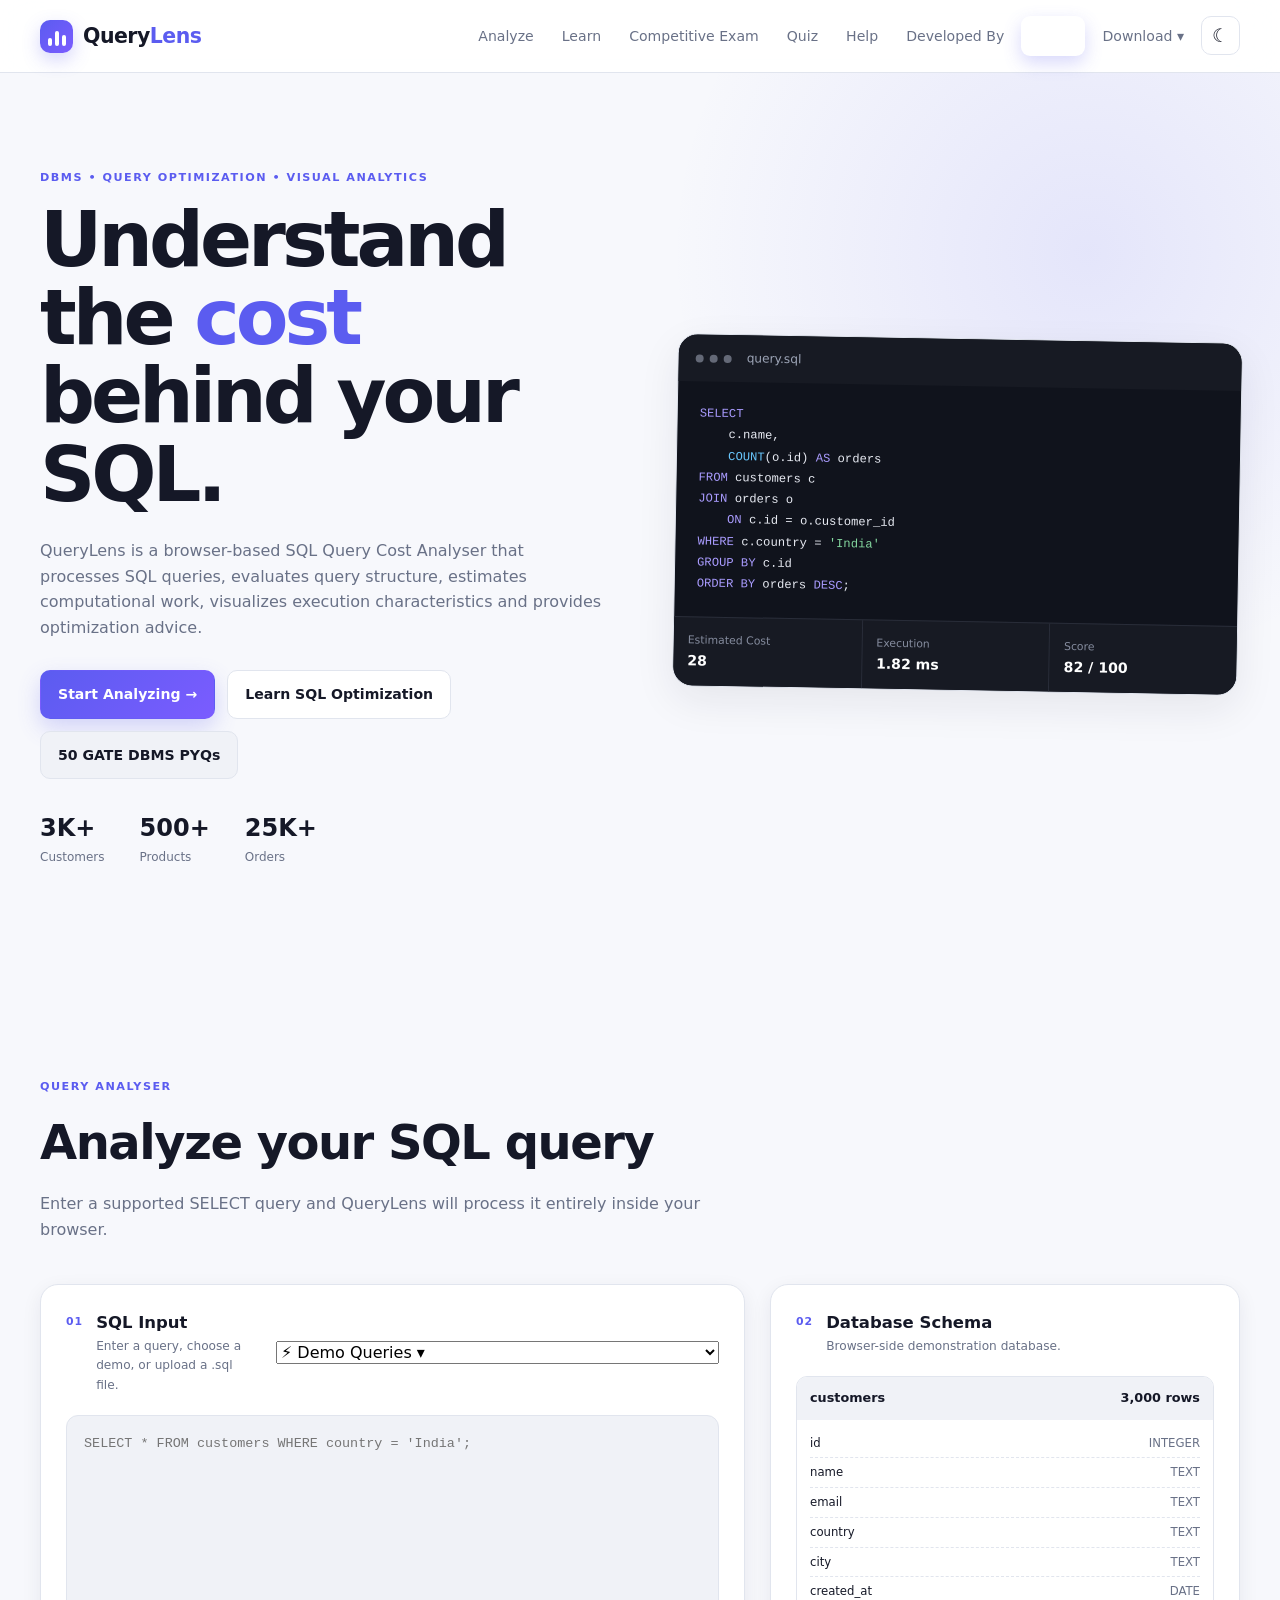
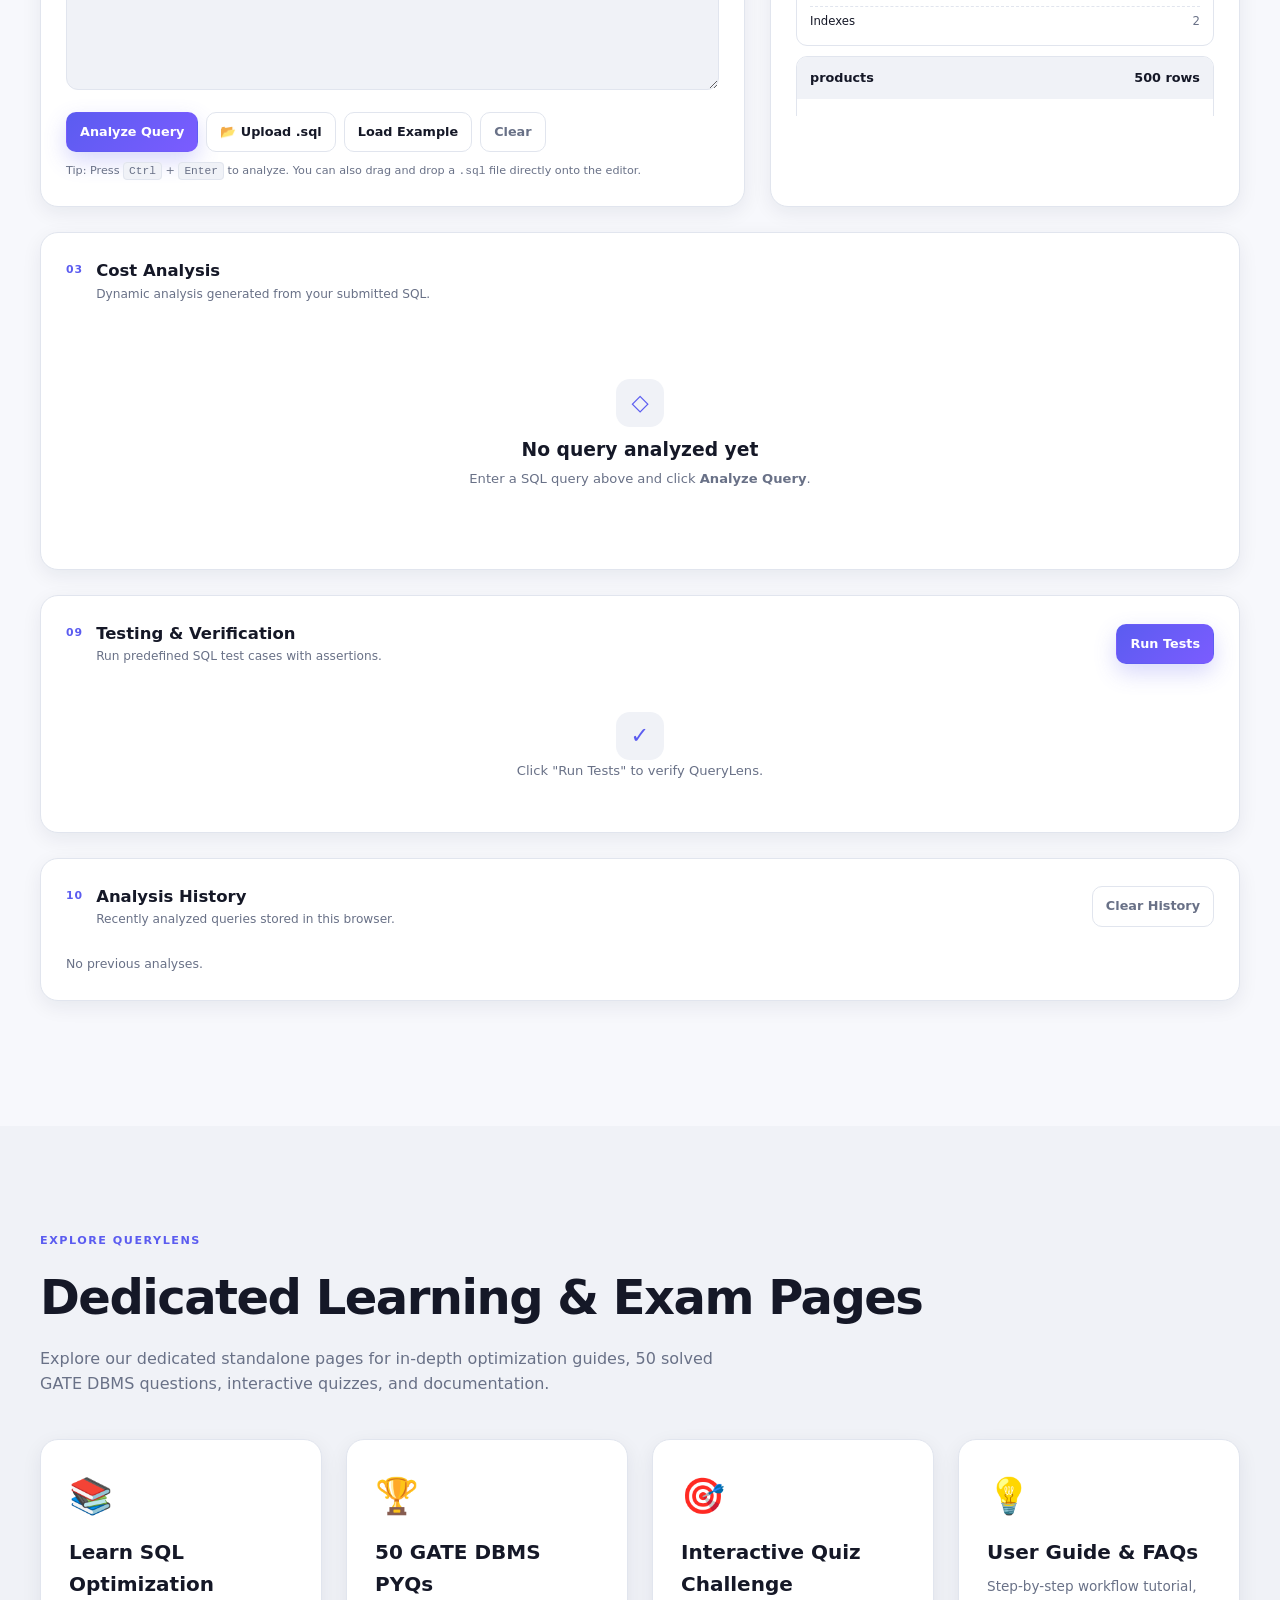
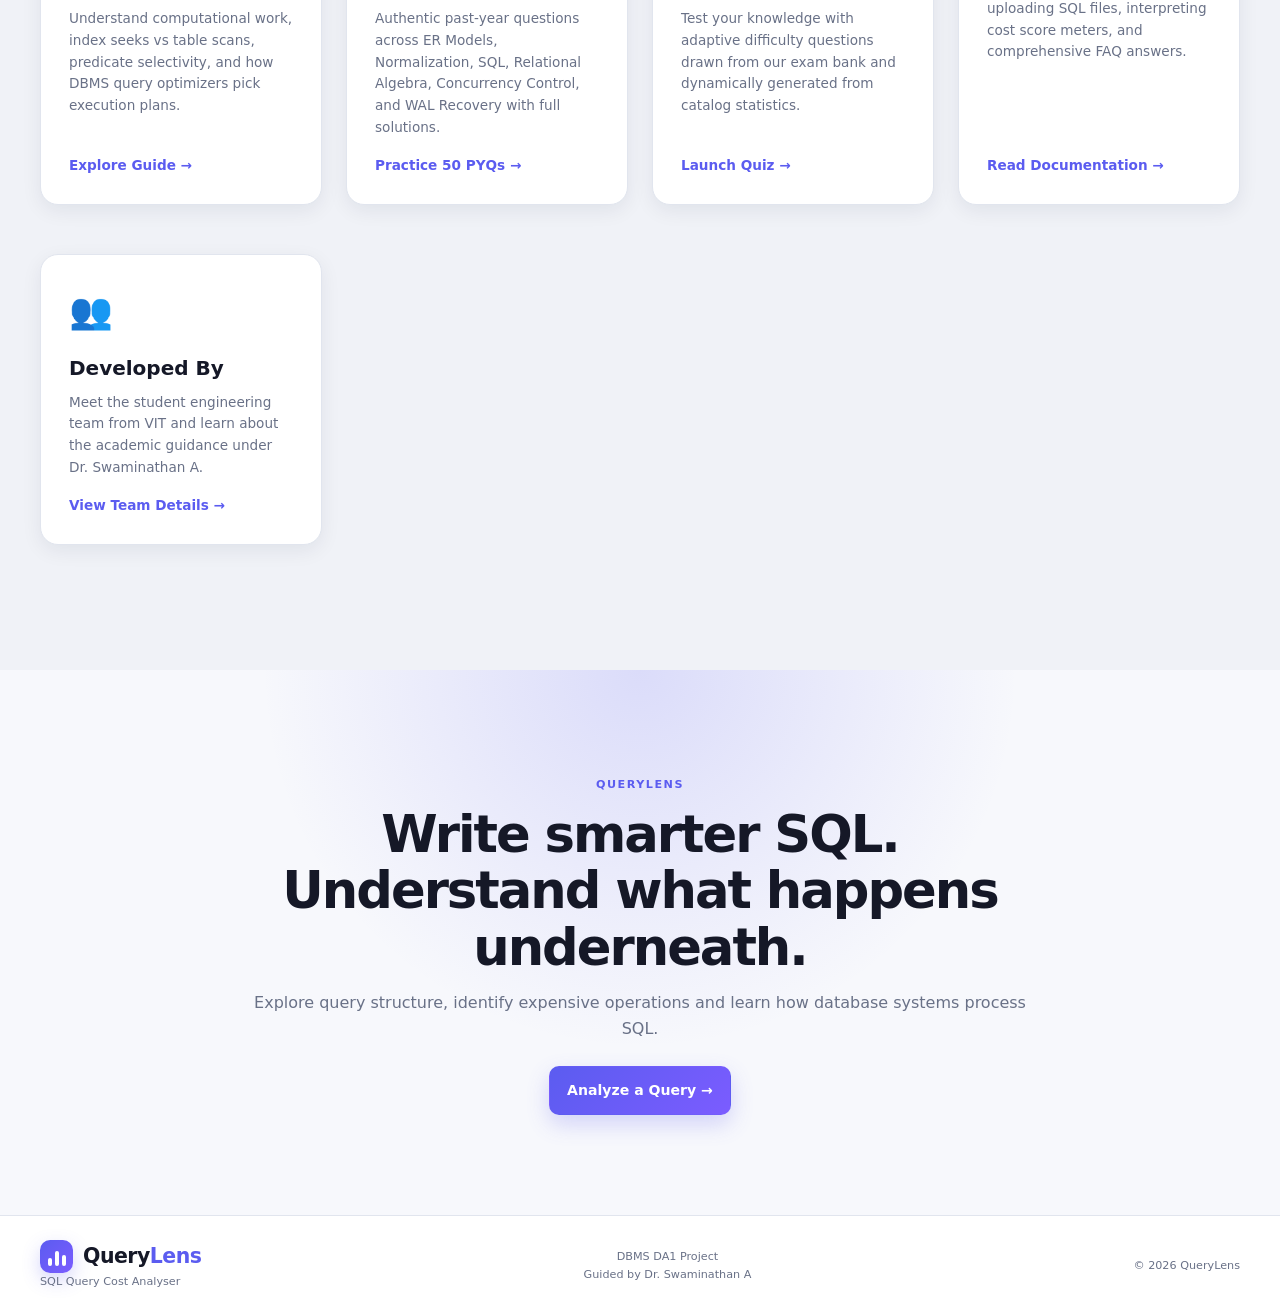
<file: index.html>
<!DOCTYPE html>
<html lang="en">
<head>
<meta charset="UTF-8">
<meta name="viewport" content="width=device-width, initial-scale=1.0">
<title>QueryLens | SQL Query Cost Analyser</title>
<link rel="stylesheet" href="style.css">
</head>

<body>

<header class="navbar">
  <div class="nav-container">

    <a href="index.html" class="logo">
      <span class="logo-mark">
        <i></i><i></i><i></i>
      </span>
      <span class="logo-text">Query<span>Lens</span></span>
    </a>

    <nav class="nav-links">
      <a href="index.html" class="active">Analyze</a>
      <a href="learn.html">Learn</a>
      <a href="exam.html">Competitive Exam</a>
      <a href="quiz.html">Quiz</a>
      <a href="help.html">Help</a>
      <a href="developed.html">Developed By</a>

      <a href="quiz.html" class="nav-button quiz-nav-btn" id="quizBtn" type="button">QUIZ</a>

      <div class="download-wrapper">
        <button class="nav-button" id="downloadBtn" type="button">Download ▾</button>

        <div class="download-menu" id="downloadMenu">
          <button id="downloadText" type="button">Text Report</button>
          <button id="downloadDoc" type="button">Document Report</button>
          <button id="downloadJson" type="button">JSON Report</button>
          <button id="downloadPdf" type="button">Print / Save PDF</button>
        </div>
      </div>

      <button class="theme-toggle" id="themeToggle" type="button" title="Toggle Day/Night Mode">
        <span id="themeIcon">☾</span>
      </button>
    </nav>

    <button class="mobile-menu" id="mobileMenu" type="button">☰</button>

  </div>
</header>


<main id="top">

<!-- ================= HERO ================= -->

<section class="hero">

  <div class="hero-container">

    <div class="hero-content">

      <span class="eyebrow">DBMS • QUERY OPTIMIZATION • VISUAL ANALYTICS</span>

      <h1>
        Understand the
        <span>cost</span>
        behind your SQL.
      </h1>

      <p>
        QueryLens is a browser-based SQL Query Cost Analyser that processes
        SQL queries, evaluates query structure, estimates computational work,
        visualizes execution characteristics and provides optimization advice.
      </p>

      <div class="hero-actions">
        <a href="#analyser" class="primary-button">Start Analyzing →</a>
        <a href="learn.html" class="secondary-button">Learn SQL Optimization</a>
        <a href="exam.html" class="secondary-button" style="background: var(--surface2); border: 1px solid var(--border);">50 GATE DBMS PYQs</a>
      </div>

      <div class="hero-stats">
        <div class="hero-stat">
          <strong>3K+</strong>
          <span>Customers</span>
        </div>

        <div class="hero-stat">
          <strong>500+</strong>
          <span>Products</span>
        </div>

        <div class="hero-stat">
          <strong>25K+</strong>
          <span>Orders</span>
        </div>
      </div>

    </div>


    <div class="hero-visual">

      <div class="code-window">

        <div class="window-header">
          <div class="window-dots">
            <span></span>
            <span></span>
            <span></span>
          </div>
          <span>query.sql</span>
        </div>

        <div class="code-content">

<pre><code><span class="code-keyword">SELECT</span>
    c.name,
    <span class="code-function">COUNT</span>(o.id) <span class="code-keyword">AS</span> orders
<span class="code-keyword">FROM</span> customers c
<span class="code-keyword">JOIN</span> orders o
    <span class="code-keyword">ON</span> c.id = o.customer_id
<span class="code-keyword">WHERE</span> c.country = <span class="code-string">'India'</span>
<span class="code-keyword">GROUP BY</span> c.id
<span class="code-keyword">ORDER BY</span> orders <span class="code-keyword">DESC</span>;</code></pre>

        </div>

        <div class="code-result">
          <div>
            <span>Estimated Cost</span>
            <strong>28</strong>
          </div>

          <div>
            <span>Execution</span>
            <strong>1.82 ms</strong>
          </div>

          <div>
            <span>Score</span>
            <strong>82 / 100</strong>
          </div>
        </div>

      </div>

    </div>

  </div>

</section>


<!-- ================= ANALYSER ================= -->

<section id="analyser" class="section">

  <div class="section-heading">
    <div>
      <span class="eyebrow">QUERY ANALYSER</span>
      <h2>Analyze your SQL query</h2>
      <p>
        Enter a supported SELECT query and QueryLens will process it
        entirely inside your browser.
      </p>
    </div>
  </div>


  <div class="analysis-grid">

    <!-- INPUT -->

    <div class="panel">

      <div class="panel-header">
        <div class="panel-title">
          <span class="panel-number">01</span>

          <div>
            <h3>SQL Input</h3>
            <p>Enter a query, choose a demo, or upload a .sql file.</p>
          </div>
        </div>

        <div class="demo-select-wrapper">
          <select id="demoQuerySelect" class="demo-select" title="Choose a demo SQL query">
            <option value="" disabled selected>⚡ Demo Queries ▾</option>
          </select>
        </div>
      </div>


      <textarea
        id="sqlInput"
        class="sql-editor"
        spellcheck="false"
        placeholder="SELECT * FROM customers WHERE country = 'India';"
      ></textarea>

      <div id="fileUploadInfo" class="file-info-badge hidden">
        <span class="file-info-icon">📄</span>
        <span id="fileInfoText" class="file-info-text"></span>
        <button id="removeFileBtn" class="file-info-remove" type="button" title="Remove uploaded file">✕</button>
      </div>


      <div class="editor-actions">

        <button class="primary-button small" id="analyzeBtn" type="button">
          Analyze Query
        </button>

        <label class="secondary-button small file-upload-btn" for="sqlFileInput" title="Upload a .sql file to estimate cost">
          <span>📂 Upload .sql</span>
          <input type="file" id="sqlFileInput" accept=".sql,.txt" style="display:none;" />
        </label>

        <button class="secondary-button small" id="exampleBtn" type="button">
          Load Example
        </button>

        <button class="ghost-button small" id="clearBtn" type="button">
          Clear
        </button>

      </div>


      <div class="shortcut-hint">
        Tip: Press <kbd>Ctrl</kbd> + <kbd>Enter</kbd> to analyze. You can also drag and drop a <code>.sql</code> file directly onto the editor.
      </div>

      <div id="errorMessage" class="error-message hidden"></div>

    </div>


    <!-- SCHEMA -->

    <div class="panel">

      <div class="panel-header">

        <div class="panel-title">

          <span class="panel-number">02</span>

          <div>
            <h3>Database Schema</h3>
            <p>Browser-side demonstration database.</p>
          </div>

        </div>

      </div>


      <div id="schemaContainer" class="schema-container"></div>

    </div>

  </div>


  <!-- COST -->

  <div class="panel result-panel">

    <div class="panel-header">

      <div class="panel-title">

        <span class="panel-number">03</span>

        <div>
          <h3>Cost Analysis</h3>
          <p>Dynamic analysis generated from your submitted SQL.</p>
        </div>

      </div>

    </div>


    <div id="emptyAnalysis" class="empty-state">

      <div class="empty-icon">◇</div>

      <h3>No query analyzed yet</h3>

      <p>
        Enter a SQL query above and click
        <strong>Analyze Query</strong>.
      </p>

    </div>


    <div id="analysisContent" class="hidden">

      <!-- SCORE -->

      <div class="score-section">

        <div class="score-circle" id="scoreCircle">

          <div class="score-inner">
            <strong id="scoreValue">--</strong>
            <span>/ 100</span>
          </div>

        </div>


        <div class="score-description">

          <span class="eyebrow">QUERY SCORE</span>

          <h3 id="scoreCategory">--</h3>

          <p id="scoreDescription">--</p>

        </div>

      </div>


      <!-- METRICS -->

      <div class="metrics-grid">

        <div class="metric-card">
          <span class="metric-label">Estimated Cost</span>
          <strong id="estimatedCost">--</strong>
          <span class="metric-unit">cost units</span>
        </div>

        <div class="metric-card">
          <span class="metric-label">Execution Time</span>
          <strong id="executionTime">--</strong>
          <span class="metric-unit">milliseconds</span>
        </div>

        <div class="metric-card">
          <span class="metric-label">Rows Returned</span>
          <strong id="rowsReturned">--</strong>
          <span class="metric-unit">rows</span>
        </div>

        <div class="metric-card">
          <span class="metric-label">Full Scans</span>
          <strong id="fullScans">--</strong>
          <span class="metric-unit">operations</span>
        </div>

        <div class="metric-card">
          <span class="metric-label">Estimated Rows</span>
          <strong id="estimatedRows">--</strong>
          <span class="metric-unit">after filtering</span>
        </div>

        <div class="metric-card">
          <span class="metric-label">Selectivity</span>
          <strong id="selectivityValue">--</strong>
          <span class="metric-unit">rows surviving</span>
        </div>

        <div class="metric-card">
          <span class="metric-label">Index Used</span>
          <strong id="indexUsed">--</strong>
          <span class="metric-unit">leading column</span>
        </div>

      </div>


      <!-- EXECUTION PLAN -->

      <div class="subsection">

        <div class="subsection-heading">

          <div class="panel-title">

            <span class="panel-number">04</span>

            <div>
              <h3>Execution Plan</h3>
              <p>
                Browser-generated plan showing how QueryLens interprets
                the SQL structure.
              </p>
            </div>

          </div>

        </div>

        <div id="executionPlan" class="execution-plan"></div>

      </div>


      <!-- PLAN METRICS -->

      <div class="subsection">

        <div class="subsection-heading">

          <div class="panel-title">

            <span class="panel-number">05</span>

            <div>
              <h3>Query Plan Metrics</h3>
              <p>Detected operations contributing to estimated work.</p>
            </div>

          </div>

        </div>


        <div class="plan-metrics-grid">

          <div class="plan-metric">
            <span>Full Scans</span>
            <strong id="planFullScans">0</strong>
          </div>

          <div class="plan-metric">
            <span>Index Searches</span>
            <strong id="indexSearches">0</strong>
          </div>

          <div class="plan-metric">
            <span>Temporary Structures</span>
            <strong id="temporaryStructures">0</strong>
          </div>

          <div class="plan-metric">
            <span>Joins</span>
            <strong id="joinCount">0</strong>
          </div>

        </div>

      </div>


      <!-- VISUALIZATION -->

      <div class="subsection">

        <div class="subsection-heading">

          <div class="panel-title">

            <span class="panel-number">06</span>

            <div>
              <h3>Cost Visualization</h3>
              <p>Share of the estimated cost contributed by each operator.</p>
            </div>

          </div>

        </div>

        <div id="costVisualization" class="cost-visualization"></div>

      </div>


      <!-- RECOMMENDATIONS -->

      <div class="subsection">

        <div class="subsection-heading">

          <div class="panel-title">

            <span class="panel-number">07</span>

            <div>
              <h3>Optimization Advisor</h3>
              <p>Recommendations generated from the SQL structure.</p>
            </div>

          </div>

        </div>

        <div id="recommendations" class="recommendations"></div>

      </div>


      <!-- REWRITE SUGGESTIONS -->

      <div class="subsection">

        <div class="subsection-heading">

          <div class="panel-title">

            <span class="panel-number">07b</span>

            <div>
              <h3>Suggested Rewrites</h3>
              <p>
                Copy-ready SQL and DDL generated from the detected issues.
                These are suggestions to run against a real database —
                QueryLens does not execute them.
              </p>
            </div>

          </div>

        </div>

        <div id="rewriteSuggestions" class="rewrite-list"></div>

      </div>


      <!-- RESULTS -->

      <div class="subsection">

        <div class="subsection-heading">

          <div class="panel-title">

            <span class="panel-number">08</span>

            <div>
              <h3>Query Result</h3>
              <p>Results dynamically generated from the browser-side dataset.</p>
            </div>

          </div>

        </div>

        <div id="resultTable" class="result-table-wrapper"></div>

      </div>

    </div>

  </div>


  <!-- TESTING -->

  <div class="panel">

    <div class="panel-header">

      <div class="panel-title">

        <span class="panel-number">09</span>

        <div>
          <h3>Testing &amp; Verification</h3>
          <p>Run predefined SQL test cases with assertions.</p>
        </div>

      </div>

      <button class="primary-button small" id="runTestsBtn" type="button">
        Run Tests
      </button>

    </div>


    <div id="testResults" class="test-results">

      <div class="empty-state compact">
        <div class="empty-icon">✓</div>
        <p>Click "Run Tests" to verify QueryLens.</p>
      </div>

    </div>

  </div>


  <!-- HISTORY -->

  <div class="panel">

    <div class="panel-header">

      <div class="panel-title">

        <span class="panel-number">10</span>

        <div>
          <h3>Analysis History</h3>
          <p>Recently analyzed queries stored in this browser.</p>
        </div>

      </div>

      <button class="ghost-button small" id="clearHistoryBtn" type="button">
        Clear History
      </button>

    </div>


    <div id="historyContainer" class="history-container"></div>

  </div>

</section>


<!-- ================= EXPLORE MODULES ================= -->

<section class="section light-section">

  <div class="section-heading">
    <div>
      <span class="eyebrow">EXPLORE QUERYLENS</span>
      <h2>Dedicated Learning &amp; Exam Pages</h2>
      <p>Explore our dedicated standalone pages for in-depth optimization guides, 50 solved GATE DBMS questions, interactive quizzes, and documentation.</p>
    </div>
  </div>

  <div style="width: min(1200px, 100%); margin: auto; display: grid; grid-template-columns: repeat(auto-fit, minmax(280px, 1fr)); gap: 24px;">

    <a href="learn.html" class="panel" style="padding: 28px; text-decoration: none; transition: transform 0.2s, box-shadow 0.2s; display: flex; flex-direction: column;">
      <div style="font-size: 2.2rem; margin-bottom: 12px;">📚</div>
      <h3 style="font-size: 1.25rem; margin-bottom: 8px;">Learn SQL Optimization</h3>
      <p style="color: var(--muted); font-size: 0.85rem; line-height: 1.6; flex: 1;">
        Understand computational work, index seeks vs table scans, predicate selectivity, and how DBMS query optimizers pick execution plans.
      </p>
      <span style="color: var(--primary); font-weight: 700; font-size: 0.85rem; margin-top: 16px;">Explore Guide →</span>
    </a>

    <a href="exam.html" class="panel" style="padding: 28px; text-decoration: none; transition: transform 0.2s, box-shadow 0.2s; display: flex; flex-direction: column;">
      <div style="font-size: 2.2rem; margin-bottom: 12px;">🏆</div>
      <h3 style="font-size: 1.25rem; margin-bottom: 8px;">50 GATE DBMS PYQs</h3>
      <p style="color: var(--muted); font-size: 0.85rem; line-height: 1.6; flex: 1;">
        Authentic past-year questions across ER Models, Normalization, SQL, Relational Algebra, Concurrency Control, and WAL Recovery with full solutions.
      </p>
      <span style="color: var(--primary); font-weight: 700; font-size: 0.85rem; margin-top: 16px;">Practice 50 PYQs →</span>
    </a>

    <a href="quiz.html" class="panel" style="padding: 28px; text-decoration: none; transition: transform 0.2s, box-shadow 0.2s; display: flex; flex-direction: column;">
      <div style="font-size: 2.2rem; margin-bottom: 12px;">🎯</div>
      <h3 style="font-size: 1.25rem; margin-bottom: 8px;">Interactive Quiz Challenge</h3>
      <p style="color: var(--muted); font-size: 0.85rem; line-height: 1.6; flex: 1;">
        Test your knowledge with adaptive difficulty questions drawn from our exam bank and dynamically generated from catalog statistics.
      </p>
      <span style="color: var(--primary); font-weight: 700; font-size: 0.85rem; margin-top: 16px;">Launch Quiz →</span>
    </a>

    <a href="help.html" class="panel" style="padding: 28px; text-decoration: none; transition: transform 0.2s, box-shadow 0.2s; display: flex; flex-direction: column;">
      <div style="font-size: 2.2rem; margin-bottom: 12px;">💡</div>
      <h3 style="font-size: 1.25rem; margin-bottom: 8px;">User Guide &amp; FAQs</h3>
      <p style="color: var(--muted); font-size: 0.85rem; line-height: 1.6; flex: 1;">
        Step-by-step workflow tutorial, uploading SQL files, interpreting cost score meters, and comprehensive FAQ answers.
      </p>
      <span style="color: var(--primary); font-weight: 700; font-size: 0.85rem; margin-top: 16px;">Read Documentation →</span>
    </a>

    <a href="developed.html" class="panel" style="padding: 28px; text-decoration: none; transition: transform 0.2s, box-shadow 0.2s; display: flex; flex-direction: column;">
      <div style="font-size: 2.2rem; margin-bottom: 12px;">👥</div>
      <h3 style="font-size: 1.25rem; margin-bottom: 8px;">Developed By</h3>
      <p style="color: var(--muted); font-size: 0.85rem; line-height: 1.6; flex: 1;">
        Meet the student engineering team from VIT and learn about the academic guidance under Dr. Swaminathan A.
      </p>
      <span style="color: var(--primary); font-weight: 700; font-size: 0.85rem; margin-top: 16px;">View Team Details →</span>
    </a>

  </div>

</section>

<!-- ================= FINAL ================= -->

<section class="final-section">

  <div class="final-content">

    <span class="eyebrow">QUERYLENS</span>

    <h2>
      Write smarter SQL.
      Understand what happens underneath.
    </h2>

    <p>
      Explore query structure, identify expensive operations and learn
      how database systems process SQL.
    </p>

    <a href="#analyser" class="primary-button">
      Analyze a Query →
    </a>

  </div>

</section>

</main>


<!-- ================= QUIZ MODAL ================= -->

<div class="quiz-modal" id="quizModal">

  <div class="quiz-dialog">

    <button class="quiz-close" id="quizCloseBtn" type="button">✕</button>


    <!-- SETUP -->

    <div id="quizSetup">

      <span class="eyebrow">QUIZ</span>

      <h3>Configure your quiz</h3>

      <p>Select the number of questions and a difficulty level.</p>


      <label class="quiz-field">
        <span>Number of questions</span>
        <input type="number" id="quizCount" min="1" max="25" value="5" />
      </label>


      <label class="quiz-field">
        <span>Difficulty level</span>
        <select id="quizDifficulty">
          <option value="easy">Easy</option>
          <option value="medium" selected>Medium</option>
          <option value="hard">Hard</option>
        </select>
      </label>


      <button class="primary-button" id="quizStartBtn" type="button">Begin Quiz</button>

    </div>


    <!-- PLAY -->

    <div id="quizPlay" class="hidden">

      <div class="quiz-progress" id="quizProgress"></div>

      <h3 id="quizQuestion"></h3>

      <span class="exam-tag" id="quizTag"></span>


      <div id="quizOptions" class="quiz-options"></div>

      <div id="quizFeedback" class="quiz-feedback hidden"></div>


      <button class="primary-button small hidden" id="quizNextBtn" type="button">
        Next Question
      </button>

    </div>


    <!-- SUMMARY -->

    <div id="quizSummary" class="hidden"></div>

  </div>

</div>


<!-- ================= FOOTER ================= -->

<footer class="footer">

  <div class="footer-container">

    <div class="footer-brand">

      <div class="logo">
        <span class="logo-mark">
          <i></i><i></i><i></i>
        </span>

        <span class="logo-text">
          Query<span>Lens</span>
        </span>
      </div>

      <p>SQL Query Cost Analyser</p>

    </div>


    <div class="footer-info">
      <p>DBMS DA1 Project</p>
      <p>Guided by Dr. Swaminathan A</p>
    </div>


    <div class="footer-copy">
      <p>© 2026 QueryLens</p>
    </div>

  </div>

</footer>


<script src="cost-model.js"></script>
<script src="exam-bank.js"></script>
<script src="script.js"></script>
<script src="quiz.js"></script>

</body>
</html>
</file>
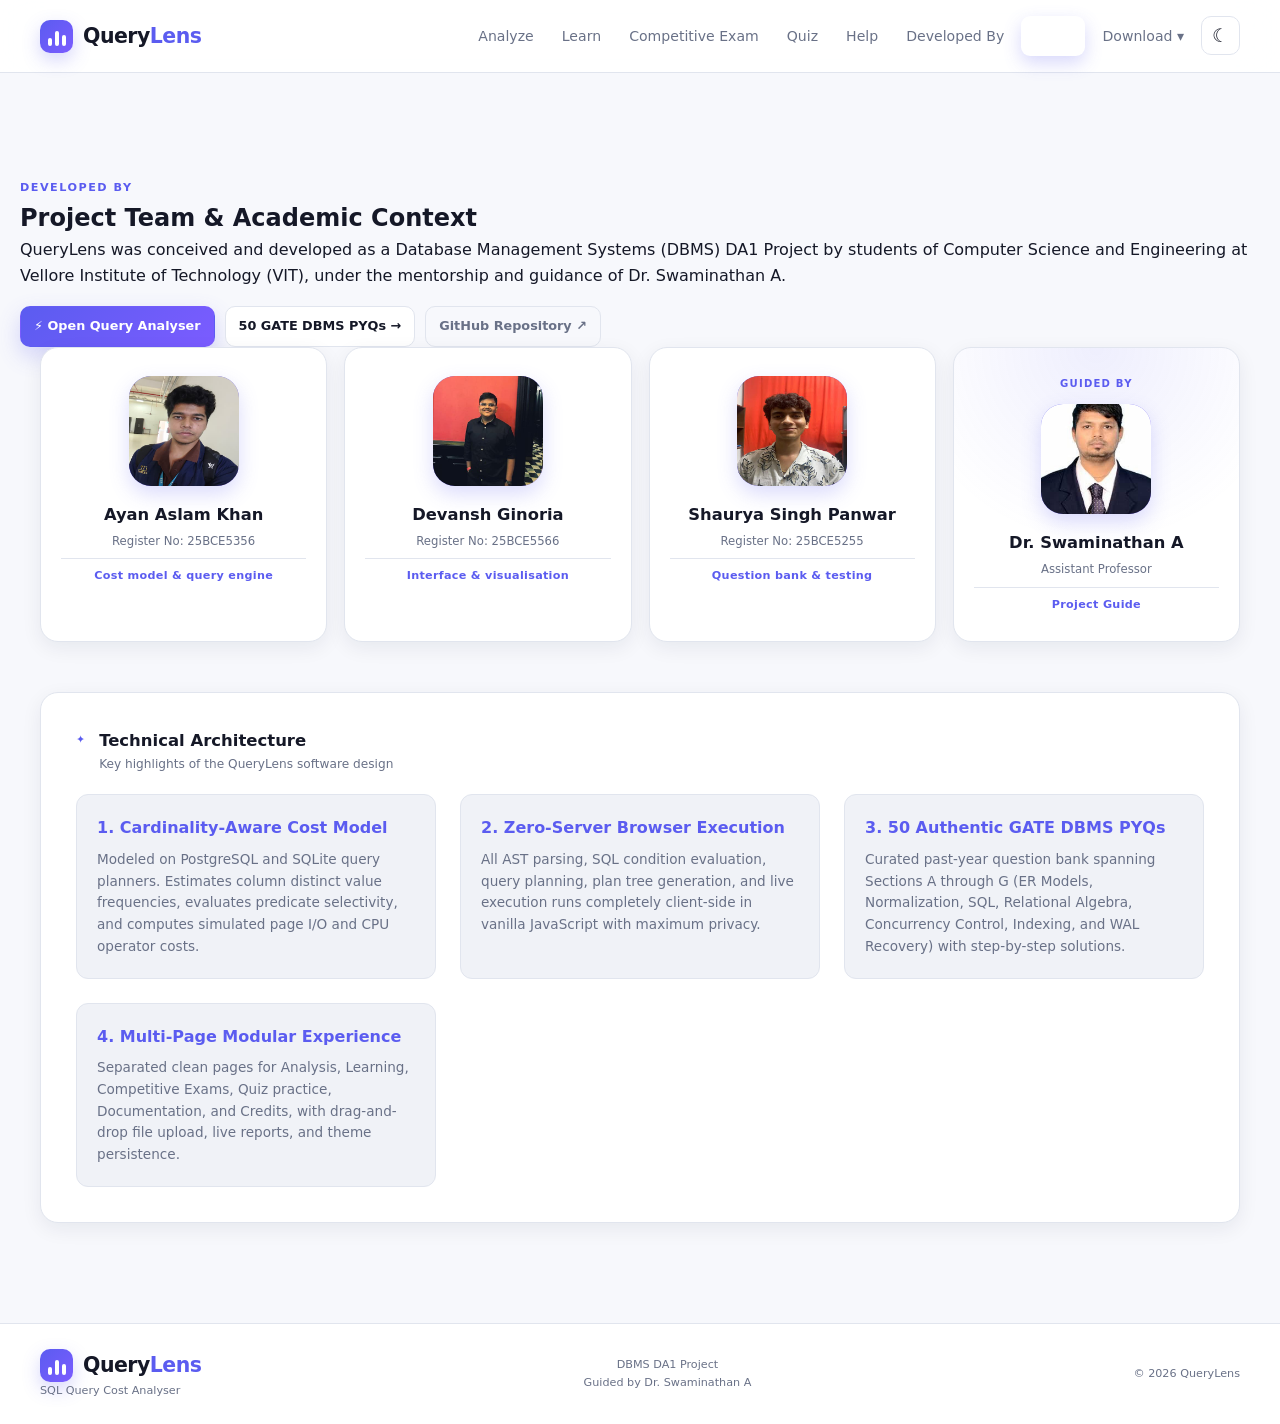
<file: developed.html>
<!DOCTYPE html>
<html lang="en">
<head>
<meta charset="UTF-8">
<meta name="viewport" content="width=device-width, initial-scale=1.0">
<title>Developed By | QueryLens Team</title>
<link rel="stylesheet" href="style.css">
</head>

<body>

<header class="navbar">
  <div class="nav-container">

    <a href="index.html" class="logo">
      <span class="logo-mark">
        <i></i><i></i><i></i>
      </span>
      <span class="logo-text">Query<span>Lens</span></span>
    </a>

    <nav class="nav-links">
      <a href="index.html">Analyze</a>
      <a href="learn.html">Learn</a>
      <a href="exam.html">Competitive Exam</a>
      <a href="quiz.html">Quiz</a>
      <a href="help.html">Help</a>
      <a href="developed.html" class="active">Developed By</a>

      <a href="quiz.html" class="nav-button quiz-nav-btn" id="quizBtn" type="button">QUIZ</a>

      <div class="download-wrapper">
        <button class="nav-button" id="downloadBtn" type="button">Download ▾</button>

        <div class="download-menu" id="downloadMenu">
          <button id="downloadText" type="button">Text Report</button>
          <button id="downloadDoc" type="button">Document Report</button>
          <button id="downloadJson" type="button">JSON Report</button>
          <button id="downloadPdf" type="button">Print / Save PDF</button>
        </div>
      </div>

      <button class="theme-toggle" id="themeToggle" type="button" title="Toggle Day/Night Mode">
        <span id="themeIcon">☾</span>
      </button>
    </nav>

    <button class="mobile-menu" id="mobileMenu" type="button">☰</button>

  </div>
</header>

<main>

<section class="section">

  <div class="page-intro-card">
    <span class="eyebrow">DEVELOPED BY</span>
    <h1>Project Team &amp; Academic Context</h1>
    <p>
      QueryLens was conceived and developed as a Database Management Systems (DBMS) DA1 Project by students of Computer Science and Engineering at Vellore Institute of Technology (VIT), under the mentorship and guidance of Dr. Swaminathan A.
    </p>
    <div style="display: flex; gap: 10px; margin-top: 18px; flex-wrap: wrap;">
      <a href="index.html" class="primary-button small">⚡ Open Query Analyser</a>
      <a href="exam.html" class="secondary-button small">50 GATE DBMS PYQs →</a>
      <a href="https://github.com/ayanaslamkhan2005/sqlquerycostanalyser" target="_blank" class="ghost-button small">GitHub Repository ↗</a>
    </div>
  </div>

  <div class="team-grid">

    <article class="team-card">

      <div class="avatar-wrap">
        <img
          src="images/ayan.jpg"
          alt="Ayan Aslam Khan"
          class="avatar-photo"
          width="400" height="400"
          loading="lazy" />
        <span class="avatar-fallback">AA</span>
      </div>

      <h3>Ayan Aslam Khan</h3>

      <p class="team-reg">Register No: 25BCE5356</p>

      <p class="team-role">Cost model &amp; query engine</p>

    </article>


    <article class="team-card">

      <div class="avatar-wrap">
        <img
          src="images/devansh.jpg"
          alt="Devansh Ginoria"
          class="avatar-photo"
          width="400" height="400"
          loading="lazy" />
        <span class="avatar-fallback">DG</span>
      </div>

      <h3>Devansh Ginoria</h3>

      <p class="team-reg">Register No: 25BCE5566</p>

      <p class="team-role">Interface &amp; visualisation</p>

    </article>


    <article class="team-card">

      <div class="avatar-wrap">
        <img
          src="images/shaurya.jpg"
          alt="Shaurya Singh Panwar"
          class="avatar-photo"
          width="400" height="400"
          loading="lazy" />
        <span class="avatar-fallback">SP</span>
      </div>

      <h3>Shaurya Singh Panwar</h3>

      <p class="team-reg">Register No: 25BCE5255</p>

      <p class="team-role">Question bank &amp; testing</p>

    </article>


    <article class="team-card guide-card">

      <span class="guide-label">GUIDED BY</span>

      <div class="avatar-wrap">
        <img
          src="images/guide.jpg"
          alt="Dr. Swaminathan A"
          class="avatar-photo"
          width="400" height="400"
          loading="lazy" />
        <span class="avatar-fallback">SA</span>
      </div>

      <h3>Dr. Swaminathan A</h3>

      <p class="team-reg">Assistant Professor</p>

      <p class="team-role">Project Guide</p>

    </article>

  </div>


  <!-- PROJECT ARCHITECTURE & DESIGN -->

  <div class="panel" style="width: min(1200px, 100%); margin: 50px auto 0; padding: 35px;">

    <div class="panel-header">
      <div class="panel-title">
        <span class="panel-number">✦</span>
        <div>
          <h3>Technical Architecture</h3>
          <p>Key highlights of the QueryLens software design</p>
        </div>
      </div>
    </div>

    <div style="display: grid; grid-template-columns: repeat(auto-fit, minmax(280px, 1fr)); gap: 24px; margin-top: 20px;">
      <div style="background: var(--surface2); padding: 20px; border-radius: 12px; border: 1px solid var(--border);">
        <h4 style="color: var(--primary); margin-bottom: 8px;">1. Cardinality-Aware Cost Model</h4>
        <p style="font-size: 0.85rem; color: var(--muted); line-height: 1.6;">
          Modeled on PostgreSQL and SQLite query planners. Estimates column distinct value frequencies, evaluates predicate selectivity, and computes simulated page I/O and CPU operator costs.
        </p>
      </div>

      <div style="background: var(--surface2); padding: 20px; border-radius: 12px; border: 1px solid var(--border);">
        <h4 style="color: var(--primary); margin-bottom: 8px;">2. Zero-Server Browser Execution</h4>
        <p style="font-size: 0.85rem; color: var(--muted); line-height: 1.6;">
          All AST parsing, SQL condition evaluation, query planning, plan tree generation, and live execution runs completely client-side in vanilla JavaScript with maximum privacy.
        </p>
      </div>

      <div style="background: var(--surface2); padding: 20px; border-radius: 12px; border: 1px solid var(--border);">
        <h4 style="color: var(--primary); margin-bottom: 8px;">3. 50 Authentic GATE DBMS PYQs</h4>
        <p style="font-size: 0.85rem; color: var(--muted); line-height: 1.6;">
          Curated past-year question bank spanning Sections A through G (ER Models, Normalization, SQL, Relational Algebra, Concurrency Control, Indexing, and WAL Recovery) with step-by-step solutions.
        </p>
      </div>

      <div style="background: var(--surface2); padding: 20px; border-radius: 12px; border: 1px solid var(--border);">
        <h4 style="color: var(--primary); margin-bottom: 8px;">4. Multi-Page Modular Experience</h4>
        <p style="font-size: 0.85rem; color: var(--muted); line-height: 1.6;">
          Separated clean pages for Analysis, Learning, Competitive Exams, Quiz practice, Documentation, and Credits, with drag-and-drop file upload, live reports, and theme persistence.
        </p>
      </div>
    </div>

  </div>

</section>

</main>

<!-- ================= FOOTER ================= -->

<footer class="footer">
  <div class="footer-container">
    <div class="footer-brand">
      <div class="logo">
        <span class="logo-mark"><i></i><i></i><i></i></span>
        <span class="logo-text">Query<span>Lens</span></span>
      </div>
      <p>SQL Query Cost Analyser</p>
    </div>

    <div class="footer-info">
      <p>DBMS DA1 Project</p>
      <p>Guided by Dr. Swaminathan A</p>
    </div>

    <div class="footer-copy">
      <p>© 2026 QueryLens</p>
    </div>
  </div>
</footer>

<script src="cost-model.js"></script>
<script src="script.js"></script>
<script src="quiz.js"></script>

</body>
</html>
</file>
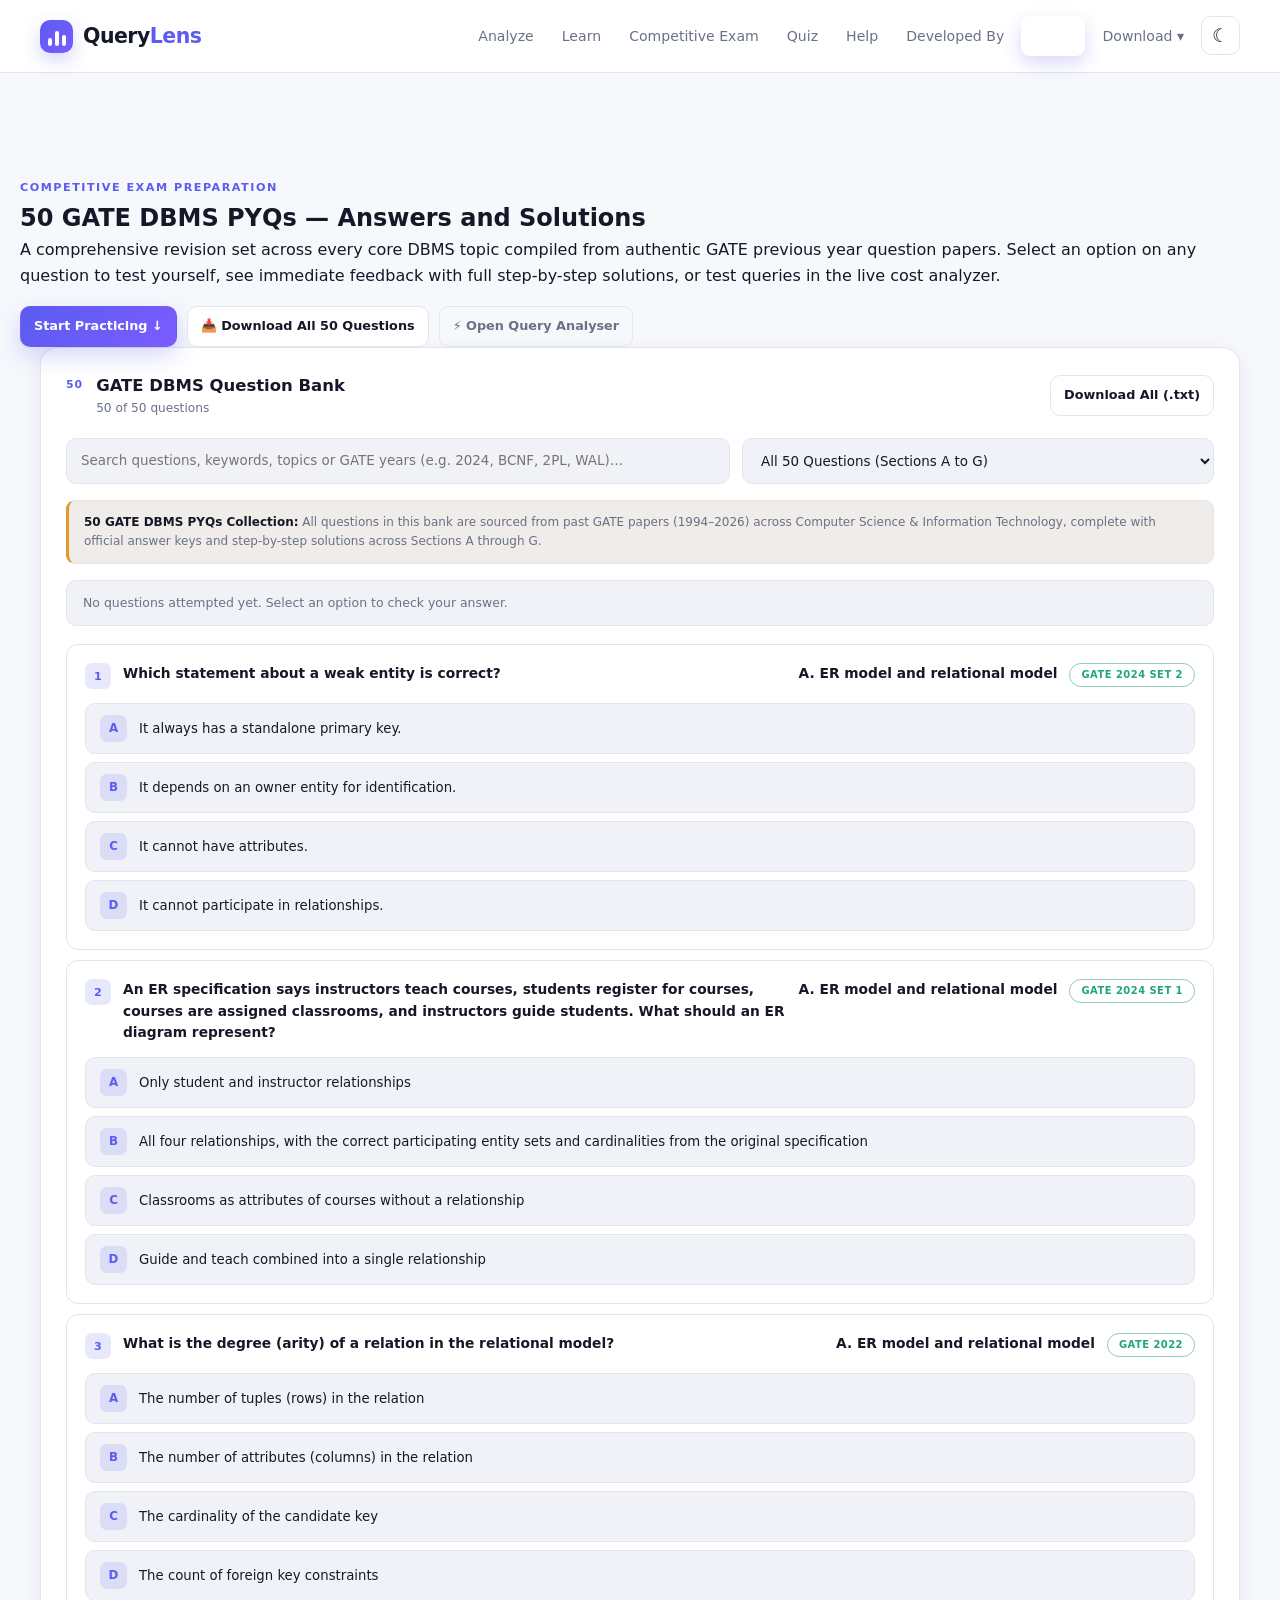
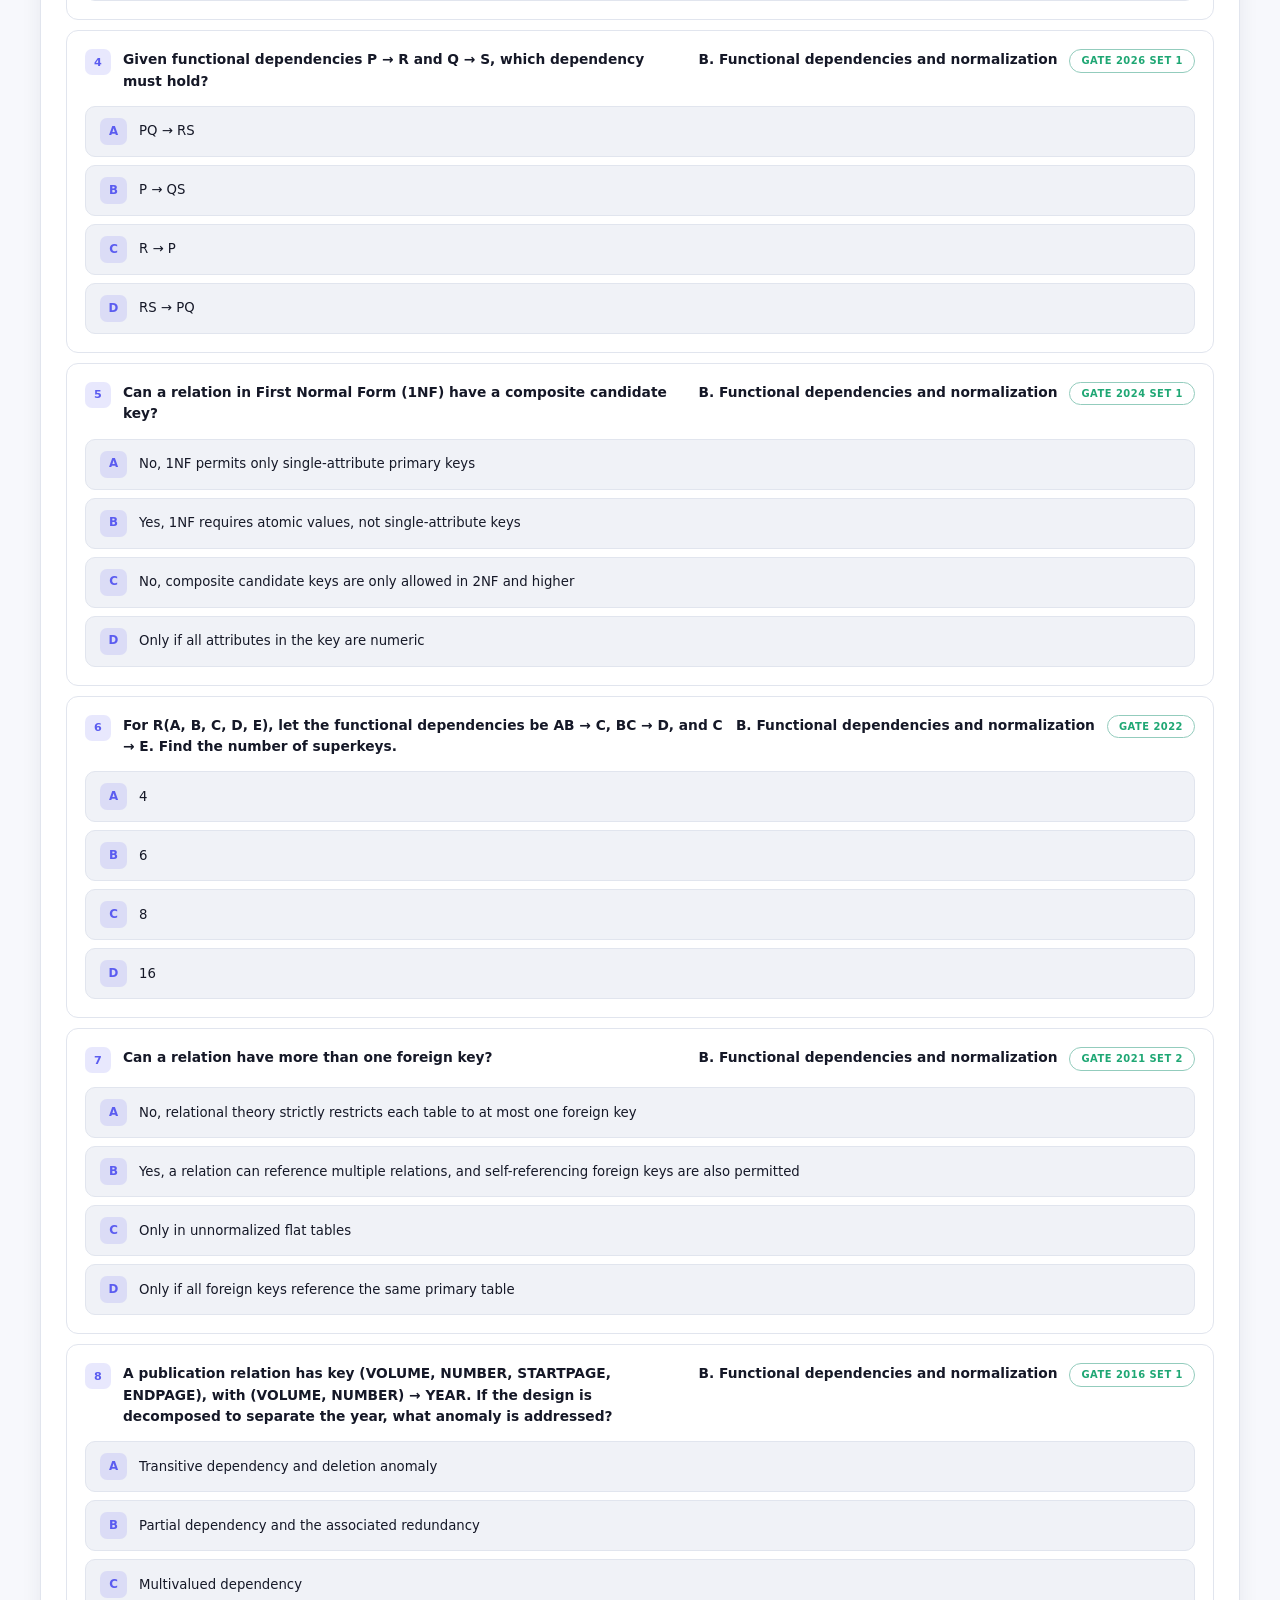
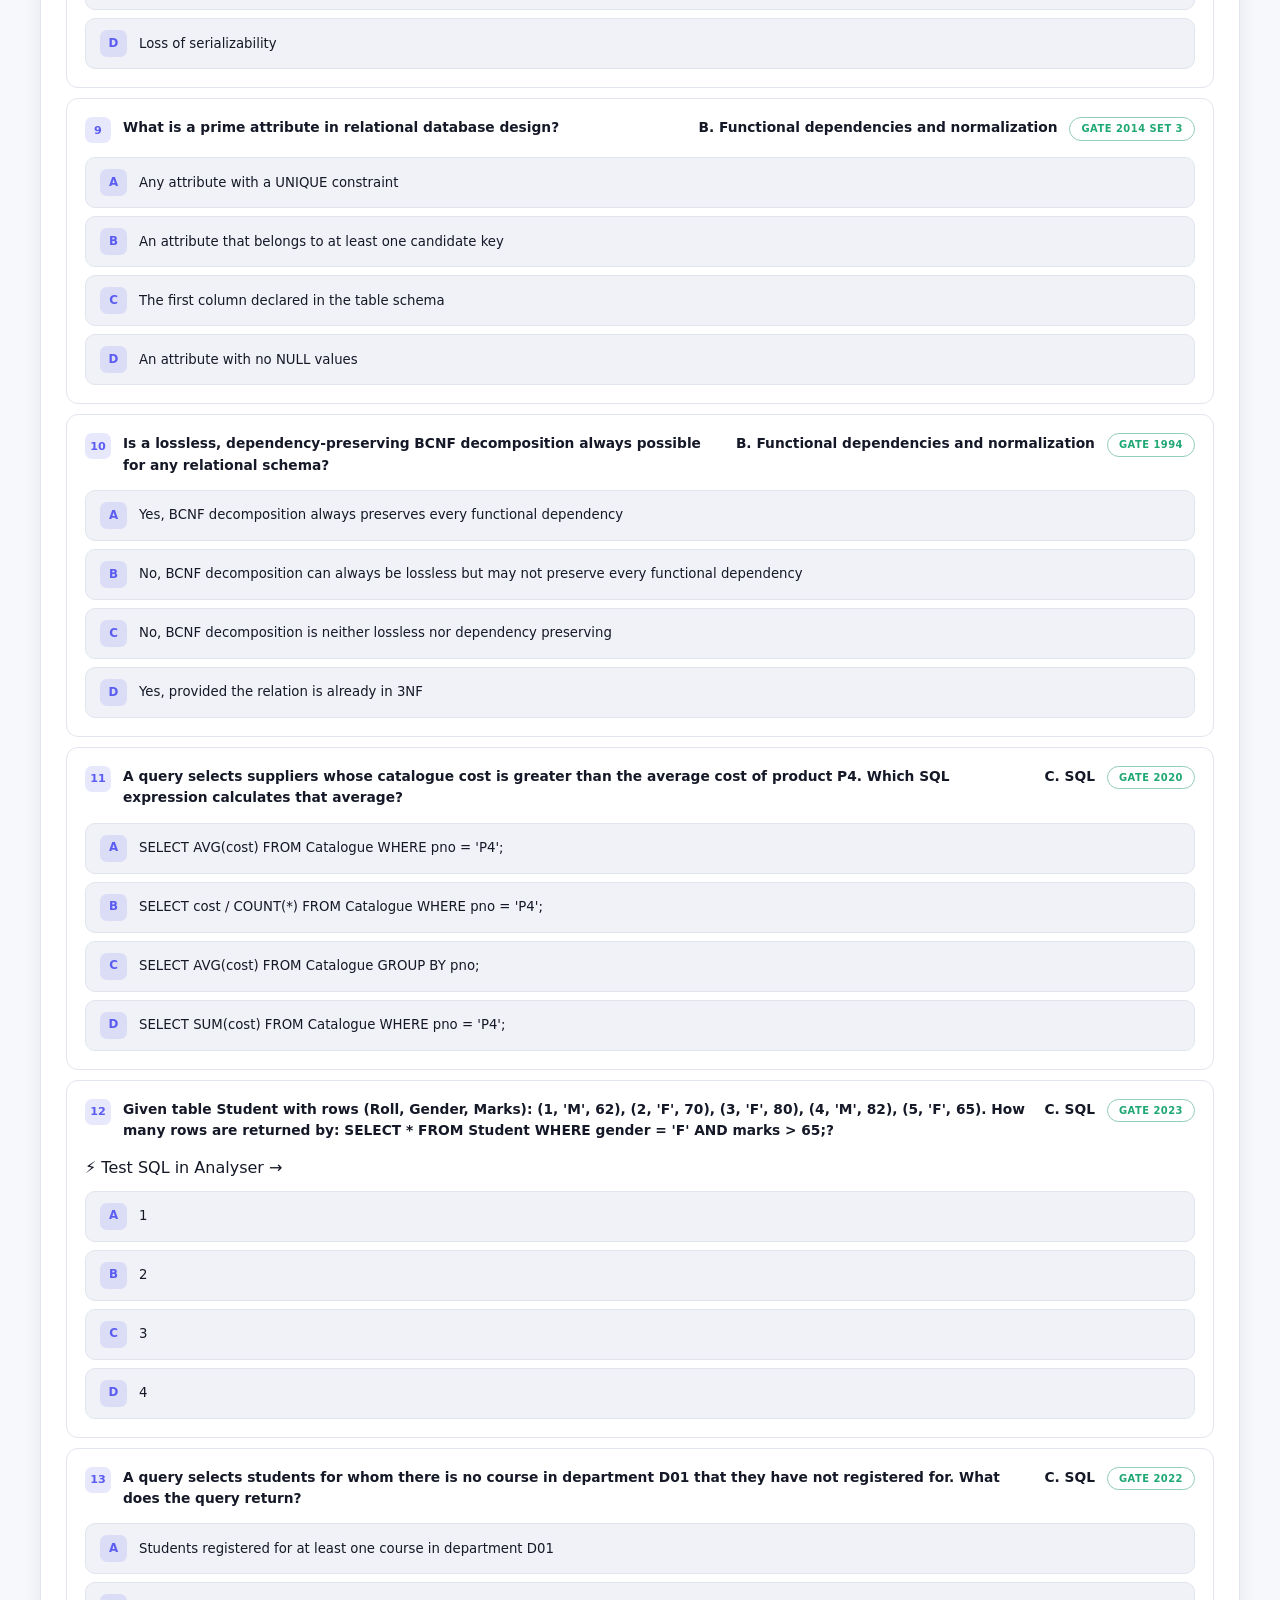
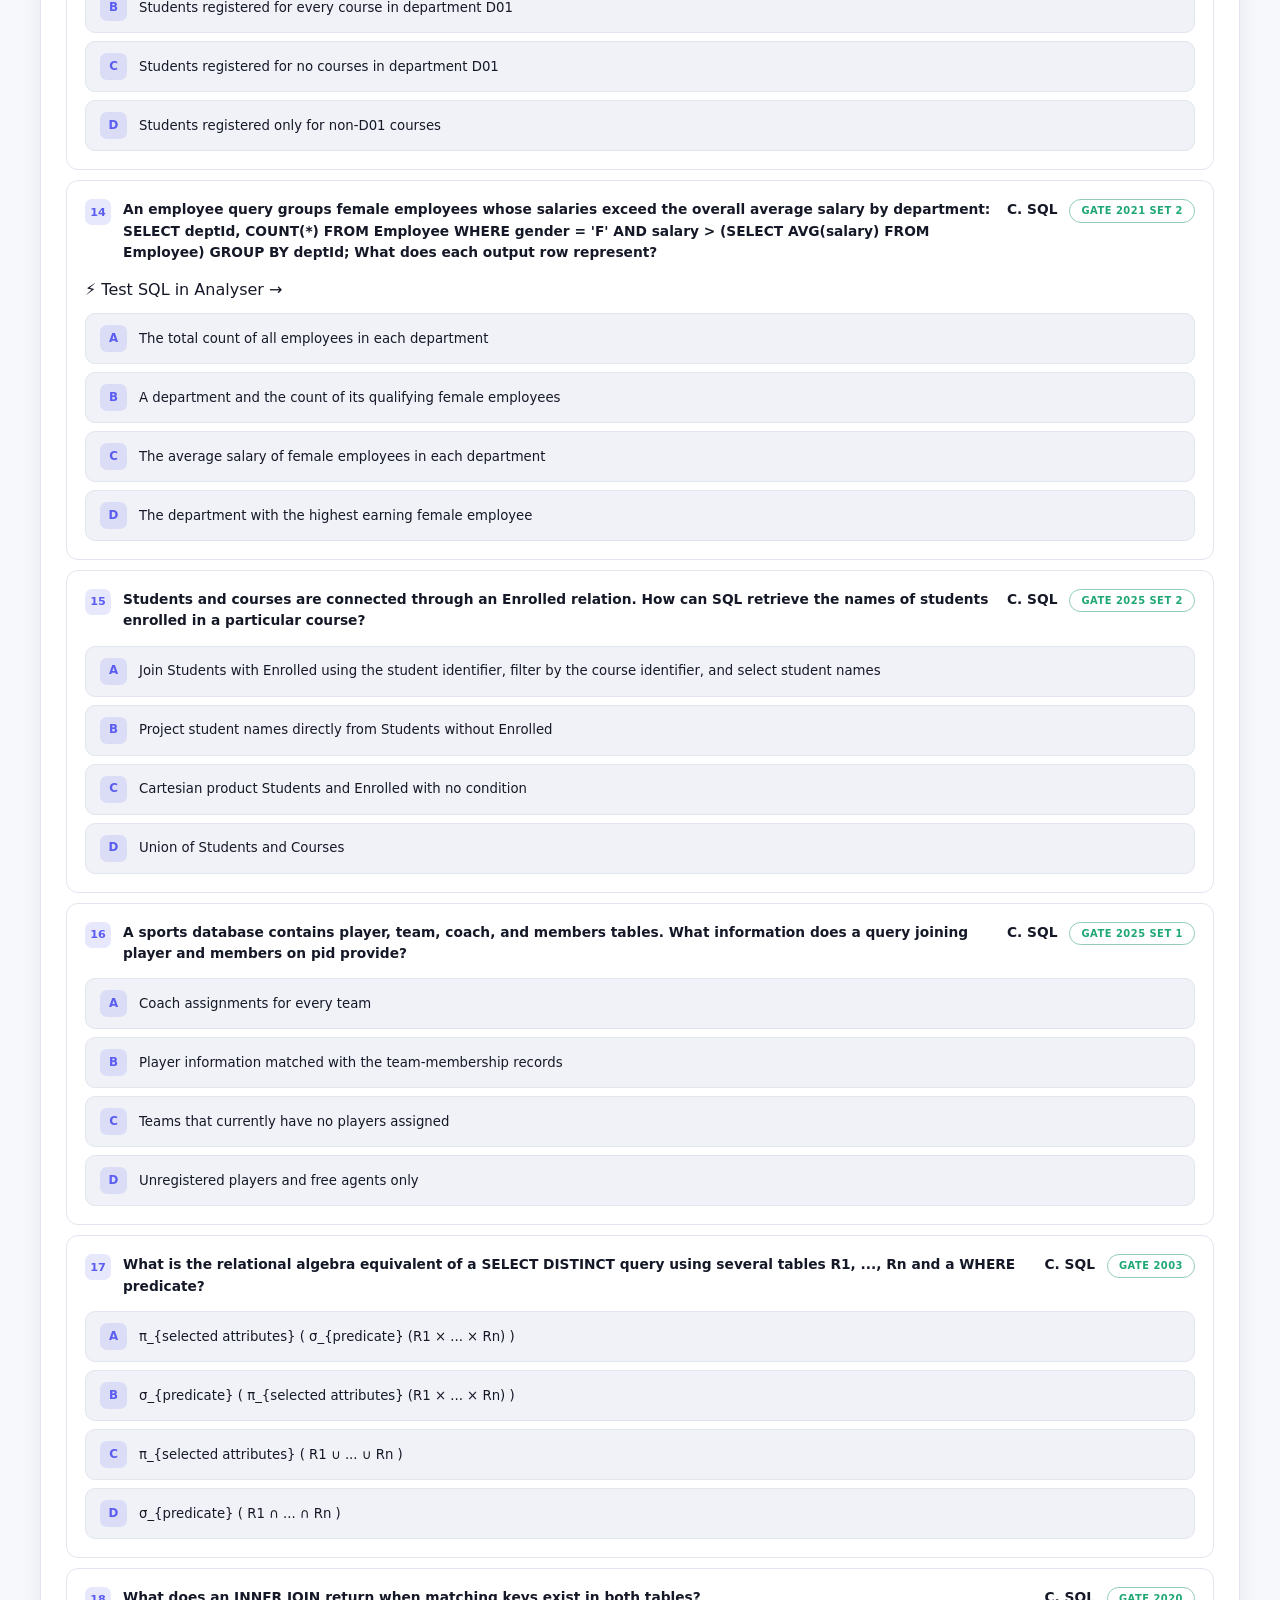
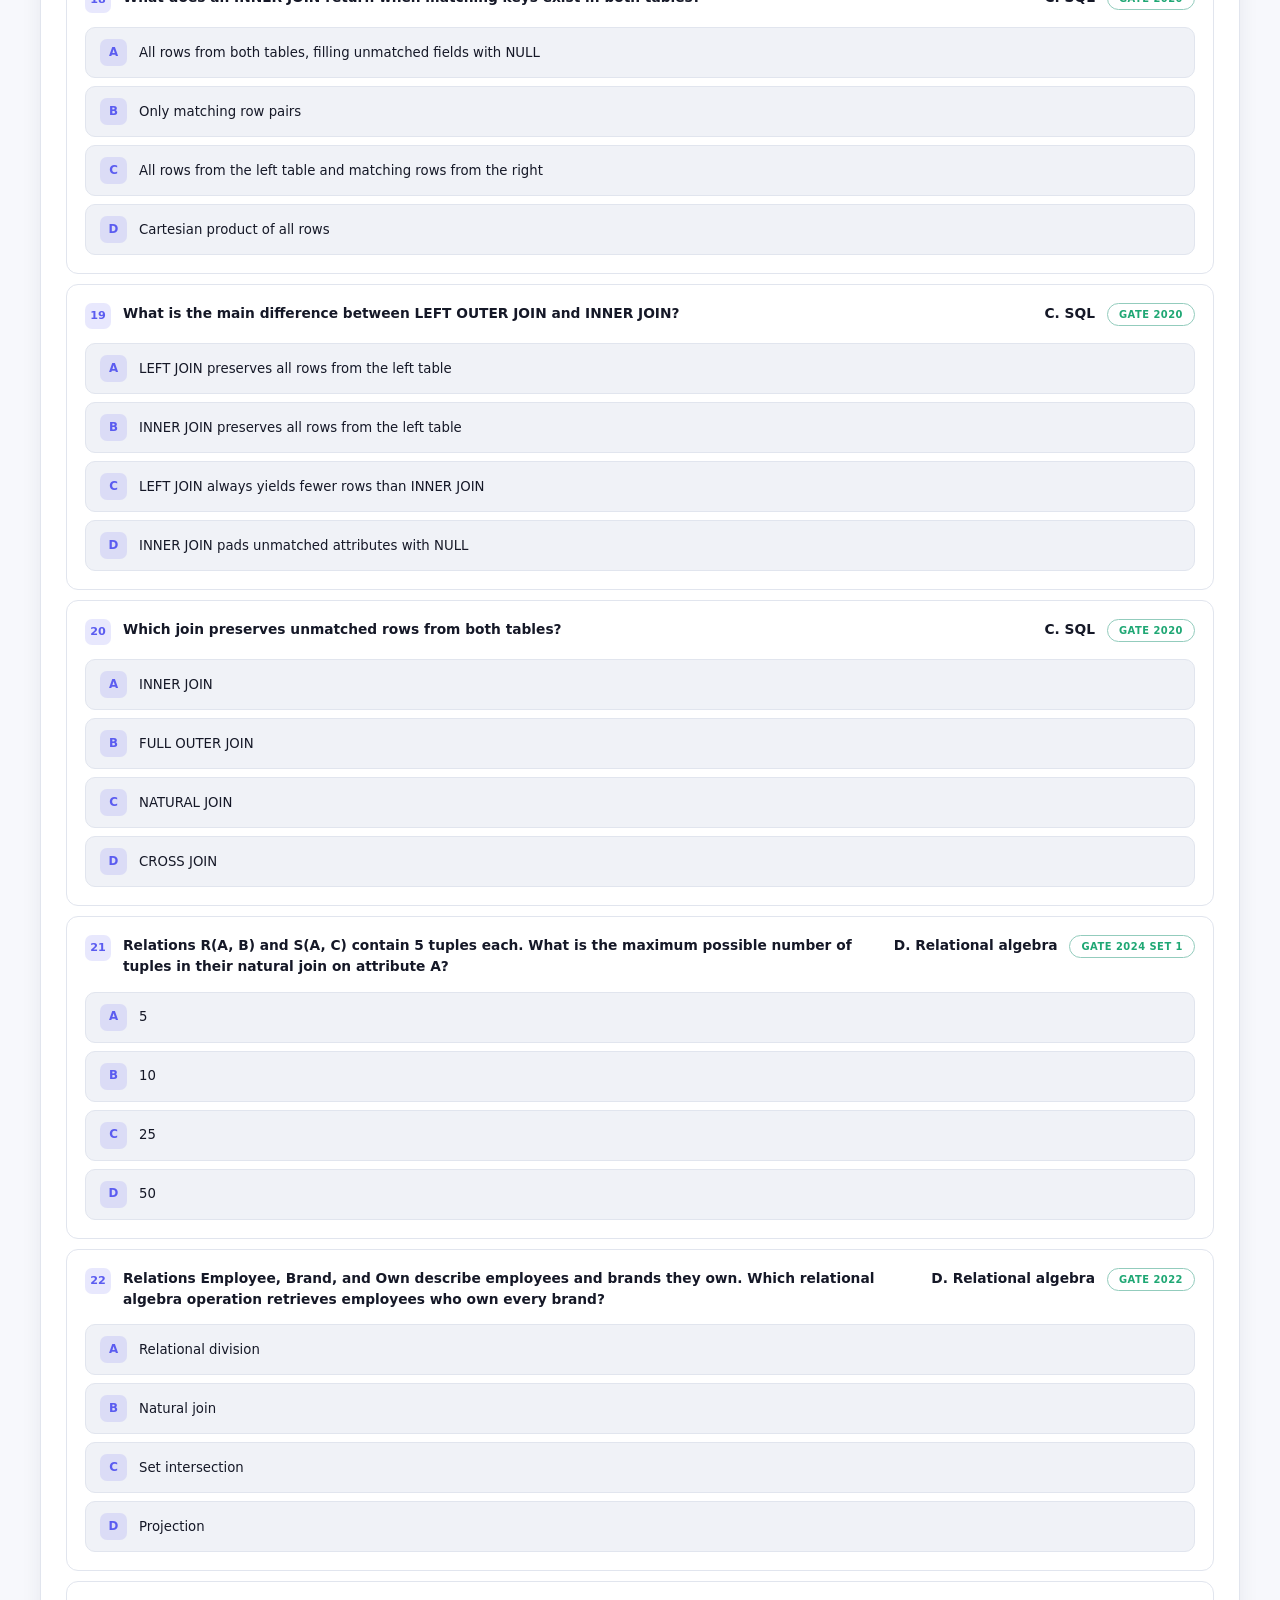
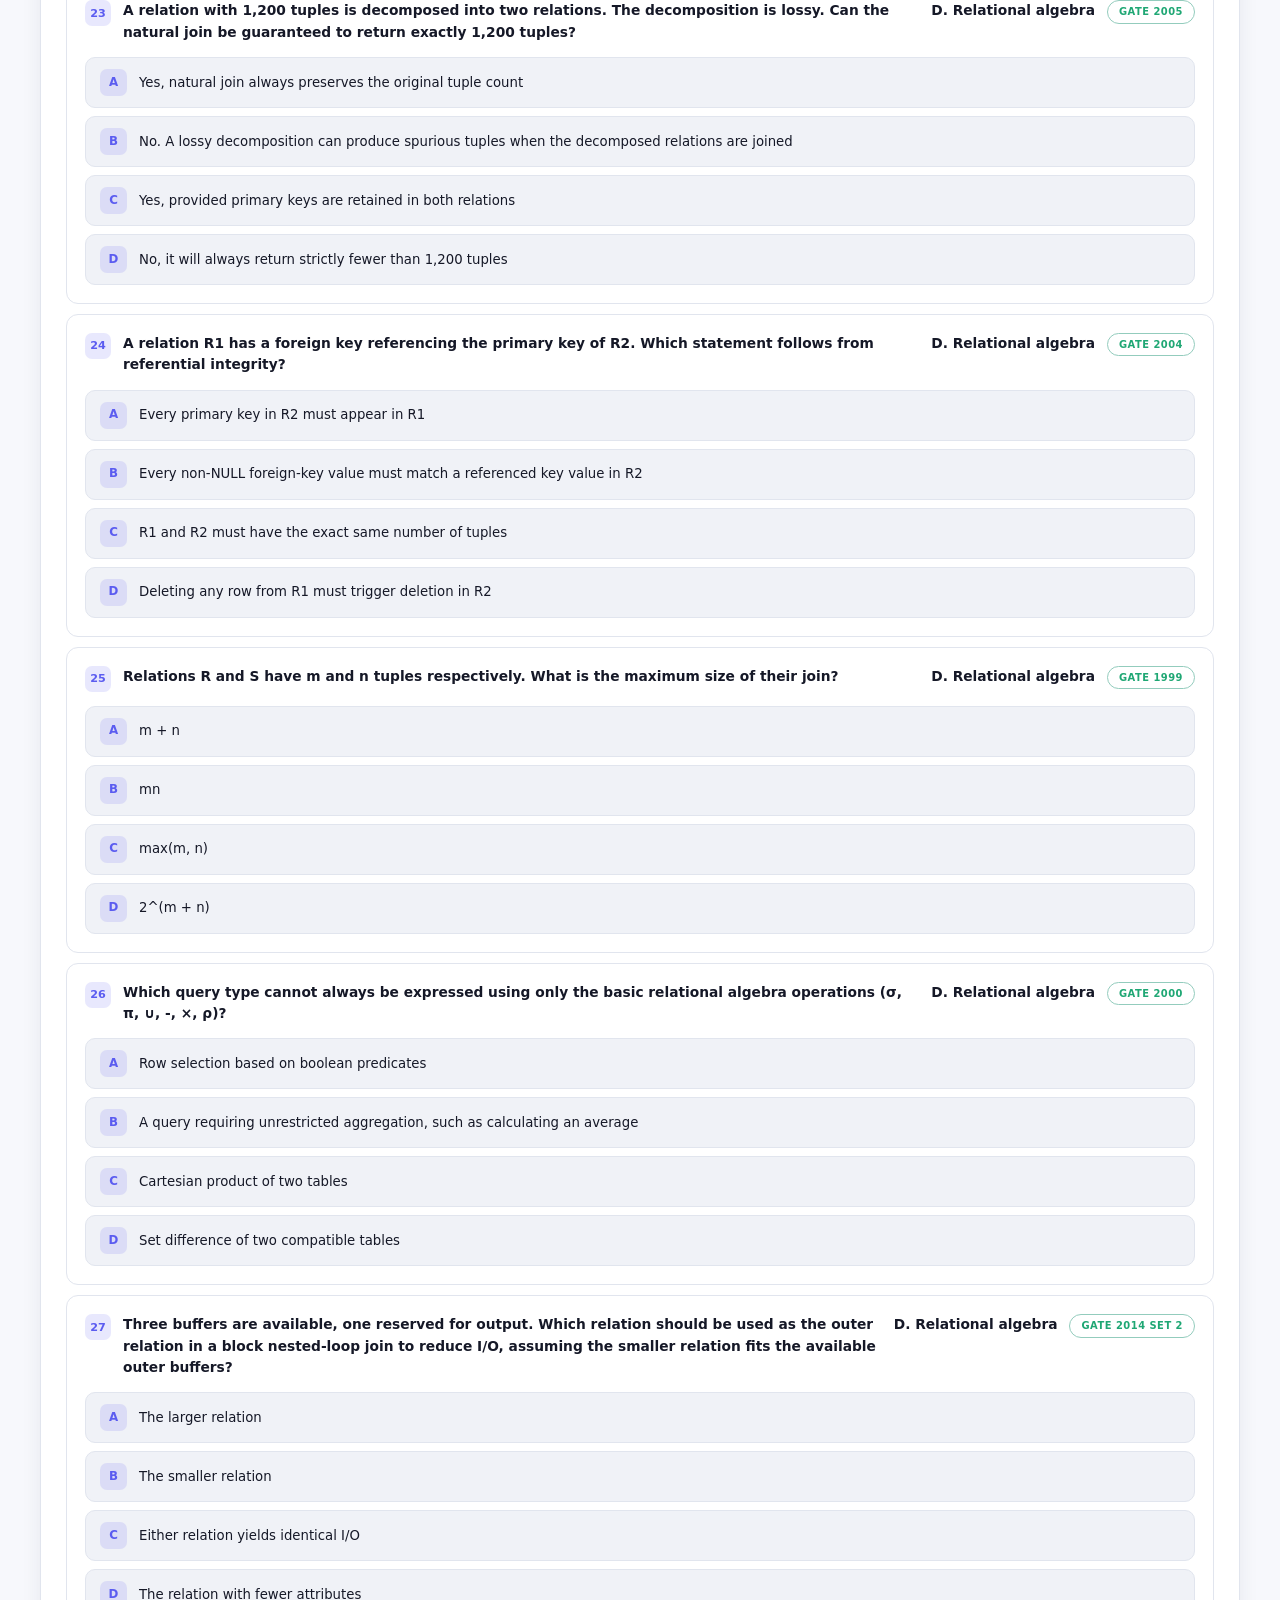
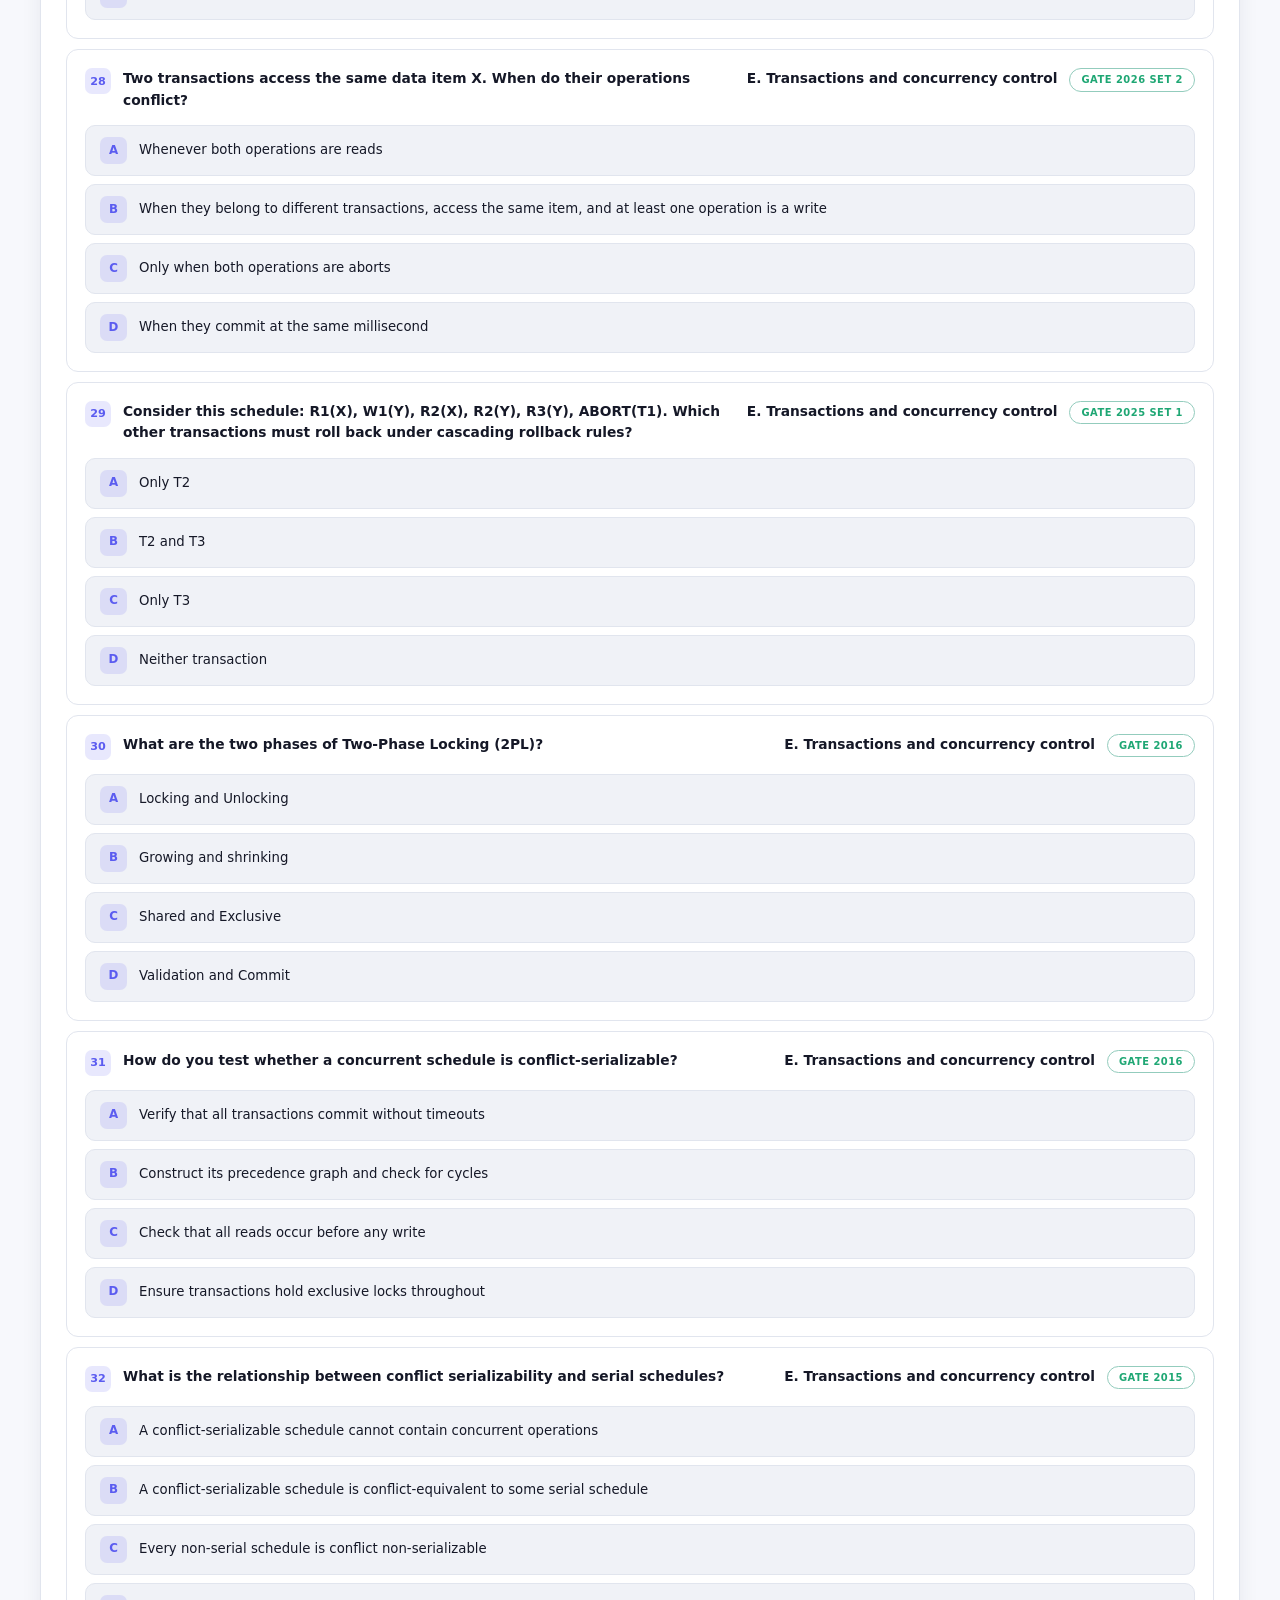
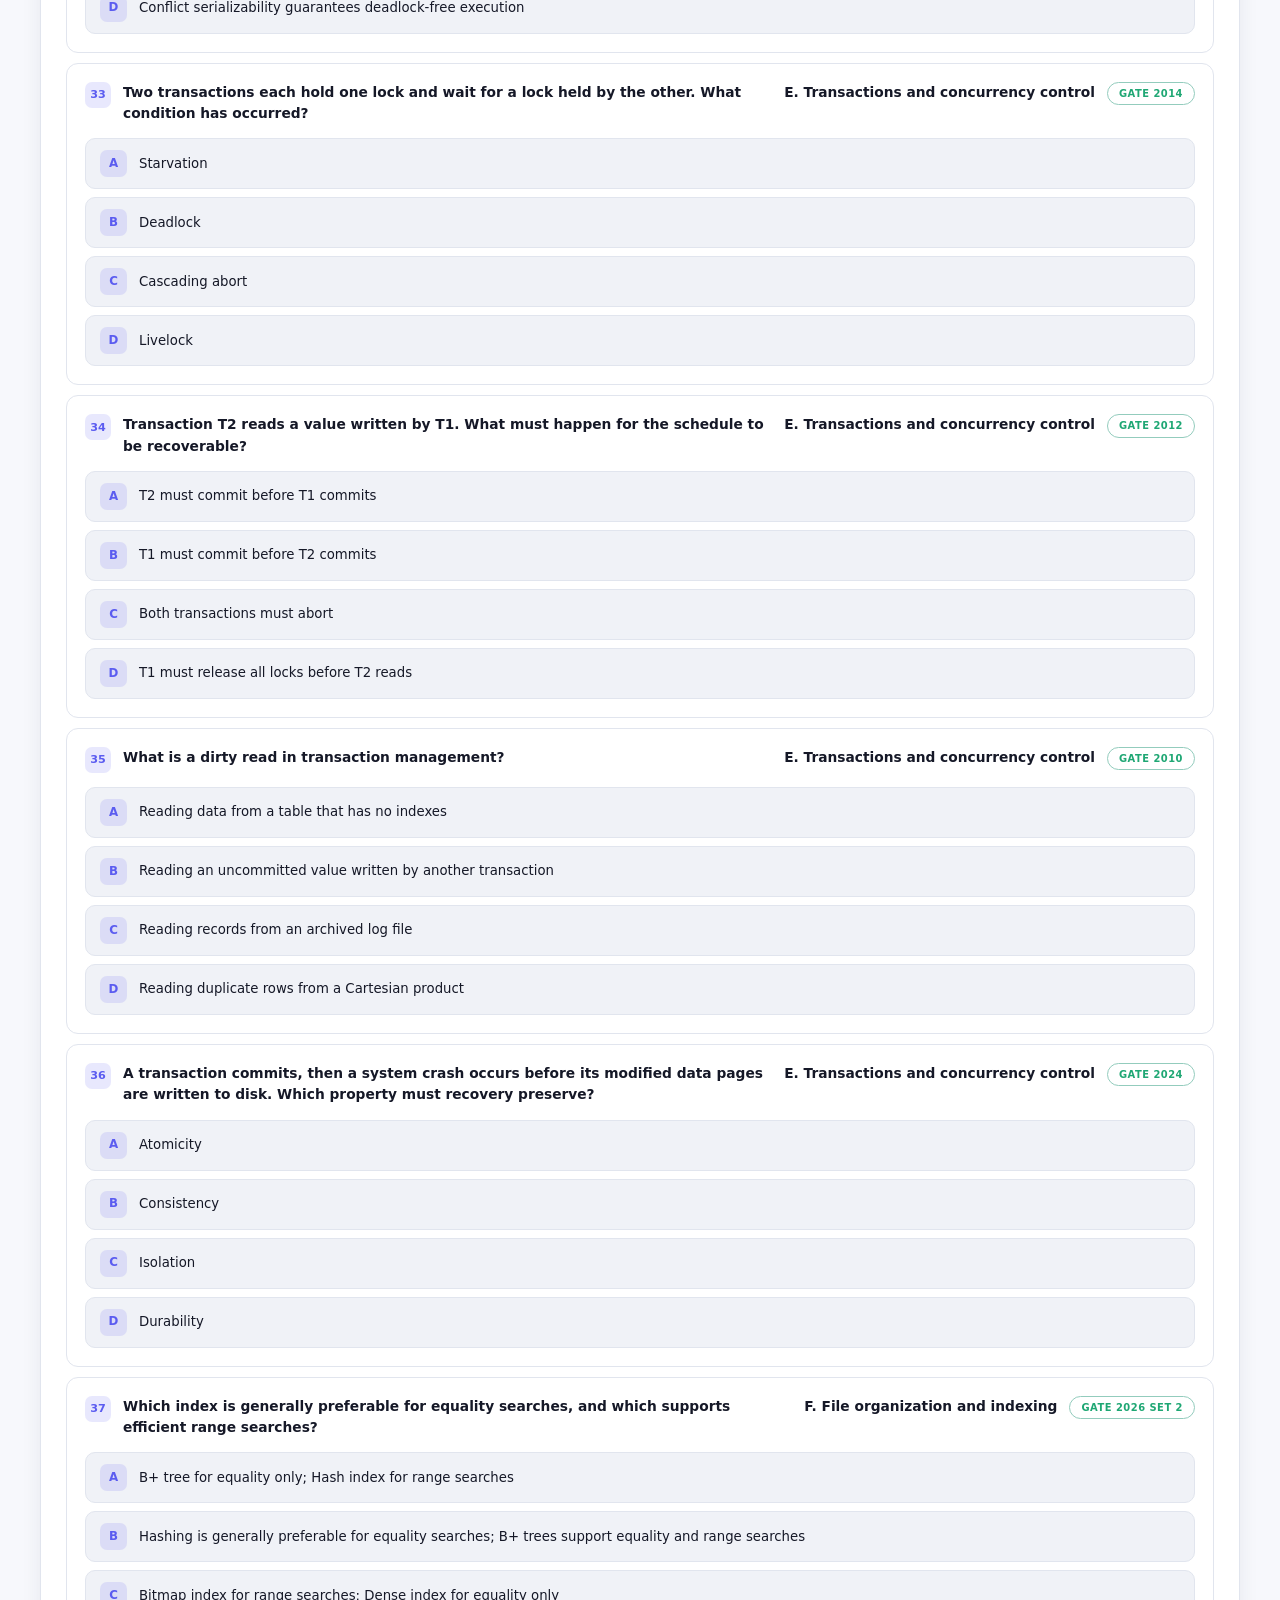
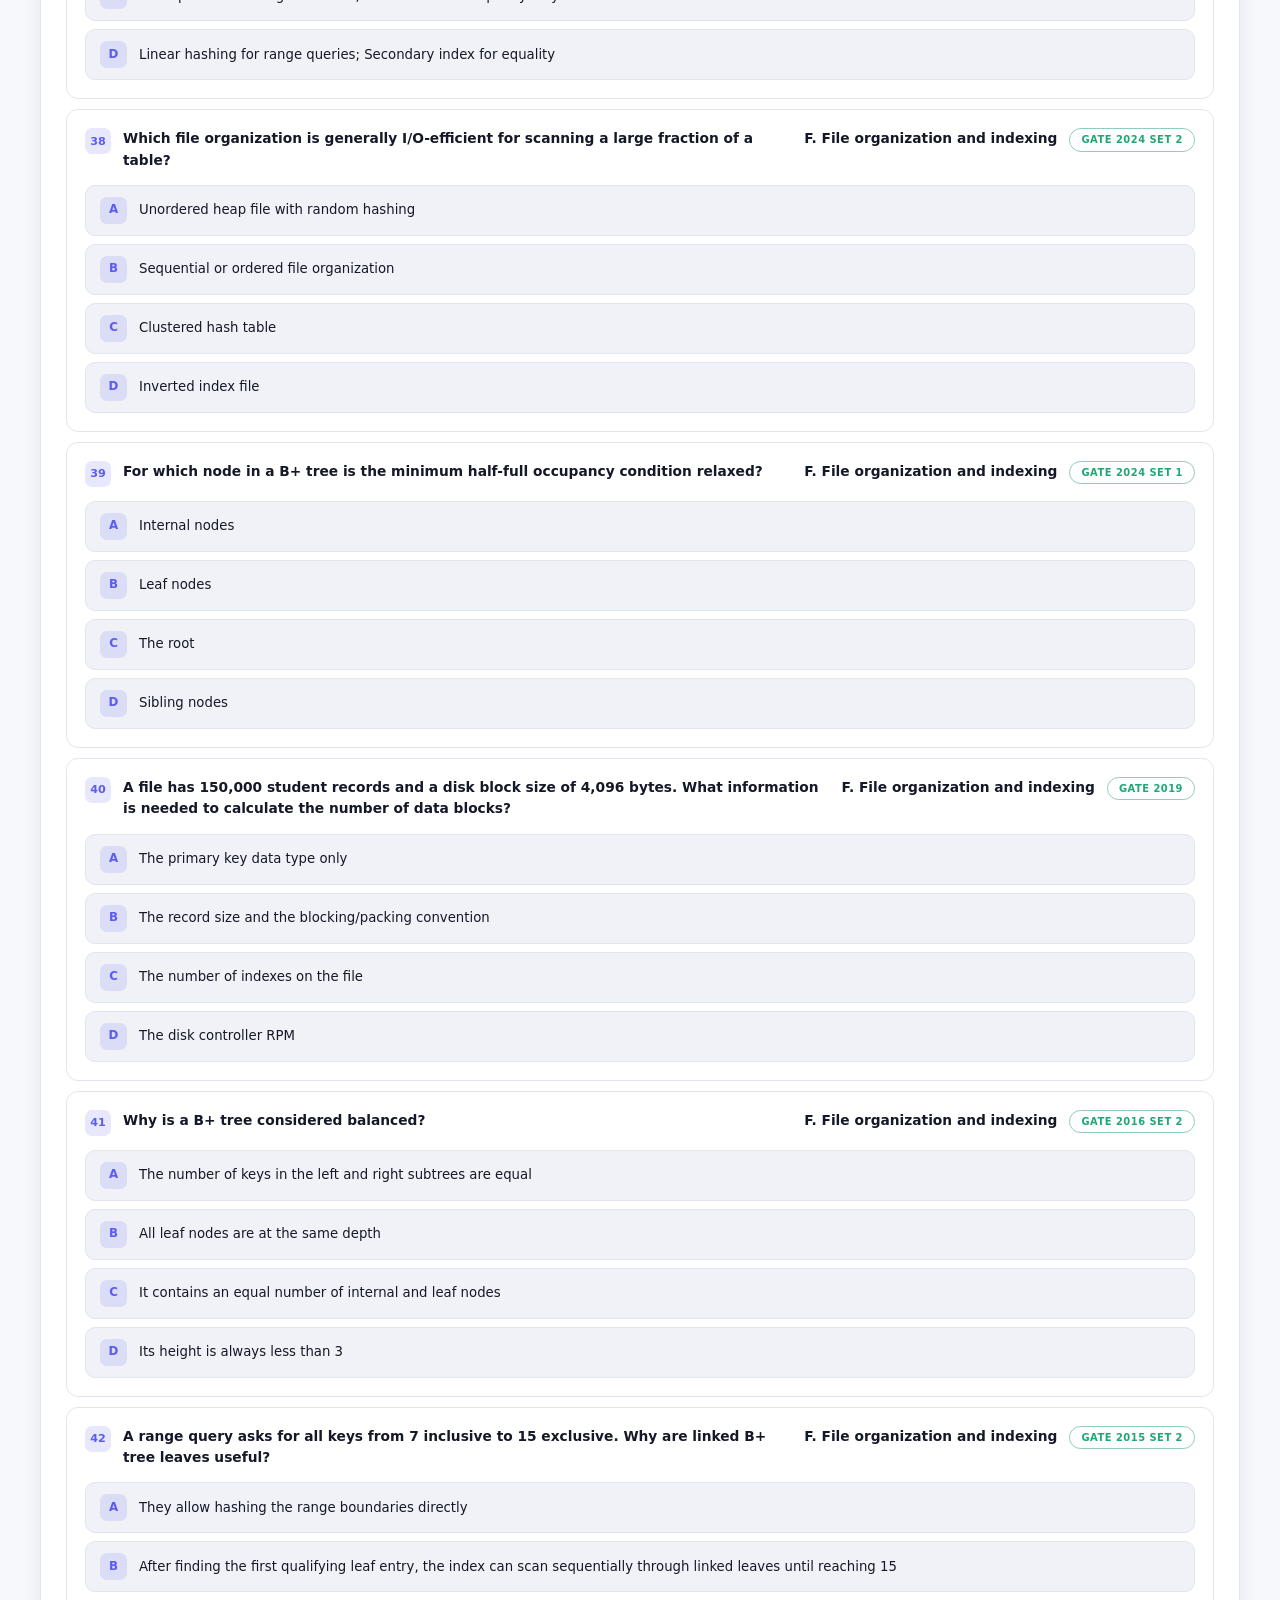
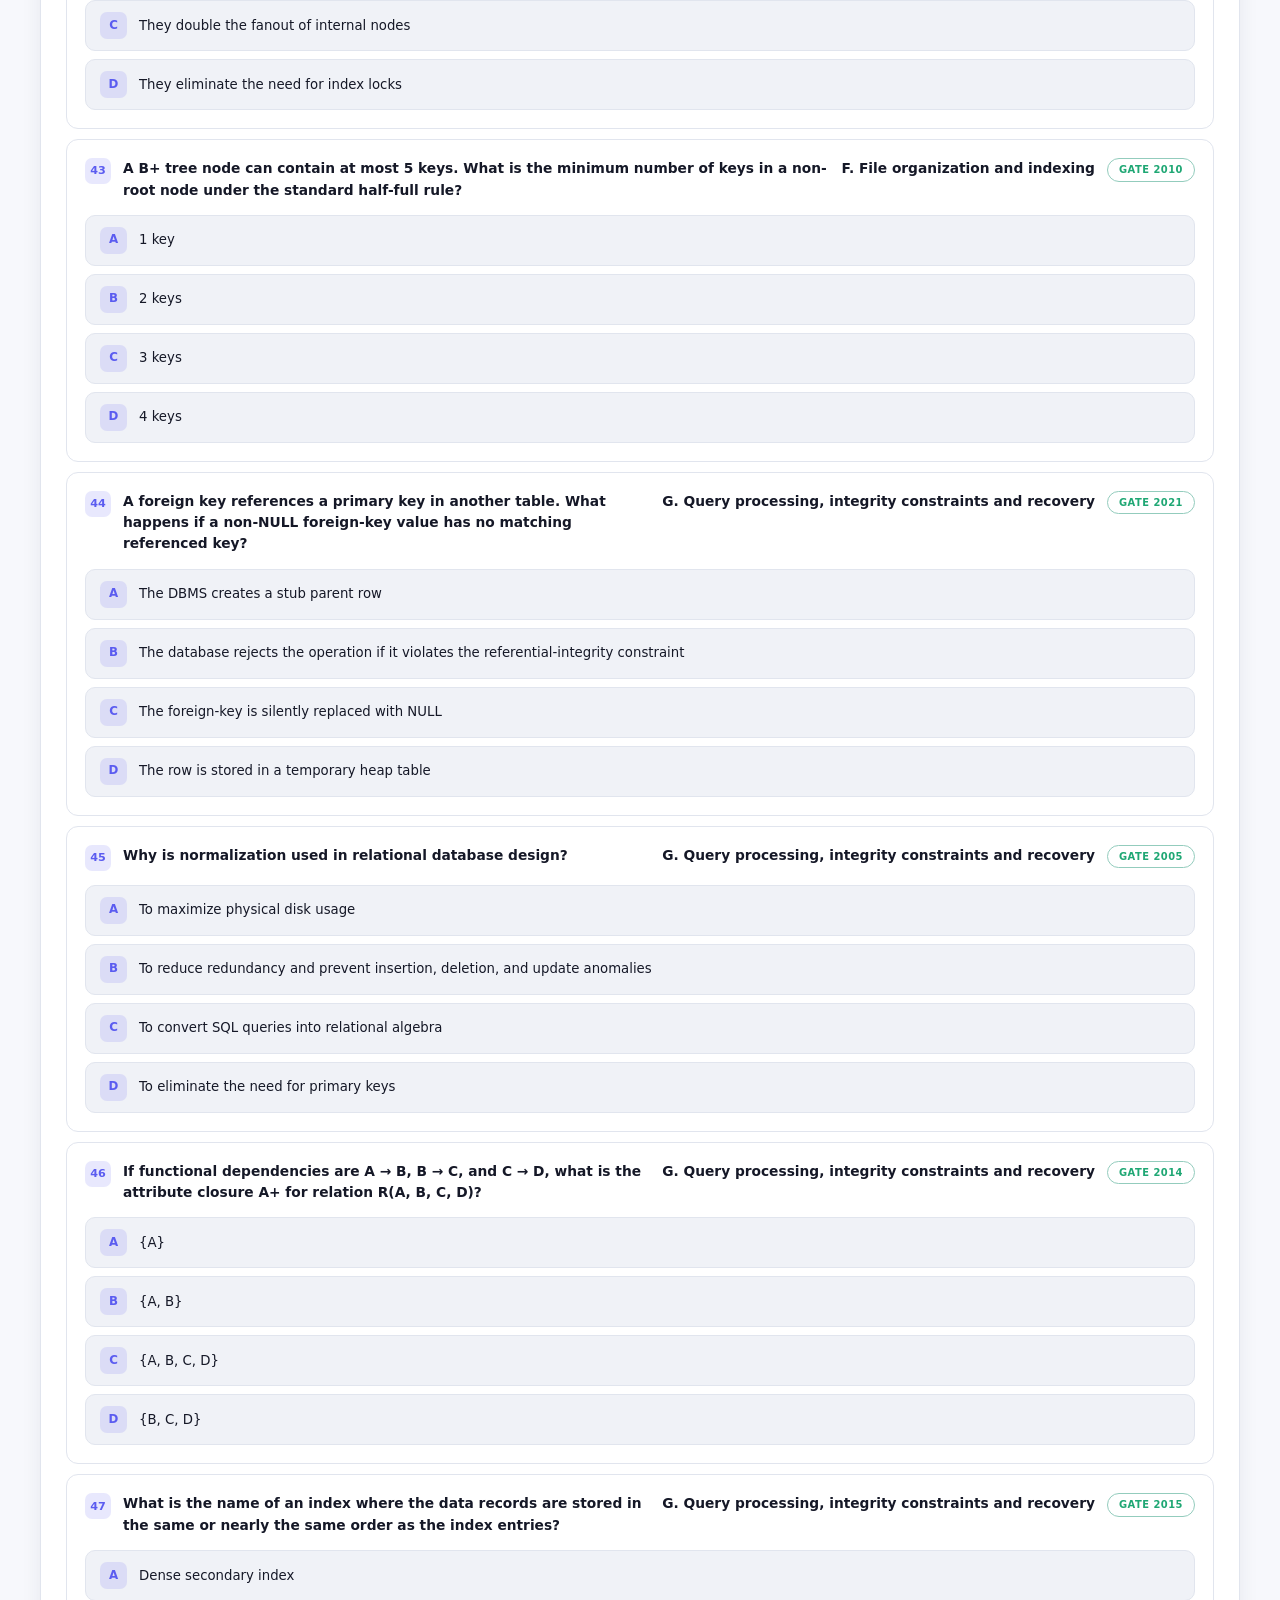
<file: exam.html>
<!DOCTYPE html>
<html lang="en">
<head>
<meta charset="UTF-8">
<meta name="viewport" content="width=device-width, initial-scale=1.0">
<title>50 GATE DBMS PYQs — Answers and Solutions | QueryLens</title>
<link rel="stylesheet" href="style.css">
</head>

<body>

<header class="navbar">
  <div class="nav-container">

    <a href="index.html" class="logo">
      <span class="logo-mark">
        <i></i><i></i><i></i>
      </span>
      <span class="logo-text">Query<span>Lens</span></span>
    </a>

    <nav class="nav-links">
      <a href="index.html">Analyze</a>
      <a href="learn.html">Learn</a>
      <a href="exam.html" class="active">Competitive Exam</a>
      <a href="quiz.html">Quiz</a>
      <a href="help.html">Help</a>
      <a href="developed.html">Developed By</a>

      <a href="quiz.html" class="nav-button quiz-nav-btn" id="quizBtn" type="button">QUIZ</a>

      <div class="download-wrapper">
        <button class="nav-button" id="downloadBtn" type="button">Download ▾</button>

        <div class="download-menu" id="downloadMenu">
          <button id="downloadText" type="button">Text Report</button>
          <button id="downloadDoc" type="button">Document Report</button>
          <button id="downloadJson" type="button">JSON Report</button>
          <button id="downloadPdf" type="button">Print / Save PDF</button>
        </div>
      </div>

      <button class="theme-toggle" id="themeToggle" type="button" title="Toggle Day/Night Mode">
        <span id="themeIcon">☾</span>
      </button>
    </nav>

    <button class="mobile-menu" id="mobileMenu" type="button">☰</button>

  </div>
</header>

<main>

<!-- ================= COMPETITIVE EXAM HERO ================= -->

<section class="section" style="padding-bottom: 30px;">

  <div class="page-intro-card">
    <span class="eyebrow">COMPETITIVE EXAM PREPARATION</span>
    <h1>50 GATE DBMS PYQs — Answers and Solutions</h1>
    <p>
      A comprehensive revision set across every core DBMS topic compiled from authentic GATE previous year question papers.
      Select an option on any question to test yourself, see immediate feedback with full step-by-step solutions, or test queries in the live cost analyzer.
    </p>
    <div style="display: flex; gap: 10px; margin-top: 18px; flex-wrap: wrap;">
      <a href="#examList" class="primary-button small">Start Practicing ↓</a>
      <button class="secondary-button small" id="examDownloadBtnTop" type="button" onclick="document.getElementById('examDownloadBtn').click()">📥 Download All 50 Questions</button>
      <a href="index.html" class="ghost-button small">⚡ Open Query Analyser</a>
    </div>
  </div>

  <div class="panel" style="width: min(1200px, 100%); margin: auto;">

    <div class="panel-header">

      <div class="panel-title">
        <span class="panel-number">50</span>
        <div>
          <h3>GATE DBMS Question Bank</h3>
          <p id="examCount">Loading 50 questions…</p>
        </div>
      </div>

      <button class="secondary-button small" id="examDownloadBtn" type="button">
        Download All (.txt)
      </button>

    </div>

    <div class="exam-controls">

      <input
        type="search"
        id="examSearch"
        class="exam-search"
        placeholder="Search questions, keywords, topics or GATE years (e.g. 2024, BCNF, 2PL, WAL)…" />

      <select id="examTopicFilter" class="exam-select">
        <option value="all">All 50 Questions (Sections A to G)</option>
        <option value="sec_a">Section A: ER &amp; Relational Model (Q1–Q3)</option>
        <option value="sec_b">Section B: Functional Dependencies &amp; Normalization (Q4–Q10)</option>
        <option value="sec_c">Section C: SQL Queries &amp; Filtering (Q11–Q20)</option>
        <option value="sec_d">Section D: Relational Algebra &amp; Joins (Q21–Q27)</option>
        <option value="sec_e">Section E: Transactions &amp; Concurrency (Q28–Q36)</option>
        <option value="sec_f">Section F: File Organization &amp; Indexing (Q37–Q43)</option>
        <option value="sec_g">Section G: Query Processing &amp; Recovery (Q44–Q50)</option>
        <optgroup label="Filter by Topic">
          <option value="sql">SQL &amp; Aggregate Queries</option>
          <option value="joins">Joins &amp; Outer Joins</option>
          <option value="normalization">Normalization, BCNF &amp; Keys</option>
          <option value="relational">Relational Model &amp; Algebra</option>
          <option value="transactions">Transactions, 2PL &amp; Serializability</option>
          <option value="indexing">B+ Trees &amp; File Indexing</option>
          <option value="constraints">Foreign Keys &amp; Integrity</option>
          <option value="optimization">Optimization &amp; WAL Recovery</option>
        </optgroup>
      </select>

    </div>

    <div class="exam-notice">
      <strong>50 GATE DBMS PYQs Collection:</strong>
      All questions in this bank are sourced from past GATE papers (1994–2026) across Computer Science &amp; Information Technology, complete with official answer keys and step-by-step solutions across Sections A through G.
    </div>

    <div id="examProgress" class="exam-progress"></div>

    <div id="examList" class="exam-list"></div>

  </div>

</section>

</main>

<!-- ================= QUIZ MODAL ================= -->

<div id="quizModal" class="quiz-modal">
  <div class="quiz-dialog">
    <button class="quiz-close" id="quizCloseBtn" type="button">✕</button>

    <div id="quizSetup">
      <span class="eyebrow">QUIZ</span>
      <h3>Configure your quiz</h3>
      <p>Select the number of questions and a difficulty level.</p>

      <label class="quiz-field">
        <span>Number of questions</span>
        <input type="number" id="quizCount" min="1" max="50" value="10" />
      </label>

      <label class="quiz-field">
        <span>Difficulty level</span>
        <select id="quizDifficulty">
          <option value="easy">Easy</option>
          <option value="medium" selected>Medium</option>
          <option value="hard">Hard</option>
        </select>
      </label>

      <button class="primary-button" id="quizStartBtn" type="button">Begin Quiz</button>
    </div>

    <div id="quizPlay" class="hidden">
      <div class="quiz-progress" id="quizProgress"></div>
      <h3 id="quizQuestion"></h3>
      <span class="exam-tag" id="quizTag"></span>
      <div id="quizOptions" class="quiz-options"></div>
      <div id="quizFeedback" class="quiz-feedback hidden"></div>
      <button class="primary-button small hidden" id="quizNextBtn" type="button">Next Question</button>
    </div>

    <div id="quizSummary" class="hidden"></div>
  </div>
</div>

<!-- ================= FOOTER ================= -->

<footer class="footer">
  <div class="footer-container">
    <div class="footer-brand">
      <div class="logo">
        <span class="logo-mark"><i></i><i></i><i></i></span>
        <span class="logo-text">Query<span>Lens</span></span>
      </div>
      <p>SQL Query Cost Analyser &amp; Competitive Exam Hub</p>
    </div>

    <div class="footer-info">
      <p>DBMS DA1 Project • VIT</p>
      <p>Guided by Dr. Swaminathan A</p>
    </div>

    <div class="footer-copy">
      <p>© 2026 QueryLens</p>
    </div>
  </div>
</footer>

<script src="cost-model.js"></script>
<script src="exam-bank.js"></script>
<script src="script.js"></script>
<script src="quiz.js"></script>

</body>
</html>
</file>
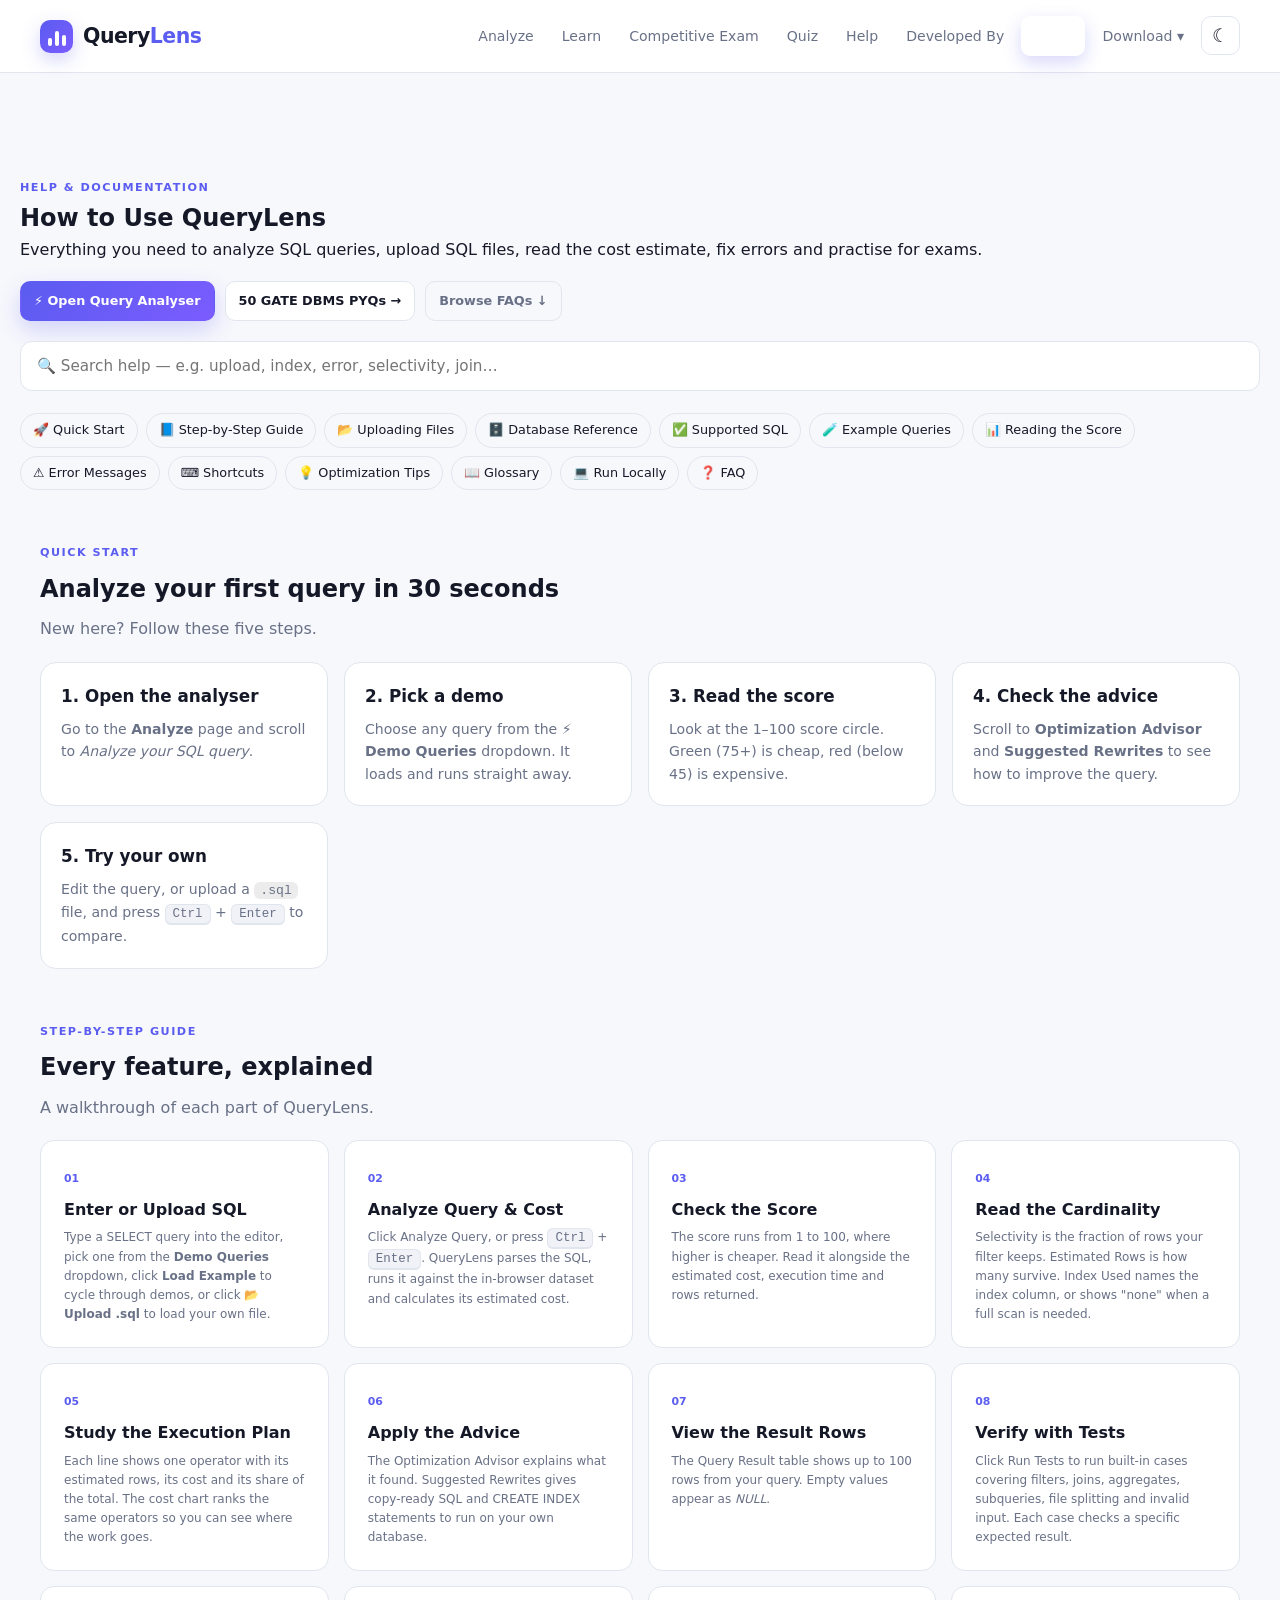
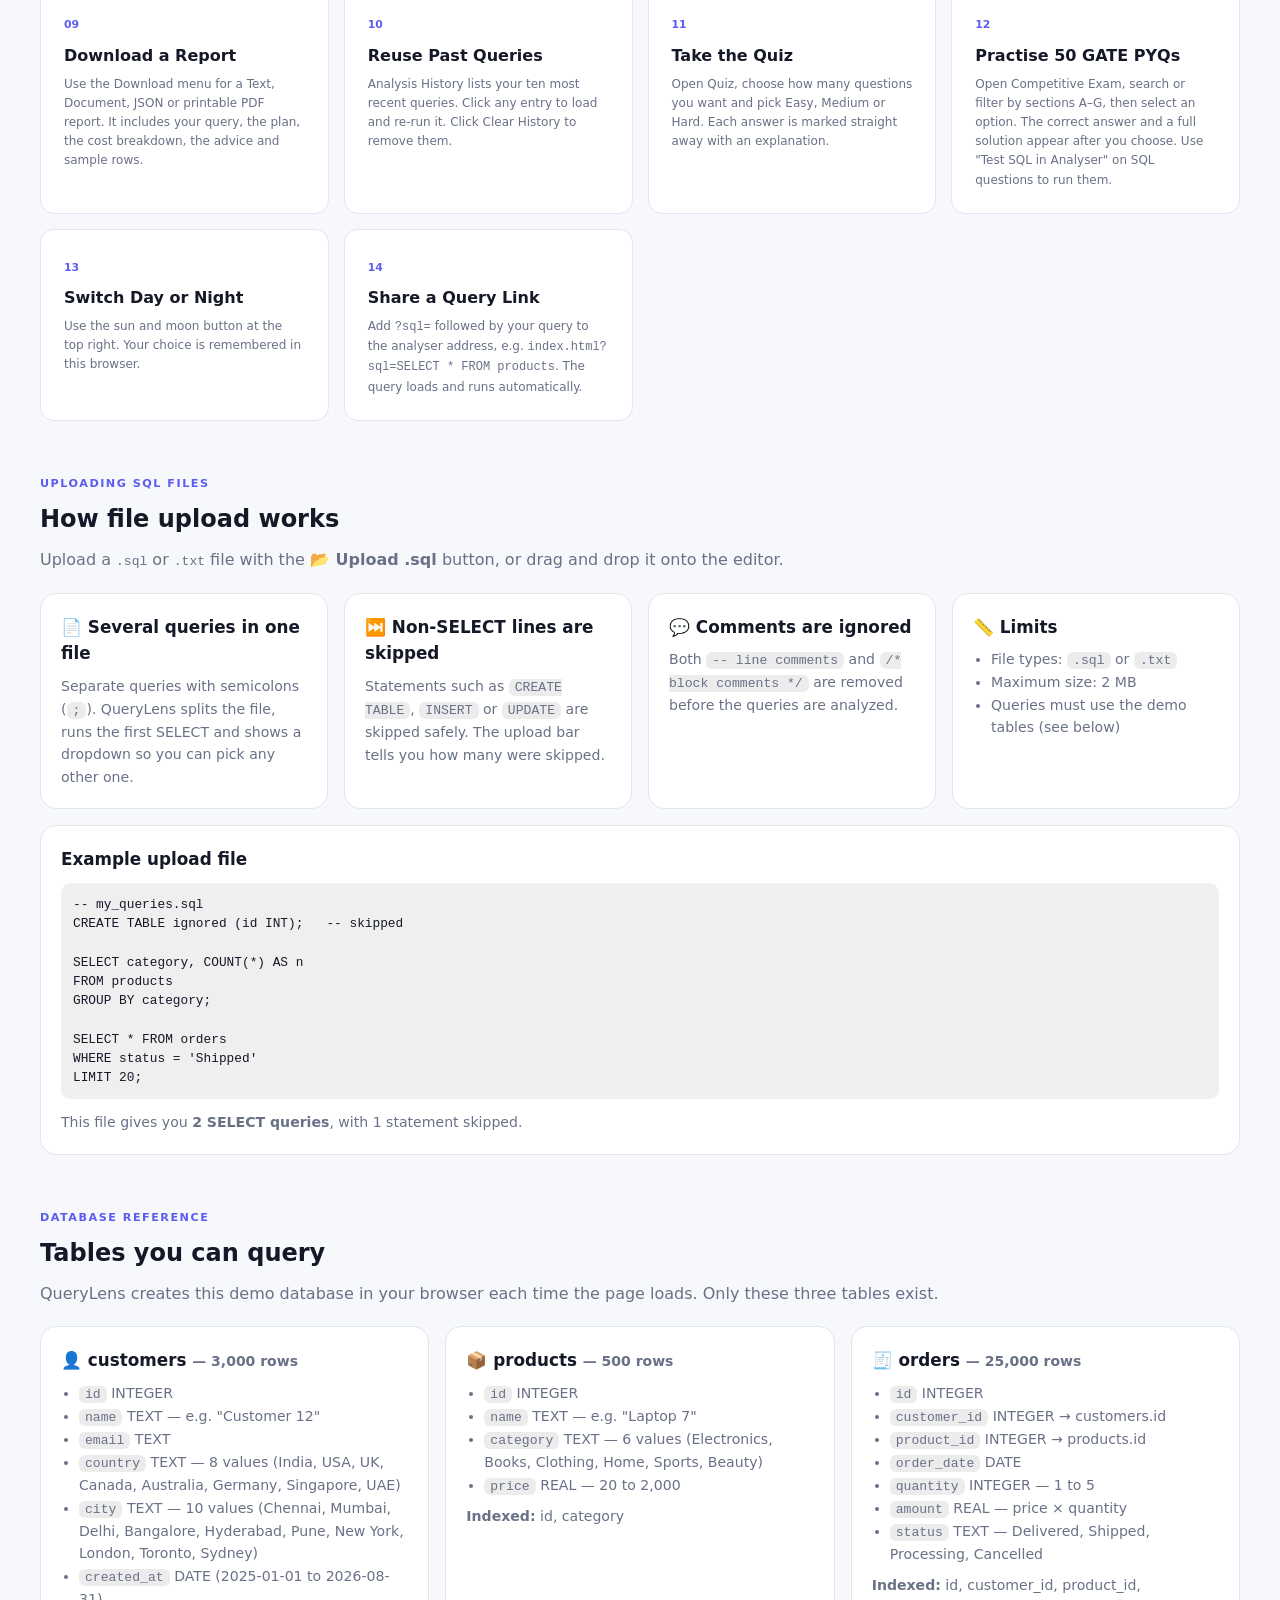
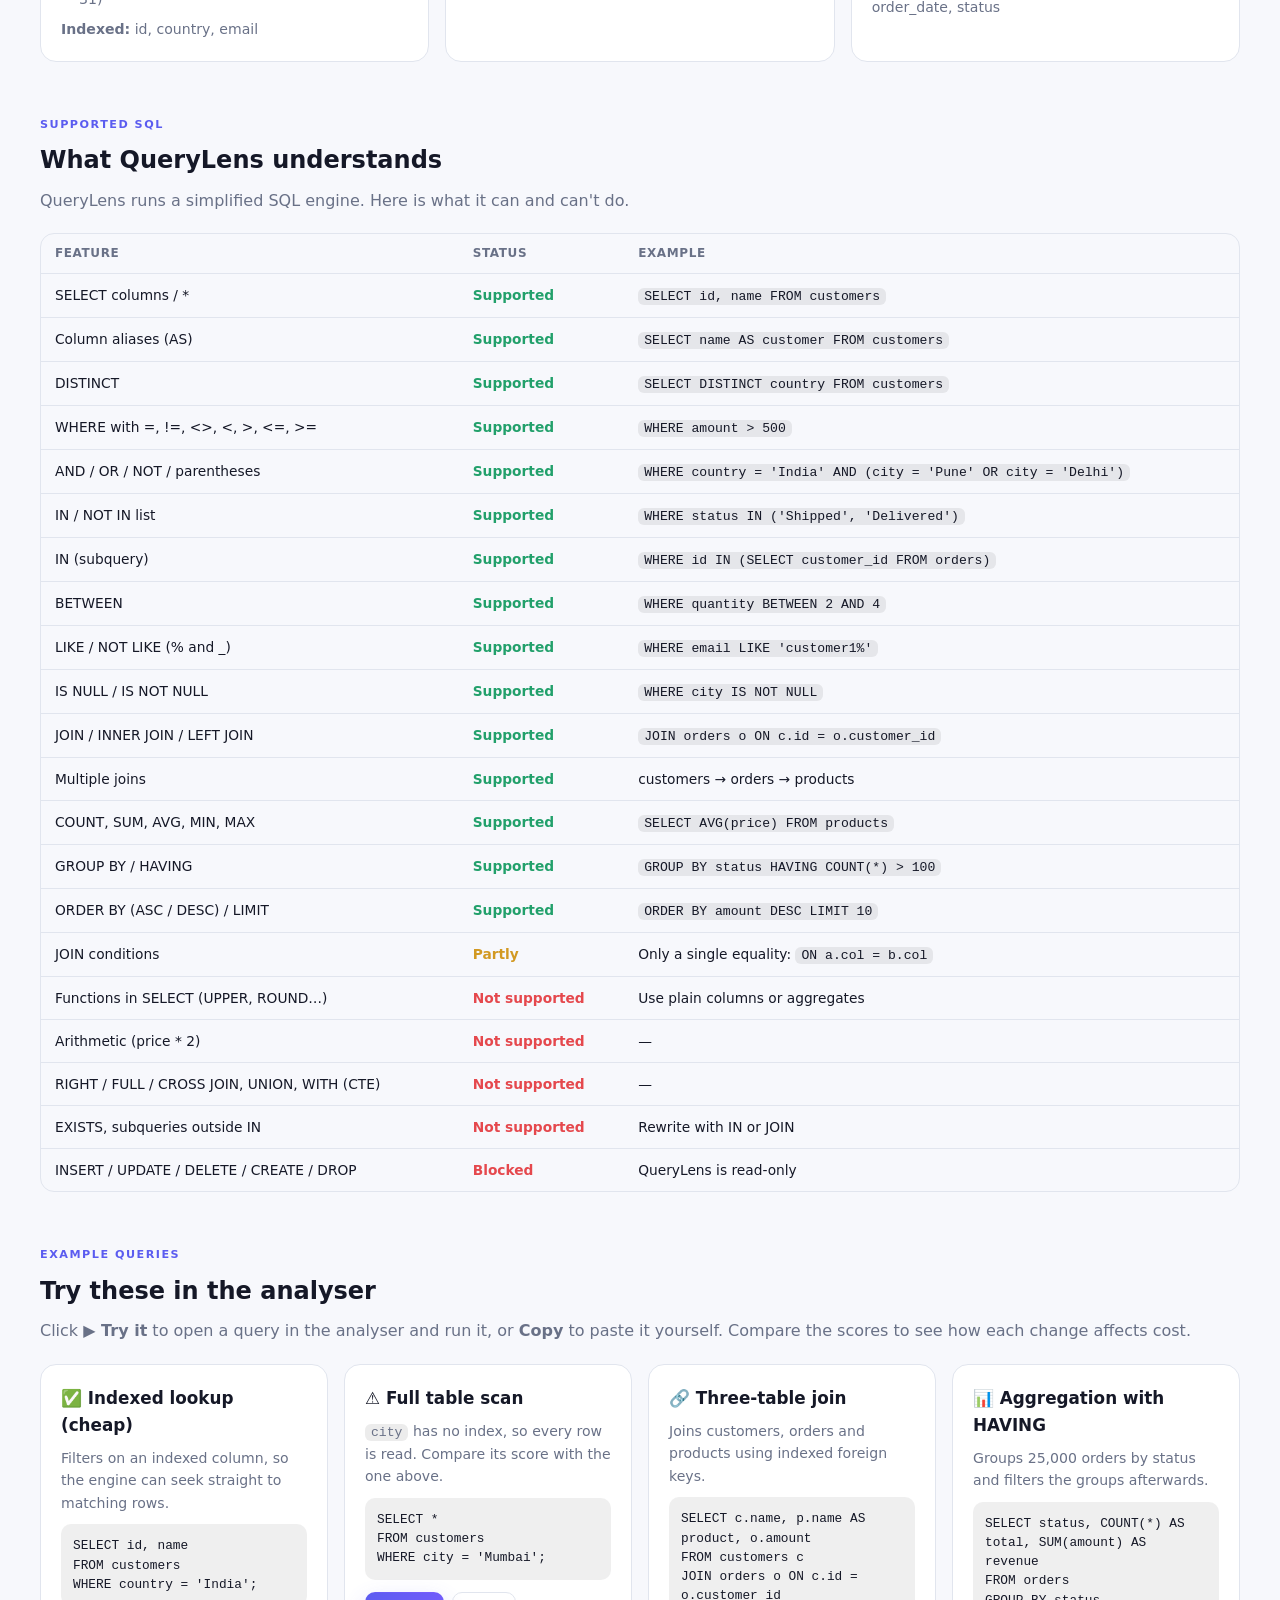
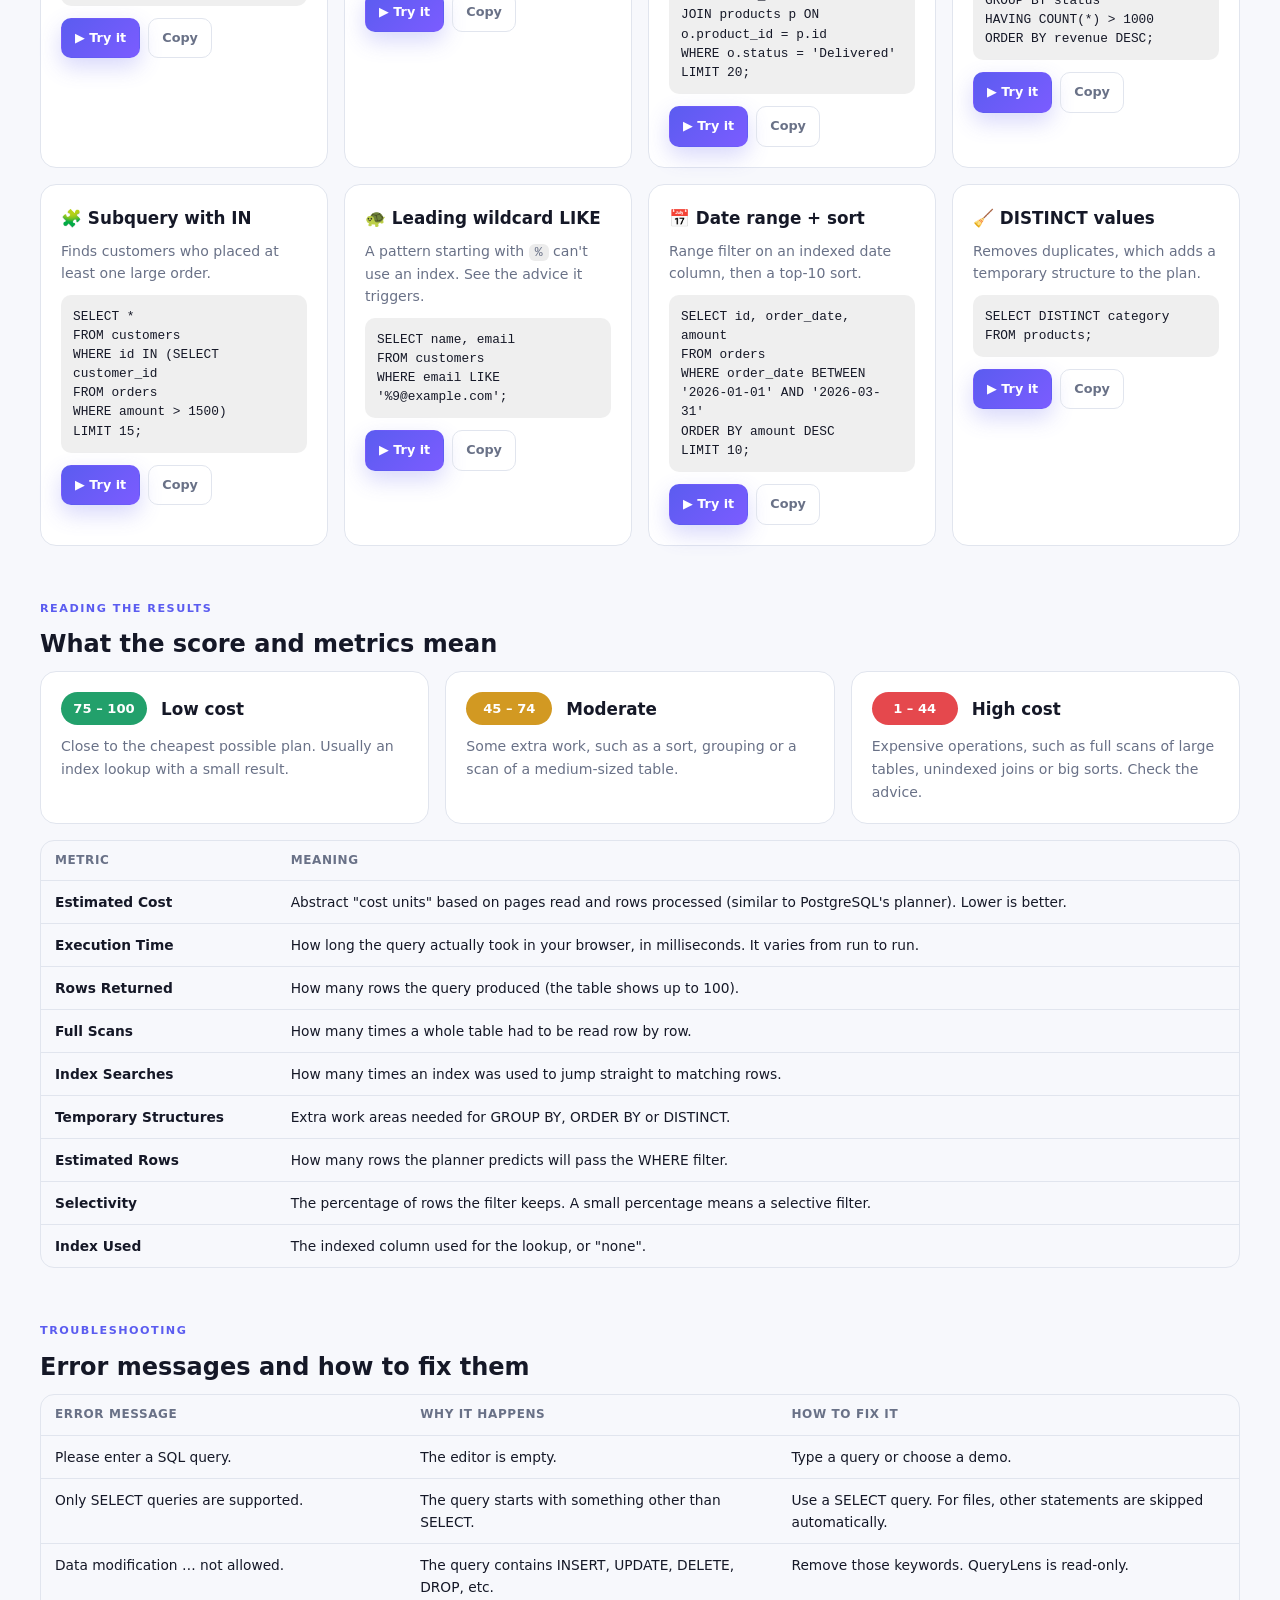
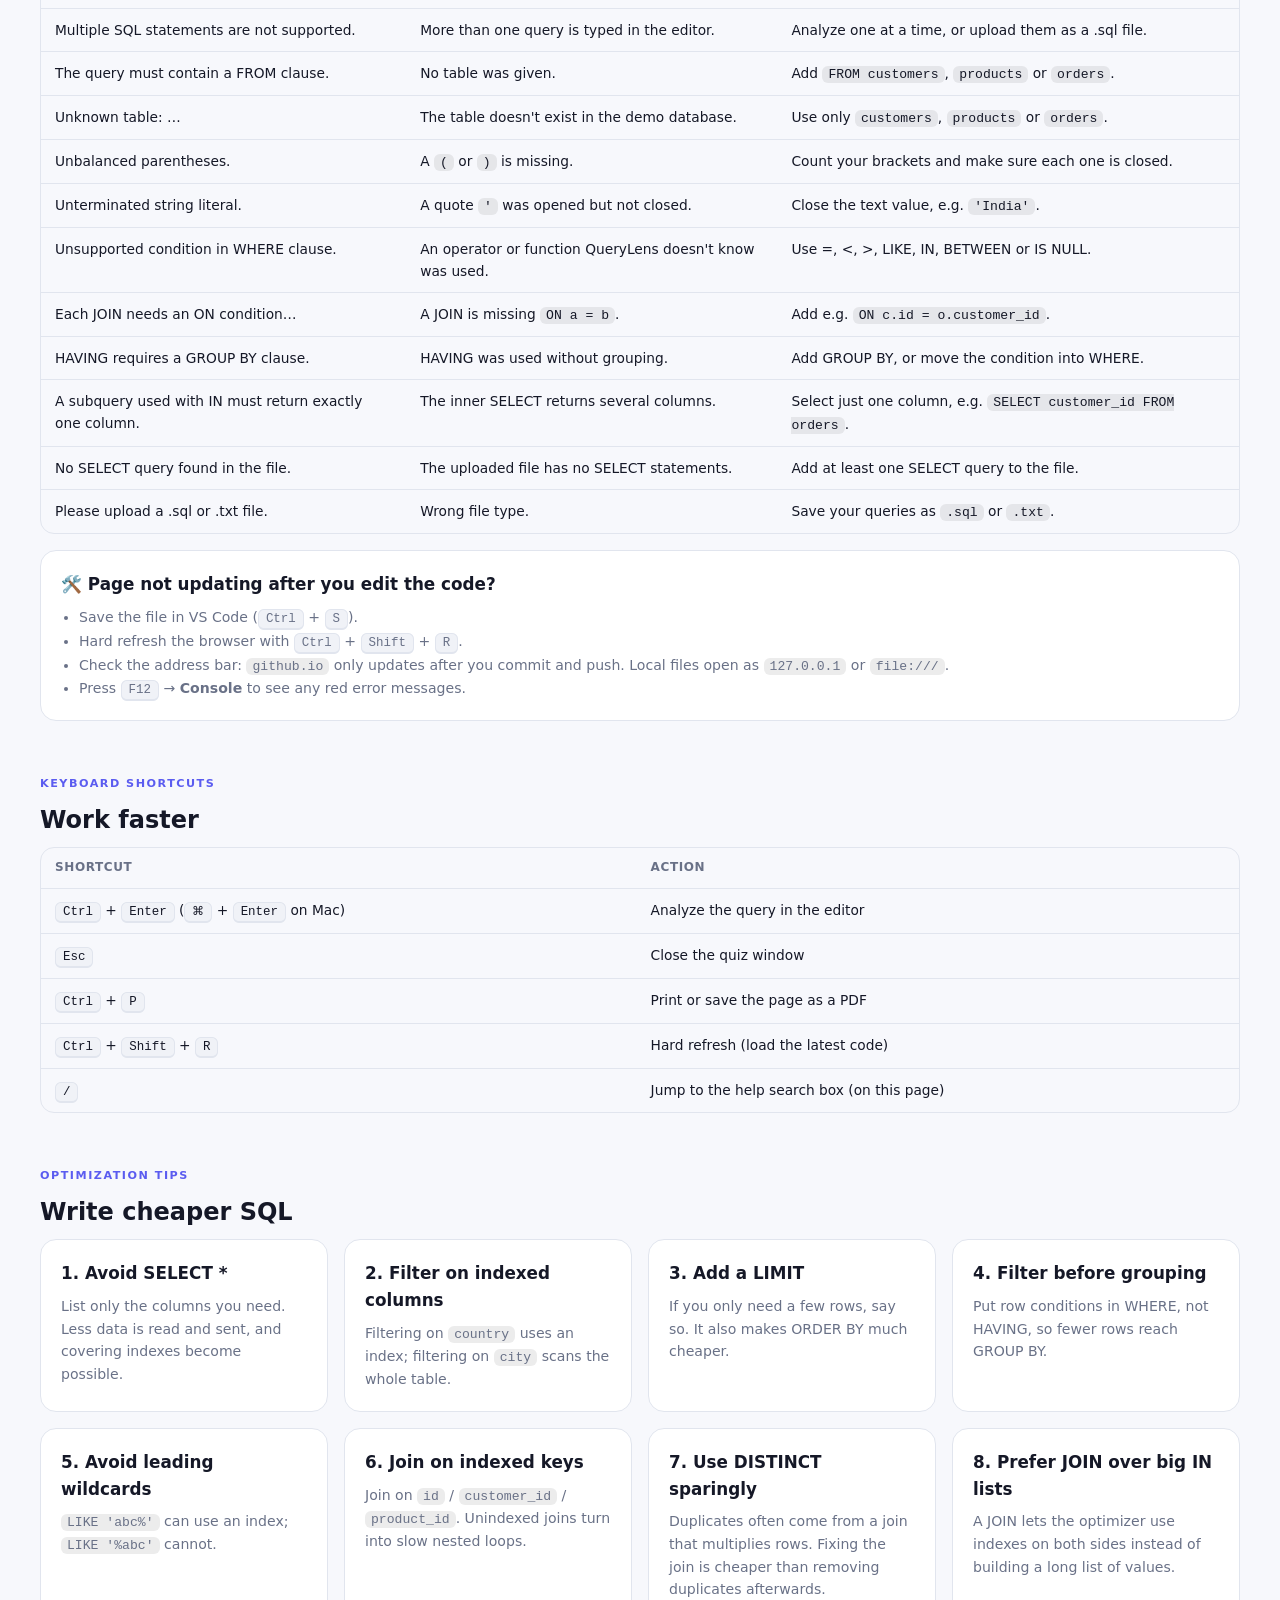
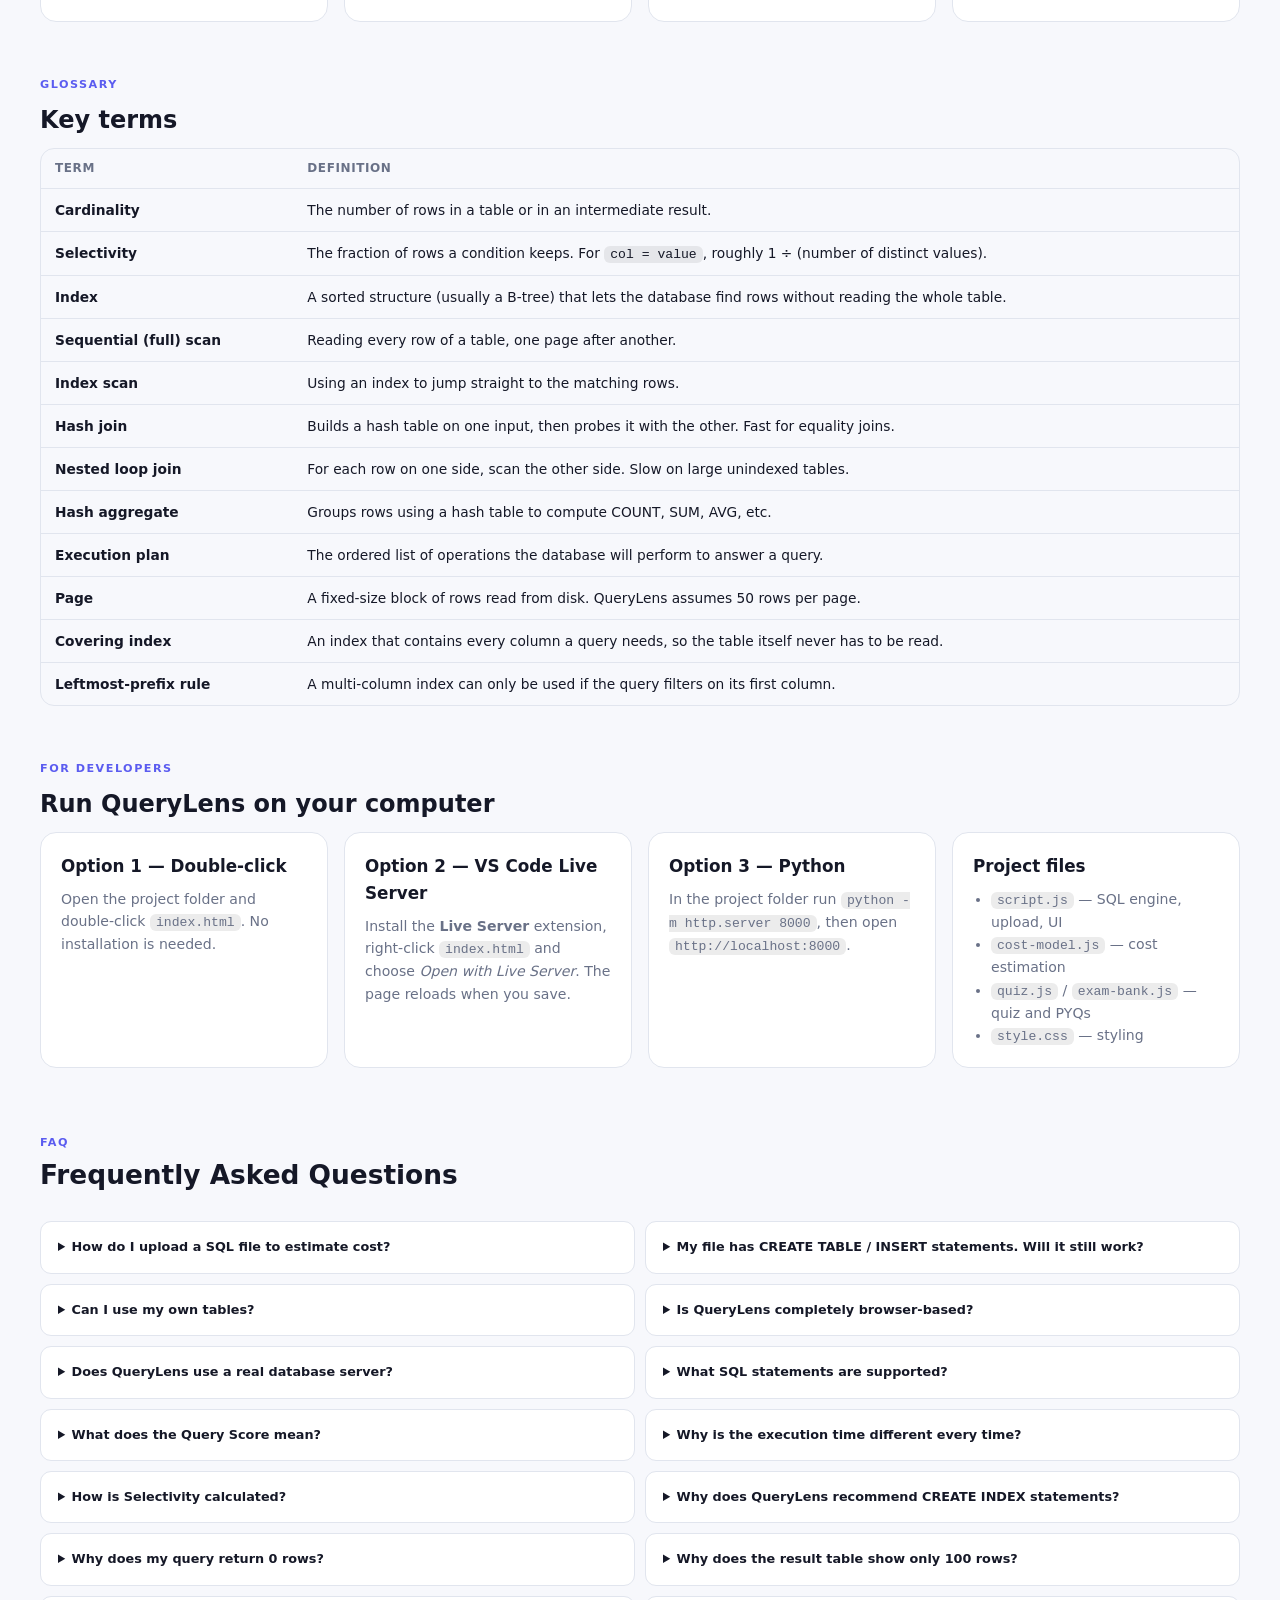
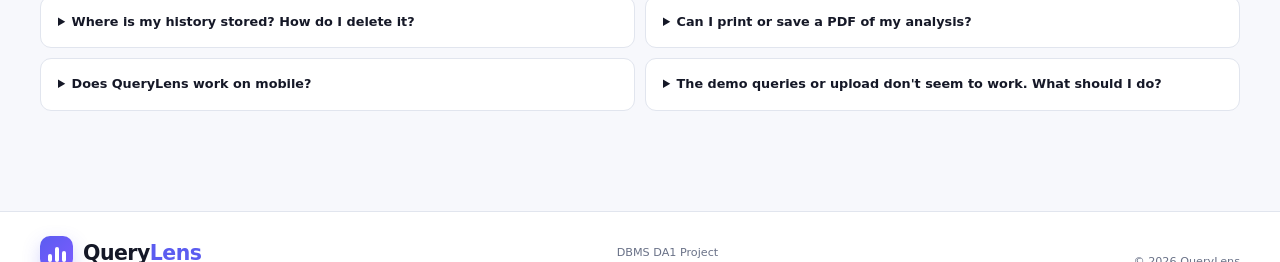
<file: help.html>
<!DOCTYPE html>
<html lang="en">
<head>
<meta charset="UTF-8">
<meta name="viewport" content="width=device-width, initial-scale=1.0">
<title>Help &amp; Documentation | QueryLens</title>
<link rel="stylesheet" href="style.css">

<style>
/* ---------- Help page extras (scoped to this page) ---------- */

html{ scroll-behavior:smooth; }

.help-block{
  width:min(1200px,100%);
  margin:48px auto 0;
}

.help-block > h2{
  font-size:1.5rem;
  margin:6px 0 8px;
}

.help-block > p.lead{
  color:var(--muted);
  margin-bottom:20px;
  line-height:1.6;
}

.help-toc{
  display:flex;
  flex-wrap:wrap;
  gap:8px;
  margin-top:22px;
}

.help-toc a{
  padding:6px 12px;
  border-radius:999px;
  border:1px solid var(--border);
  font-size:.8rem;
  text-decoration:none;
  color:inherit;
  transition:background .2s,border-color .2s;
}

.help-toc a:hover{
  border-color:var(--primary);
  background:rgba(85,92,240,.08);
}

.help-search{
  width:100%;
  margin-top:20px;
  padding:12px 16px;
  border-radius:12px;
  border:1px solid var(--border);
  background:var(--surface,transparent);
  color:inherit;
  font-size:.95rem;
}

.help-search:focus{
  outline:none;
  border-color:var(--primary);
}

.help-no-results{
  margin-top:12px;
  color:var(--muted);
  font-size:.9rem;
}

.help-card-grid{
  display:grid;
  grid-template-columns:repeat(auto-fit,minmax(260px,1fr));
  gap:16px;
}

.help-card{
  border:1px solid var(--border);
  border-radius:16px;
  padding:20px;
  background:var(--surface,transparent);
}

.help-card h3{
  font-size:1.05rem;
  margin-bottom:8px;
}

.help-card p,
.help-card li{
  color:var(--muted);
  font-size:.88rem;
  line-height:1.6;
}

.help-card ul{
  padding-left:18px;
  margin:0;
}

.help-table-wrap{
  overflow-x:auto;
  border:1px solid var(--border);
  border-radius:14px;
}

.help-table{
  width:100%;
  border-collapse:collapse;
  font-size:.86rem;
}

.help-table th,
.help-table td{
  padding:10px 14px;
  text-align:left;
  border-bottom:1px solid var(--border);
  vertical-align:top;
}

.help-table th{
  font-size:.75rem;
  letter-spacing:.05em;
  text-transform:uppercase;
  color:var(--muted);
}

.help-table tr:last-child td{ border-bottom:none; }

.help-table code,
.help-card code,
.faq-grid code{
  font-family:Consolas,monospace;
  font-size:.82rem;
  padding:1px 6px;
  border-radius:6px;
  background:rgba(127,127,127,.15);
}

.yes{ color:#22a06b; font-weight:700; }
.no { color:#e5484d; font-weight:700; }
.partial{ color:#d29922; font-weight:700; }

.example-card pre{
  white-space:pre-wrap;
  font-family:Consolas,monospace;
  font-size:.8rem;
  line-height:1.5;
  padding:12px;
  border-radius:10px;
  background:rgba(127,127,127,.12);
  margin:10px 0 12px;
}

.example-actions{
  display:flex;
  gap:8px;
  flex-wrap:wrap;
}

.score-band{
  display:flex;
  align-items:center;
  gap:14px;
}

.score-pill{
  min-width:86px;
  text-align:center;
  padding:6px 10px;
  border-radius:999px;
  font-weight:700;
  font-size:.82rem;
  color:#fff;
}

.pill-low{ background:#22a06b; }
.pill-mod{ background:#d29922; }
.pill-high{ background:#e5484d; }

kbd{
  font-family:Consolas,monospace;
  font-size:.78rem;
  padding:2px 7px;
  border-radius:6px;
  border:1px solid var(--border);
  border-bottom-width:2px;
}

.back-to-top{
  position:fixed;
  right:22px;
  bottom:22px;
  width:44px;
  height:44px;
  border-radius:50%;
  border:none;
  cursor:pointer;
  font-size:1.1rem;
  color:#fff;
  background:var(--primary,#555cf0);
  box-shadow:0 6px 18px rgba(0,0,0,.25);
  opacity:0;
  pointer-events:none;
  transition:opacity .25s;
  z-index:50;
}

.back-to-top.show{
  opacity:1;
  pointer-events:auto;
}

.hidden-by-search{ display:none !important; }

@media print{
  .help-search,.help-toc,.back-to-top,.example-actions{ display:none !important; }
  details{ display:block; }
  details > p{ display:block; }
}
</style>
</head>

<body>

<header class="navbar">
  <div class="nav-container">

    <a href="index.html" class="logo">
      <span class="logo-mark">
        <i></i><i></i><i></i>
      </span>
      <span class="logo-text">Query<span>Lens</span></span>
    </a>

    <nav class="nav-links">
      <a href="index.html">Analyze</a>
      <a href="learn.html">Learn</a>
      <a href="exam.html">Competitive Exam</a>
      <a href="quiz.html">Quiz</a>
      <a href="help.html" class="active">Help</a>
      <a href="developed.html">Developed By</a>

      <a href="quiz.html" class="nav-button quiz-nav-btn" id="quizBtn" type="button">QUIZ</a>

      <div class="download-wrapper">
        <button class="nav-button" id="downloadBtn" type="button">Download ▾</button>

        <div class="download-menu" id="downloadMenu">
          <button id="downloadText" type="button">Text Report</button>
          <button id="downloadDoc" type="button">Document Report</button>
          <button id="downloadJson" type="button">JSON Report</button>
          <button id="downloadPdf" type="button">Print / Save PDF</button>
        </div>
      </div>

      <button class="theme-toggle" id="themeToggle" type="button" title="Toggle Day/Night Mode">
        <span id="themeIcon">☾</span>
      </button>
    </nav>

    <button class="mobile-menu" id="mobileMenu" type="button">☰</button>

  </div>
</header>

<main id="top">

<section class="section">

  <!-- ================= INTRO ================= -->

  <div class="page-intro-card">
    <span class="eyebrow">HELP &amp; DOCUMENTATION</span>
    <h1>How to Use QueryLens</h1>
    <p>
      Everything you need to analyze SQL queries, upload SQL files, read the
      cost estimate, fix errors and practise for exams.
    </p>

    <div style="display:flex; gap:10px; margin-top:18px; flex-wrap:wrap;">
      <a href="index.html#analyser" class="primary-button small">⚡ Open Query Analyser</a>
      <a href="exam.html" class="secondary-button small">50 GATE DBMS PYQs →</a>
      <a href="#faq" class="ghost-button small">Browse FAQs ↓</a>
    </div>

    <input
      type="search"
      id="helpSearch"
      class="help-search"
      placeholder="🔍 Search help — e.g. upload, index, error, selectivity, join…"
      aria-label="Search help"
    />
    <div id="helpNoResults" class="help-no-results hidden">
      No help topics match your search. Try a different word.
    </div>

    <nav class="help-toc" aria-label="Help contents">
      <a href="#quick-start">🚀 Quick Start</a>
      <a href="#steps">📘 Step-by-Step Guide</a>
      <a href="#upload">📂 Uploading Files</a>
      <a href="#schema">🗄️ Database Reference</a>
      <a href="#supported">✅ Supported SQL</a>
      <a href="#examples">🧪 Example Queries</a>
      <a href="#score">📊 Reading the Score</a>
      <a href="#errors">⚠️ Error Messages</a>
      <a href="#shortcuts">⌨️ Shortcuts</a>
      <a href="#tips">💡 Optimization Tips</a>
      <a href="#glossary">📖 Glossary</a>
      <a href="#run-locally">💻 Run Locally</a>
      <a href="#faq">❓ FAQ</a>
    </nav>
  </div>


  <!-- ================= QUICK START ================= -->

  <div class="help-block searchable-block" id="quick-start">
    <span class="eyebrow">QUICK START</span>
    <h2>Analyze your first query in 30 seconds</h2>
    <p class="lead">New here? Follow these five steps.</p>

    <div class="help-card-grid">
      <div class="help-card searchable">
        <h3>1. Open the analyser</h3>
        <p>Go to the <strong>Analyze</strong> page and scroll to <em>Analyze your SQL query</em>.</p>
      </div>
      <div class="help-card searchable">
        <h3>2. Pick a demo</h3>
        <p>Choose any query from the <strong>⚡ Demo Queries</strong> dropdown. It loads and runs straight away.</p>
      </div>
      <div class="help-card searchable">
        <h3>3. Read the score</h3>
        <p>Look at the 1–100 score circle. Green (75+) is cheap, red (below 45) is expensive.</p>
      </div>
      <div class="help-card searchable">
        <h3>4. Check the advice</h3>
        <p>Scroll to <strong>Optimization Advisor</strong> and <strong>Suggested Rewrites</strong> to see how to improve the query.</p>
      </div>
      <div class="help-card searchable">
        <h3>5. Try your own</h3>
        <p>Edit the query, or upload a <code>.sql</code> file, and press <kbd>Ctrl</kbd> + <kbd>Enter</kbd> to compare.</p>
      </div>
    </div>
  </div>


  <!-- ================= STEP-BY-STEP ================= -->

  <div class="help-block searchable-block" id="steps">
    <span class="eyebrow">STEP-BY-STEP GUIDE</span>
    <h2>Every feature, explained</h2>
    <p class="lead">A walkthrough of each part of QueryLens.</p>

    <div class="help-grid">

      <article class="help-step searchable">
        <span>01</span>
        <h3>Enter or Upload SQL</h3>
        <p>
          Type a SELECT query into the editor, pick one from the
          <strong>Demo Queries</strong> dropdown, click <strong>Load Example</strong>
          to cycle through demos, or click <strong>📂 Upload .sql</strong> to load your own file.
        </p>
      </article>

      <article class="help-step searchable">
        <span>02</span>
        <h3>Analyze Query &amp; Cost</h3>
        <p>
          Click Analyze Query, or press <kbd>Ctrl</kbd> + <kbd>Enter</kbd>. QueryLens
          parses the SQL, runs it against the in-browser dataset and calculates its estimated cost.
        </p>
      </article>

      <article class="help-step searchable">
        <span>03</span>
        <h3>Check the Score</h3>
        <p>
          The score runs from 1 to 100, where higher is cheaper. Read it
          alongside the estimated cost, execution time and rows returned.
        </p>
      </article>

      <article class="help-step searchable">
        <span>04</span>
        <h3>Read the Cardinality</h3>
        <p>
          Selectivity is the fraction of rows your filter keeps. Estimated
          Rows is how many survive. Index Used names the index column, or
          shows "none" when a full scan is needed.
        </p>
      </article>

      <article class="help-step searchable">
        <span>05</span>
        <h3>Study the Execution Plan</h3>
        <p>
          Each line shows one operator with its estimated rows, its cost and
          its share of the total. The cost chart ranks the same operators so
          you can see where the work goes.
        </p>
      </article>

      <article class="help-step searchable">
        <span>06</span>
        <h3>Apply the Advice</h3>
        <p>
          The Optimization Advisor explains what it found. Suggested Rewrites
          gives copy-ready SQL and CREATE INDEX statements to run on your own database.
        </p>
      </article>

      <article class="help-step searchable">
        <span>07</span>
        <h3>View the Result Rows</h3>
        <p>
          The Query Result table shows up to 100 rows from your query.
          Empty values appear as <em>NULL</em>.
        </p>
      </article>

      <article class="help-step searchable">
        <span>08</span>
        <h3>Verify with Tests</h3>
        <p>
          Click Run Tests to run built-in cases covering filters, joins,
          aggregates, subqueries, file splitting and invalid input. Each case
          checks a specific expected result.
        </p>
      </article>

      <article class="help-step searchable">
        <span>09</span>
        <h3>Download a Report</h3>
        <p>
          Use the Download menu for a Text, Document, JSON or printable PDF report.
          It includes your query, the plan, the cost breakdown, the advice and sample rows.
        </p>
      </article>

      <article class="help-step searchable">
        <span>10</span>
        <h3>Reuse Past Queries</h3>
        <p>
          Analysis History lists your ten most recent queries. Click any
          entry to load and re-run it. Click Clear History to remove them.
        </p>
      </article>

      <article class="help-step searchable">
        <span>11</span>
        <h3>Take the Quiz</h3>
        <p>
          Open Quiz, choose how many questions you want and pick Easy,
          Medium or Hard. Each answer is marked straight away with an explanation.
        </p>
      </article>

      <article class="help-step searchable">
        <span>12</span>
        <h3>Practise 50 GATE PYQs</h3>
        <p>
          Open Competitive Exam, search or filter by sections A–G, then select an
          option. The correct answer and a full solution appear after you choose.
          Use "Test SQL in Analyser" on SQL questions to run them.
        </p>
      </article>

      <article class="help-step searchable">
        <span>13</span>
        <h3>Switch Day or Night</h3>
        <p>
          Use the sun and moon button at the top right. Your choice is
          remembered in this browser.
        </p>
      </article>

      <article class="help-step searchable">
        <span>14</span>
        <h3>Share a Query Link</h3>
        <p>
          Add <code>?sql=</code> followed by your query to the analyser address,
          e.g. <code>index.html?sql=SELECT * FROM products</code>. The query loads and runs automatically.
        </p>
      </article>

    </div>
  </div>


  <!-- ================= UPLOAD ================= -->

  <div class="help-block searchable-block" id="upload">
    <span class="eyebrow">UPLOADING SQL FILES</span>
    <h2>How file upload works</h2>
    <p class="lead">
      Upload a <code>.sql</code> or <code>.txt</code> file with the
      <strong>📂 Upload .sql</strong> button, or drag and drop it onto the editor.
    </p>

    <div class="help-card-grid">
      <div class="help-card searchable">
        <h3>📄 Several queries in one file</h3>
        <p>
          Separate queries with semicolons (<code>;</code>). QueryLens splits the file,
          runs the first SELECT and shows a dropdown so you can pick any other one.
        </p>
      </div>
      <div class="help-card searchable">
        <h3>⏭️ Non-SELECT lines are skipped</h3>
        <p>
          Statements such as <code>CREATE TABLE</code>, <code>INSERT</code> or
          <code>UPDATE</code> are skipped safely. The upload bar tells you how many were skipped.
        </p>
      </div>
      <div class="help-card searchable">
        <h3>💬 Comments are ignored</h3>
        <p>
          Both <code>-- line comments</code> and <code>/* block comments */</code>
          are removed before the queries are analyzed.
        </p>
      </div>
      <div class="help-card searchable">
        <h3>📏 Limits</h3>
        <ul>
          <li>File types: <code>.sql</code> or <code>.txt</code></li>
          <li>Maximum size: 2 MB</li>
          <li>Queries must use the demo tables (see below)</li>
        </ul>
      </div>
    </div>

    <div class="help-card example-card searchable" style="margin-top:16px;">
      <h3>Example upload file</h3>
      <pre>-- my_queries.sql
CREATE TABLE ignored (id INT);   -- skipped

SELECT category, COUNT(*) AS n
FROM products
GROUP BY category;

SELECT * FROM orders
WHERE status = 'Shipped'
LIMIT 20;</pre>
      <p>This file gives you <strong>2 SELECT queries</strong>, with 1 statement skipped.</p>
    </div>
  </div>


  <!-- ================= SCHEMA ================= -->

  <div class="help-block searchable-block" id="schema">
    <span class="eyebrow">DATABASE REFERENCE</span>
    <h2>Tables you can query</h2>
    <p class="lead">
      QueryLens creates this demo database in your browser each time the page loads.
      Only these three tables exist.
    </p>

    <div class="help-card-grid">

      <div class="help-card searchable">
        <h3>👤 customers <small style="color:var(--muted)">— 3,000 rows</small></h3>
        <ul>
          <li><code>id</code> INTEGER</li>
          <li><code>name</code> TEXT — e.g. "Customer 12"</li>
          <li><code>email</code> TEXT</li>
          <li><code>country</code> TEXT — 8 values (India, USA, UK, Canada, Australia, Germany, Singapore, UAE)</li>
          <li><code>city</code> TEXT — 10 values (Chennai, Mumbai, Delhi, Bangalore, Hyderabad, Pune, New York, London, Toronto, Sydney)</li>
          <li><code>created_at</code> DATE (2025-01-01 to 2026-08-31)</li>
        </ul>
        <p style="margin-top:8px;"><strong>Indexed:</strong> id, country, email</p>
      </div>

      <div class="help-card searchable">
        <h3>📦 products <small style="color:var(--muted)">— 500 rows</small></h3>
        <ul>
          <li><code>id</code> INTEGER</li>
          <li><code>name</code> TEXT — e.g. "Laptop 7"</li>
          <li><code>category</code> TEXT — 6 values (Electronics, Books, Clothing, Home, Sports, Beauty)</li>
          <li><code>price</code> REAL — 20 to 2,000</li>
        </ul>
        <p style="margin-top:8px;"><strong>Indexed:</strong> id, category</p>
      </div>

      <div class="help-card searchable">
        <h3>🧾 orders <small style="color:var(--muted)">— 25,000 rows</small></h3>
        <ul>
          <li><code>id</code> INTEGER</li>
          <li><code>customer_id</code> INTEGER → customers.id</li>
          <li><code>product_id</code> INTEGER → products.id</li>
          <li><code>order_date</code> DATE</li>
          <li><code>quantity</code> INTEGER — 1 to 5</li>
          <li><code>amount</code> REAL — price × quantity</li>
          <li><code>status</code> TEXT — Delivered, Shipped, Processing, Cancelled</li>
        </ul>
        <p style="margin-top:8px;"><strong>Indexed:</strong> id, customer_id, product_id, order_date, status</p>
      </div>

    </div>
  </div>


  <!-- ================= SUPPORTED SQL ================= -->

  <div class="help-block searchable-block" id="supported">
    <span class="eyebrow">SUPPORTED SQL</span>
    <h2>What QueryLens understands</h2>
    <p class="lead">QueryLens runs a simplified SQL engine. Here is what it can and can't do.</p>

    <div class="help-table-wrap">
      <table class="help-table">
        <thead>
          <tr><th>Feature</th><th>Status</th><th>Example</th></tr>
        </thead>
        <tbody>
          <tr class="searchable"><td>SELECT columns / *</td><td class="yes">Supported</td><td><code>SELECT id, name FROM customers</code></td></tr>
          <tr class="searchable"><td>Column aliases (AS)</td><td class="yes">Supported</td><td><code>SELECT name AS customer FROM customers</code></td></tr>
          <tr class="searchable"><td>DISTINCT</td><td class="yes">Supported</td><td><code>SELECT DISTINCT country FROM customers</code></td></tr>
          <tr class="searchable"><td>WHERE with =, !=, &lt;&gt;, &lt;, &gt;, &lt;=, &gt;=</td><td class="yes">Supported</td><td><code>WHERE amount &gt; 500</code></td></tr>
          <tr class="searchable"><td>AND / OR / NOT / parentheses</td><td class="yes">Supported</td><td><code>WHERE country = 'India' AND (city = 'Pune' OR city = 'Delhi')</code></td></tr>
          <tr class="searchable"><td>IN / NOT IN list</td><td class="yes">Supported</td><td><code>WHERE status IN ('Shipped', 'Delivered')</code></td></tr>
          <tr class="searchable"><td>IN (subquery)</td><td class="yes">Supported</td><td><code>WHERE id IN (SELECT customer_id FROM orders)</code></td></tr>
          <tr class="searchable"><td>BETWEEN</td><td class="yes">Supported</td><td><code>WHERE quantity BETWEEN 2 AND 4</code></td></tr>
          <tr class="searchable"><td>LIKE / NOT LIKE (% and _)</td><td class="yes">Supported</td><td><code>WHERE email LIKE 'customer1%'</code></td></tr>
          <tr class="searchable"><td>IS NULL / IS NOT NULL</td><td class="yes">Supported</td><td><code>WHERE city IS NOT NULL</code></td></tr>
          <tr class="searchable"><td>JOIN / INNER JOIN / LEFT JOIN</td><td class="yes">Supported</td><td><code>JOIN orders o ON c.id = o.customer_id</code></td></tr>
          <tr class="searchable"><td>Multiple joins</td><td class="yes">Supported</td><td>customers → orders → products</td></tr>
          <tr class="searchable"><td>COUNT, SUM, AVG, MIN, MAX</td><td class="yes">Supported</td><td><code>SELECT AVG(price) FROM products</code></td></tr>
          <tr class="searchable"><td>GROUP BY / HAVING</td><td class="yes">Supported</td><td><code>GROUP BY status HAVING COUNT(*) &gt; 100</code></td></tr>
          <tr class="searchable"><td>ORDER BY (ASC / DESC) / LIMIT</td><td class="yes">Supported</td><td><code>ORDER BY amount DESC LIMIT 10</code></td></tr>
          <tr class="searchable"><td>JOIN conditions</td><td class="partial">Partly</td><td>Only a single equality: <code>ON a.col = b.col</code></td></tr>
          <tr class="searchable"><td>Functions in SELECT (UPPER, ROUND…)</td><td class="no">Not supported</td><td>Use plain columns or aggregates</td></tr>
          <tr class="searchable"><td>Arithmetic (price * 2)</td><td class="no">Not supported</td><td>—</td></tr>
          <tr class="searchable"><td>RIGHT / FULL / CROSS JOIN, UNION, WITH (CTE)</td><td class="no">Not supported</td><td>—</td></tr>
          <tr class="searchable"><td>EXISTS, subqueries outside IN</td><td class="no">Not supported</td><td>Rewrite with IN or JOIN</td></tr>
          <tr class="searchable"><td>INSERT / UPDATE / DELETE / CREATE / DROP</td><td class="no">Blocked</td><td>QueryLens is read-only</td></tr>
        </tbody>
      </table>
    </div>
  </div>


  <!-- ================= EXAMPLES ================= -->

  <div class="help-block searchable-block" id="examples">
    <span class="eyebrow">EXAMPLE QUERIES</span>
    <h2>Try these in the analyser</h2>
    <p class="lead">
      Click <strong>▶ Try it</strong> to open a query in the analyser and run it,
      or <strong>Copy</strong> to paste it yourself. Compare the scores to see how each change affects cost.
    </p>

    <div class="help-card-grid" id="exampleGrid">

      <div class="help-card example-card searchable" data-sql="SELECT id, name FROM customers WHERE country = 'India';">
        <h3>✅ Indexed lookup (cheap)</h3>
        <p>Filters on an indexed column, so the engine can seek straight to matching rows.</p>
        <pre></pre>
        <div class="example-actions"></div>
      </div>

      <div class="help-card example-card searchable" data-sql="SELECT * FROM customers WHERE city = 'Mumbai';">
        <h3>⚠️ Full table scan</h3>
        <p><code>city</code> has no index, so every row is read. Compare its score with the one above.</p>
        <pre></pre>
        <div class="example-actions"></div>
      </div>

      <div class="help-card example-card searchable" data-sql="SELECT c.name, p.name AS product, o.amount FROM customers c JOIN orders o ON c.id = o.customer_id JOIN products p ON o.product_id = p.id WHERE o.status = 'Delivered' LIMIT 20;">
        <h3>🔗 Three-table join</h3>
        <p>Joins customers, orders and products using indexed foreign keys.</p>
        <pre></pre>
        <div class="example-actions"></div>
      </div>

      <div class="help-card example-card searchable" data-sql="SELECT status, COUNT(*) AS total, SUM(amount) AS revenue FROM orders GROUP BY status HAVING COUNT(*) > 1000 ORDER BY revenue DESC;">
        <h3>📊 Aggregation with HAVING</h3>
        <p>Groups 25,000 orders by status and filters the groups afterwards.</p>
        <pre></pre>
        <div class="example-actions"></div>
      </div>

      <div class="help-card example-card searchable" data-sql="SELECT * FROM customers WHERE id IN (SELECT customer_id FROM orders WHERE amount > 1500) LIMIT 15;">
        <h3>🧩 Subquery with IN</h3>
        <p>Finds customers who placed at least one large order.</p>
        <pre></pre>
        <div class="example-actions"></div>
      </div>

      <div class="help-card example-card searchable" data-sql="SELECT name, email FROM customers WHERE email LIKE '%9@example.com';">
        <h3>🐢 Leading wildcard LIKE</h3>
        <p>A pattern starting with <code>%</code> can't use an index. See the advice it triggers.</p>
        <pre></pre>
        <div class="example-actions"></div>
      </div>

      <div class="help-card example-card searchable" data-sql="SELECT id, order_date, amount FROM orders WHERE order_date BETWEEN '2026-01-01' AND '2026-03-31' ORDER BY amount DESC LIMIT 10;">
        <h3>📅 Date range + sort</h3>
        <p>Range filter on an indexed date column, then a top-10 sort.</p>
        <pre></pre>
        <div class="example-actions"></div>
      </div>

      <div class="help-card example-card searchable" data-sql="SELECT DISTINCT category FROM products;">
        <h3>🧹 DISTINCT values</h3>
        <p>Removes duplicates, which adds a temporary structure to the plan.</p>
        <pre></pre>
        <div class="example-actions"></div>
      </div>

    </div>
  </div>


  <!-- ================= SCORE ================= -->

  <div class="help-block searchable-block" id="score">
    <span class="eyebrow">READING THE RESULTS</span>
    <h2>What the score and metrics mean</h2>

    <div class="help-card-grid">
      <div class="help-card searchable">
        <div class="score-band"><span class="score-pill pill-low">75 – 100</span><h3 style="margin:0">Low cost</h3></div>
        <p style="margin-top:10px;">Close to the cheapest possible plan. Usually an index lookup with a small result.</p>
      </div>
      <div class="help-card searchable">
        <div class="score-band"><span class="score-pill pill-mod">45 – 74</span><h3 style="margin:0">Moderate</h3></div>
        <p style="margin-top:10px;">Some extra work, such as a sort, grouping or a scan of a medium-sized table.</p>
      </div>
      <div class="help-card searchable">
        <div class="score-band"><span class="score-pill pill-high">1 – 44</span><h3 style="margin:0">High cost</h3></div>
        <p style="margin-top:10px;">Expensive operations, such as full scans of large tables, unindexed joins or big sorts. Check the advice.</p>
      </div>
    </div>

    <div class="help-table-wrap" style="margin-top:16px;">
      <table class="help-table">
        <thead><tr><th>Metric</th><th>Meaning</th></tr></thead>
        <tbody>
          <tr class="searchable"><td><strong>Estimated Cost</strong></td><td>Abstract "cost units" based on pages read and rows processed (similar to PostgreSQL's planner). Lower is better.</td></tr>
          <tr class="searchable"><td><strong>Execution Time</strong></td><td>How long the query actually took in your browser, in milliseconds. It varies from run to run.</td></tr>
          <tr class="searchable"><td><strong>Rows Returned</strong></td><td>How many rows the query produced (the table shows up to 100).</td></tr>
          <tr class="searchable"><td><strong>Full Scans</strong></td><td>How many times a whole table had to be read row by row.</td></tr>
          <tr class="searchable"><td><strong>Index Searches</strong></td><td>How many times an index was used to jump straight to matching rows.</td></tr>
          <tr class="searchable"><td><strong>Temporary Structures</strong></td><td>Extra work areas needed for GROUP BY, ORDER BY or DISTINCT.</td></tr>
          <tr class="searchable"><td><strong>Estimated Rows</strong></td><td>How many rows the planner predicts will pass the WHERE filter.</td></tr>
          <tr class="searchable"><td><strong>Selectivity</strong></td><td>The percentage of rows the filter keeps. A small percentage means a selective filter.</td></tr>
          <tr class="searchable"><td><strong>Index Used</strong></td><td>The indexed column used for the lookup, or "none".</td></tr>
        </tbody>
      </table>
    </div>
  </div>


  <!-- ================= ERRORS ================= -->

  <div class="help-block searchable-block" id="errors">
    <span class="eyebrow">TROUBLESHOOTING</span>
    <h2>Error messages and how to fix them</h2>

    <div class="help-table-wrap">
      <table class="help-table">
        <thead><tr><th>Error message</th><th>Why it happens</th><th>How to fix it</th></tr></thead>
        <tbody>
          <tr class="searchable"><td>Please enter a SQL query.</td><td>The editor is empty.</td><td>Type a query or choose a demo.</td></tr>
          <tr class="searchable"><td>Only SELECT queries are supported.</td><td>The query starts with something other than SELECT.</td><td>Use a SELECT query. For files, other statements are skipped automatically.</td></tr>
          <tr class="searchable"><td>Data modification … not allowed.</td><td>The query contains INSERT, UPDATE, DELETE, DROP, etc.</td><td>Remove those keywords. QueryLens is read-only.</td></tr>
          <tr class="searchable"><td>Multiple SQL statements are not supported.</td><td>More than one query is typed in the editor.</td><td>Analyze one at a time, or upload them as a .sql file.</td></tr>
          <tr class="searchable"><td>The query must contain a FROM clause.</td><td>No table was given.</td><td>Add <code>FROM customers</code>, <code>products</code> or <code>orders</code>.</td></tr>
          <tr class="searchable"><td>Unknown table: …</td><td>The table doesn't exist in the demo database.</td><td>Use only <code>customers</code>, <code>products</code> or <code>orders</code>.</td></tr>
          <tr class="searchable"><td>Unbalanced parentheses.</td><td>A <code>(</code> or <code>)</code> is missing.</td><td>Count your brackets and make sure each one is closed.</td></tr>
          <tr class="searchable"><td>Unterminated string literal.</td><td>A quote <code>'</code> was opened but not closed.</td><td>Close the text value, e.g. <code>'India'</code>.</td></tr>
          <tr class="searchable"><td>Unsupported condition in WHERE clause.</td><td>An operator or function QueryLens doesn't know was used.</td><td>Use =, &lt;, &gt;, LIKE, IN, BETWEEN or IS NULL.</td></tr>
          <tr class="searchable"><td>Each JOIN needs an ON condition…</td><td>A JOIN is missing <code>ON a = b</code>.</td><td>Add e.g. <code>ON c.id = o.customer_id</code>.</td></tr>
          <tr class="searchable"><td>HAVING requires a GROUP BY clause.</td><td>HAVING was used without grouping.</td><td>Add GROUP BY, or move the condition into WHERE.</td></tr>
          <tr class="searchable"><td>A subquery used with IN must return exactly one column.</td><td>The inner SELECT returns several columns.</td><td>Select just one column, e.g. <code>SELECT customer_id FROM orders</code>.</td></tr>
          <tr class="searchable"><td>No SELECT query found in the file.</td><td>The uploaded file has no SELECT statements.</td><td>Add at least one SELECT query to the file.</td></tr>
          <tr class="searchable"><td>Please upload a .sql or .txt file.</td><td>Wrong file type.</td><td>Save your queries as <code>.sql</code> or <code>.txt</code>.</td></tr>
        </tbody>
      </table>
    </div>

    <div class="help-card searchable" style="margin-top:16px;">
      <h3>🛠️ Page not updating after you edit the code?</h3>
      <ul>
        <li>Save the file in VS Code (<kbd>Ctrl</kbd> + <kbd>S</kbd>).</li>
        <li>Hard refresh the browser with <kbd>Ctrl</kbd> + <kbd>Shift</kbd> + <kbd>R</kbd>.</li>
        <li>Check the address bar: <code>github.io</code> only updates after you commit and push. Local files open as <code>127.0.0.1</code> or <code>file:///</code>.</li>
        <li>Press <kbd>F12</kbd> → <strong>Console</strong> to see any red error messages.</li>
      </ul>
    </div>
  </div>


  <!-- ================= SHORTCUTS ================= -->

  <div class="help-block searchable-block" id="shortcuts">
    <span class="eyebrow">KEYBOARD SHORTCUTS</span>
    <h2>Work faster</h2>

    <div class="help-table-wrap">
      <table class="help-table">
        <thead><tr><th>Shortcut</th><th>Action</th></tr></thead>
        <tbody>
          <tr class="searchable"><td><kbd>Ctrl</kbd> + <kbd>Enter</kbd> (<kbd>⌘</kbd> + <kbd>Enter</kbd> on Mac)</td><td>Analyze the query in the editor</td></tr>
          <tr class="searchable"><td><kbd>Esc</kbd></td><td>Close the quiz window</td></tr>
          <tr class="searchable"><td><kbd>Ctrl</kbd> + <kbd>P</kbd></td><td>Print or save the page as a PDF</td></tr>
          <tr class="searchable"><td><kbd>Ctrl</kbd> + <kbd>Shift</kbd> + <kbd>R</kbd></td><td>Hard refresh (load the latest code)</td></tr>
          <tr class="searchable"><td><kbd>/</kbd></td><td>Jump to the help search box (on this page)</td></tr>
        </tbody>
      </table>
    </div>
  </div>


  <!-- ================= TIPS ================= -->

  <div class="help-block searchable-block" id="tips">
    <span class="eyebrow">OPTIMIZATION TIPS</span>
    <h2>Write cheaper SQL</h2>

    <div class="help-card-grid">
      <div class="help-card searchable">
        <h3>1. Avoid SELECT *</h3>
        <p>List only the columns you need. Less data is read and sent, and covering indexes become possible.</p>
      </div>
      <div class="help-card searchable">
        <h3>2. Filter on indexed columns</h3>
        <p>Filtering on <code>country</code> uses an index; filtering on <code>city</code> scans the whole table.</p>
      </div>
      <div class="help-card searchable">
        <h3>3. Add a LIMIT</h3>
        <p>If you only need a few rows, say so. It also makes ORDER BY much cheaper.</p>
      </div>
      <div class="help-card searchable">
        <h3>4. Filter before grouping</h3>
        <p>Put row conditions in WHERE, not HAVING, so fewer rows reach GROUP BY.</p>
      </div>
      <div class="help-card searchable">
        <h3>5. Avoid leading wildcards</h3>
        <p><code>LIKE 'abc%'</code> can use an index; <code>LIKE '%abc'</code> cannot.</p>
      </div>
      <div class="help-card searchable">
        <h3>6. Join on indexed keys</h3>
        <p>Join on <code>id</code> / <code>customer_id</code> / <code>product_id</code>. Unindexed joins turn into slow nested loops.</p>
      </div>
      <div class="help-card searchable">
        <h3>7. Use DISTINCT sparingly</h3>
        <p>Duplicates often come from a join that multiplies rows. Fixing the join is cheaper than removing duplicates afterwards.</p>
      </div>
      <div class="help-card searchable">
        <h3>8. Prefer JOIN over big IN lists</h3>
        <p>A JOIN lets the optimizer use indexes on both sides instead of building a long list of values.</p>
      </div>
    </div>
  </div>


  <!-- ================= GLOSSARY ================= -->

  <div class="help-block searchable-block" id="glossary">
    <span class="eyebrow">GLOSSARY</span>
    <h2>Key terms</h2>

    <div class="help-table-wrap">
      <table class="help-table">
        <thead><tr><th>Term</th><th>Definition</th></tr></thead>
        <tbody>
          <tr class="searchable"><td><strong>Cardinality</strong></td><td>The number of rows in a table or in an intermediate result.</td></tr>
          <tr class="searchable"><td><strong>Selectivity</strong></td><td>The fraction of rows a condition keeps. For <code>col = value</code>, roughly 1 ÷ (number of distinct values).</td></tr>
          <tr class="searchable"><td><strong>Index</strong></td><td>A sorted structure (usually a B-tree) that lets the database find rows without reading the whole table.</td></tr>
          <tr class="searchable"><td><strong>Sequential (full) scan</strong></td><td>Reading every row of a table, one page after another.</td></tr>
          <tr class="searchable"><td><strong>Index scan</strong></td><td>Using an index to jump straight to the matching rows.</td></tr>
          <tr class="searchable"><td><strong>Hash join</strong></td><td>Builds a hash table on one input, then probes it with the other. Fast for equality joins.</td></tr>
          <tr class="searchable"><td><strong>Nested loop join</strong></td><td>For each row on one side, scan the other side. Slow on large unindexed tables.</td></tr>
          <tr class="searchable"><td><strong>Hash aggregate</strong></td><td>Groups rows using a hash table to compute COUNT, SUM, AVG, etc.</td></tr>
          <tr class="searchable"><td><strong>Execution plan</strong></td><td>The ordered list of operations the database will perform to answer a query.</td></tr>
          <tr class="searchable"><td><strong>Page</strong></td><td>A fixed-size block of rows read from disk. QueryLens assumes 50 rows per page.</td></tr>
          <tr class="searchable"><td><strong>Covering index</strong></td><td>An index that contains every column a query needs, so the table itself never has to be read.</td></tr>
          <tr class="searchable"><td><strong>Leftmost-prefix rule</strong></td><td>A multi-column index can only be used if the query filters on its first column.</td></tr>
        </tbody>
      </table>
    </div>
  </div>


  <!-- ================= RUN LOCALLY ================= -->

  <div class="help-block searchable-block" id="run-locally">
    <span class="eyebrow">FOR DEVELOPERS</span>
    <h2>Run QueryLens on your computer</h2>

    <div class="help-card-grid">
      <div class="help-card searchable">
        <h3>Option 1 — Double-click</h3>
        <p>Open the project folder and double-click <code>index.html</code>. No installation is needed.</p>
      </div>
      <div class="help-card searchable">
        <h3>Option 2 — VS Code Live Server</h3>
        <p>Install the <strong>Live Server</strong> extension, right-click <code>index.html</code> and choose <em>Open with Live Server</em>. The page reloads when you save.</p>
      </div>
      <div class="help-card searchable">
        <h3>Option 3 — Python</h3>
        <p>In the project folder run <code>python -m http.server 8000</code>, then open <code>http://localhost:8000</code>.</p>
      </div>
      <div class="help-card searchable">
        <h3>Project files</h3>
        <ul>
          <li><code>script.js</code> — SQL engine, upload, UI</li>
          <li><code>cost-model.js</code> — cost estimation</li>
          <li><code>quiz.js</code> / <code>exam-bank.js</code> — quiz and PYQs</li>
          <li><code>style.css</code> — styling</li>
        </ul>
      </div>
    </div>
  </div>


  <!-- ================= FAQ ================= -->

  <div class="faq-section searchable-block" id="faq">

    <div class="section-heading small-heading">
      <div>
        <span class="eyebrow">FAQ</span>
        <h3>Frequently Asked Questions</h3>
      </div>
    </div>

    <div class="faq-grid">

      <details class="searchable">
        <summary>How do I upload a SQL file to estimate cost?</summary>
        <p>
          Click <strong>📂 Upload .sql</strong> in the SQL Input panel, or drag and drop a
          <code>.sql</code> / <code>.txt</code> file onto the editor. QueryLens reads the file,
          finds every SELECT query and analyzes the first one. If there are several,
          use the dropdown in the upload bar to switch between them.
        </p>
      </details>

      <details class="searchable">
        <summary>My file has CREATE TABLE / INSERT statements. Will it still work?</summary>
        <p>
          Yes. Those statements are skipped and only the SELECT queries are analyzed.
          The upload bar shows how many statements were skipped.
        </p>
      </details>

      <details class="searchable">
        <summary>Can I use my own tables?</summary>
        <p>
          Not yet. QueryLens runs against its built-in demo tables:
          <code>customers</code>, <code>products</code> and <code>orders</code>.
          Any other table name gives an "Unknown table" error.
        </p>
      </details>

      <details class="searchable">
        <summary>Is QueryLens completely browser-based?</summary>
        <p>
          Yes. All parsing, execution and costing run in JavaScript inside
          your browser. Nothing is sent to a server, and it works offline once loaded.
        </p>
      </details>

      <details class="searchable">
        <summary>Does QueryLens use a real database server?</summary>
        <p>
          No. It generates a demo dataset in browser memory every time the
          page loads. The values are random, so exact row counts and results
          change slightly after each refresh, while table sizes stay the same.
        </p>
      </details>

      <details class="searchable">
        <summary>What SQL statements are supported?</summary>
        <p>
          SELECT queries with WHERE, AND, OR, NOT, parentheses, IN (including IN subqueries),
          BETWEEN, LIKE, IS NULL, comparison operators, INNER/LEFT JOIN, GROUP BY, HAVING,
          COUNT, SUM, AVG, MIN, MAX, DISTINCT, ORDER BY and LIMIT.
          See <a href="#supported">Supported SQL</a> for the full list.
        </p>
      </details>

      <details class="searchable">
        <summary>What does the Query Score mean?</summary>
        <p>
          Scores run from 1 to 100, where 100 is best. They reward index
          usage, selective filters and small result sets, and penalise full
          scans on large tables, unindexed joins and large sorts.
        </p>
      </details>

      <details class="searchable">
        <summary>Why is the execution time different every time?</summary>
        <p>
          Execution time is measured live in your browser and depends on your
          computer, other open tabs and caching. Use the Estimated Cost to
          compare queries; it stays the same for the same query.
        </p>
      </details>

      <details class="searchable">
        <summary>How is Selectivity calculated?</summary>
        <p>
          Selectivity is the fraction of rows expected to satisfy a WHERE
          condition. For an equality test on a column with V distinct values,
          selectivity is 1/V. AND conditions are multiplied together; QueryLens
          multiplies the result by the table size to predict surviving rows.
        </p>
      </details>

      <details class="searchable">
        <summary>Why does QueryLens recommend CREATE INDEX statements?</summary>
        <p>
          When a query filters on an unindexed column, QueryLens detects the
          full scan and suggests an index that would turn it into a direct
          lookup. These are suggestions for your real database; QueryLens does not run them.
        </p>
      </details>

      <details class="searchable">
        <summary>Why does my query return 0 rows?</summary>
        <p>
          Check spelling and values: countries, cities, categories and statuses
          must match the values in the <a href="#schema">Database Reference</a>.
          Text comparisons ignore upper/lower case, but <code>'Bombay'</code> won't match <code>'Mumbai'</code>.
        </p>
      </details>

      <details class="searchable">
        <summary>Why does the result table show only 100 rows?</summary>
        <p>
          To keep the page fast, the table shows the first 100 rows.
          "Rows Returned" still shows the full count.
        </p>
      </details>

      <details class="searchable">
        <summary>Where is my history stored? How do I delete it?</summary>
        <p>
          History is saved in your browser's local storage on this device only.
          Click <strong>Clear History</strong> in the Analysis History panel to delete it.
        </p>
      </details>

      <details class="searchable">
        <summary>Can I print or save a PDF of my analysis?</summary>
        <p>
          Yes. Choose Print / Save PDF from the Download menu, then select
          "Save as PDF" in your browser's print dialog.
        </p>
      </details>

      <details class="searchable">
        <summary>Does QueryLens work on mobile?</summary>
        <p>
          Yes. Use the ☰ menu to navigate. A larger screen is easier for
          reading execution plans and wide result tables.
        </p>
      </details>

      <details class="searchable">
        <summary>The demo queries or upload don't seem to work. What should I do?</summary>
        <p>
          Hard refresh with <kbd>Ctrl</kbd> + <kbd>Shift</kbd> + <kbd>R</kbd>. Then click
          <strong>Run Tests</strong> on the Analyze page — every test should pass.
          If not, press <kbd>F12</kbd> and check the Console for red errors.
        </p>
      </details>

    </div>

  </div>

</section>

</main>

<button class="back-to-top" id="backToTop" type="button" title="Back to top">↑</button>

<!-- ================= FOOTER ================= -->

<footer class="footer">
  <div class="footer-container">
    <div class="footer-brand">
      <div class="logo">
        <span class="logo-mark"><i></i><i></i><i></i></span>
        <span class="logo-text">Query<span>Lens</span></span>
      </div>
      <p>SQL Query Cost Analyser</p>
    </div>

    <div class="footer-info">
      <p>DBMS DA1 Project</p>
      <p>Guided by Dr. Swaminathan A</p>
    </div>

    <div class="footer-copy">
      <p>© 2026 QueryLens</p>
    </div>
  </div>
</footer>

<script src="cost-model.js"></script>
<script src="script.js"></script>
<script src="quiz.js"></script>

<script>
/* =========================================================
   HELP PAGE INTERACTIONS
   Wrapped in an IIFE so names don't clash with script.js.
========================================================= */
(function(){

  const byId = id => document.getElementById(id);

  /* ---------- Example cards: fill SQL, Try it + Copy ---------- */

  document.querySelectorAll(".example-card[data-sql]").forEach(card=>{

    const sql = card.getAttribute("data-sql");
    const pre = card.querySelector("pre");
    const actions = card.querySelector(".example-actions");

    if(pre){
      pre.textContent = sql
        .replace(/\s+(FROM|WHERE|JOIN|GROUP BY|HAVING|ORDER BY|LIMIT)\b/g,"\n$1");
    }

    if(!actions) return;

    const tryLink = document.createElement("a");
    tryLink.className = "primary-button small";
    tryLink.textContent = "▶ Try it";
    tryLink.href = "index.html?sql=" + encodeURIComponent(sql);

    const copyBtn = document.createElement("button");
    copyBtn.type = "button";
    copyBtn.className = "ghost-button small";
    copyBtn.textContent = "Copy";

    copyBtn.addEventListener("click",()=>{

      const done = ()=>{
        copyBtn.textContent = "Copied ✓";
        setTimeout(()=>{ copyBtn.textContent = "Copy"; },1500);
      };

      if(navigator.clipboard && navigator.clipboard.writeText){
        navigator.clipboard.writeText(sql).then(done).catch(()=>fallbackCopy(sql,done));
      }else{
        fallbackCopy(sql,done);
      }
    });

    actions.appendChild(tryLink);
    actions.appendChild(copyBtn);
  });

  function fallbackCopy(text,done){
    const area = document.createElement("textarea");
    area.value = text;
    document.body.appendChild(area);
    area.select();
    try{ document.execCommand("copy"); }catch(e){}
    area.remove();
    done();
  }


  /* ---------- Live search ---------- */

  const search = byId("helpSearch");
  const noResults = byId("helpNoResults");

  function runSearch(){

    const term = (search.value || "").trim().toLowerCase();
    let anyVisible = false;

    document.querySelectorAll(".searchable-block").forEach(block=>{

      const items = block.querySelectorAll(".searchable");
      let blockHasMatch = false;

      items.forEach(item=>{
        const match = !term || item.textContent.toLowerCase().includes(term);
        item.classList.toggle("hidden-by-search",!match);

        /* Open matching FAQ answers so the user sees them. */
        if(item.tagName === "DETAILS"){
          item.open = Boolean(term && match);
        }

        if(match) blockHasMatch = true;
      });

      block.classList.toggle("hidden-by-search",Boolean(term) && !blockHasMatch);
      if(blockHasMatch) anyVisible = true;
    });

    if(noResults){
      noResults.classList.toggle("hidden",!term || anyVisible);
    }
  }

  if(search){
    search.addEventListener("input",runSearch);

    search.addEventListener("keydown",event=>{
      if(event.key === "Escape"){
        search.value = "";
        runSearch();
      }
    });
  }

  /* Press "/" anywhere to focus the search box. */
  document.addEventListener("keydown",event=>{
    const tag = (document.activeElement && document.activeElement.tagName) || "";
    if(event.key === "/" && !/INPUT|TEXTAREA|SELECT/.test(tag) && search){
      event.preventDefault();
      search.focus();
    }
  });


  /* ---------- Back to top button ---------- */

  const backToTop = byId("backToTop");

  if(backToTop){
    window.addEventListener("scroll",()=>{
      backToTop.classList.toggle("show",window.scrollY > 600);
    });

    backToTop.addEventListener("click",()=>{
      window.scrollTo({ top:0, behavior:"smooth" });
    });
  }

})();
</script>

</body>
</html>
</file>
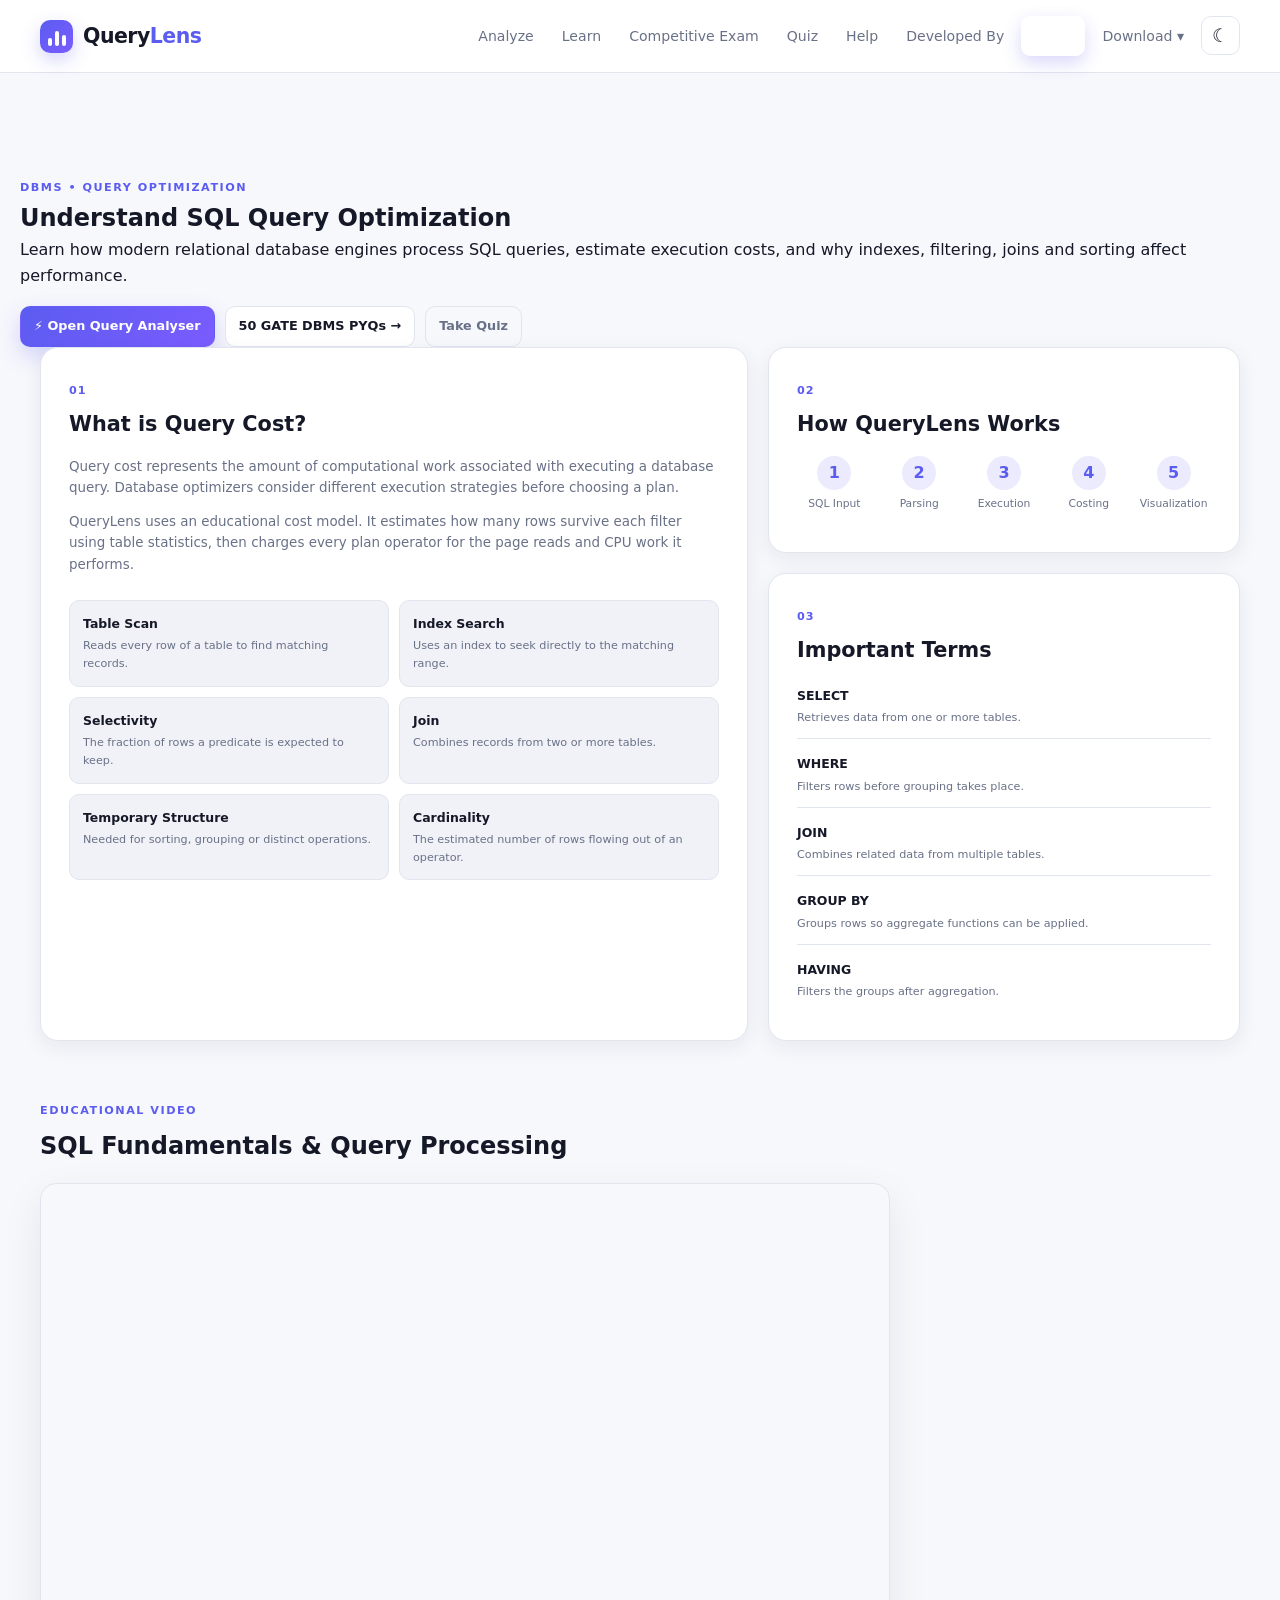
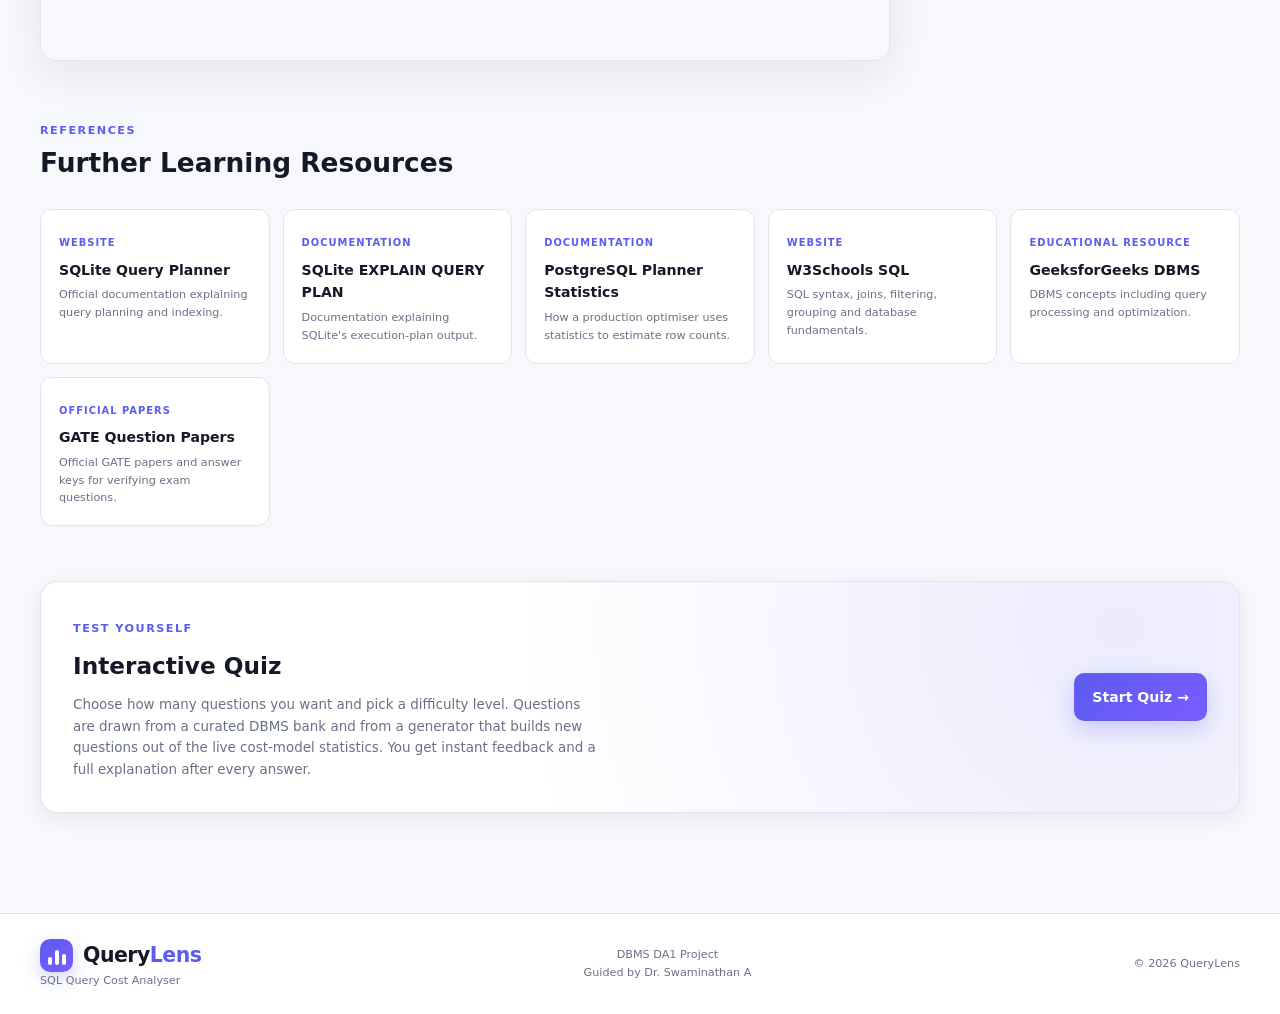
<file: learn.html>
<!DOCTYPE html>
<html lang="en">
<head>
<meta charset="UTF-8">
<meta name="viewport" content="width=device-width, initial-scale=1.0">
<title>Learn SQL Optimization &amp; Query Cost | QueryLens</title>
<link rel="stylesheet" href="style.css">
</head>

<body>

<header class="navbar">
  <div class="nav-container">

    <a href="index.html" class="logo">
      <span class="logo-mark">
        <i></i><i></i><i></i>
      </span>
      <span class="logo-text">Query<span>Lens</span></span>
    </a>

    <nav class="nav-links">
      <a href="index.html">Analyze</a>
      <a href="learn.html" class="active">Learn</a>
      <a href="exam.html">Competitive Exam</a>
      <a href="quiz.html">Quiz</a>
      <a href="help.html">Help</a>
      <a href="developed.html">Developed By</a>

      <a href="quiz.html" class="nav-button quiz-nav-btn" id="quizBtn" type="button">QUIZ</a>

      <div class="download-wrapper">
        <button class="nav-button" id="downloadBtn" type="button">Download ▾</button>

        <div class="download-menu" id="downloadMenu">
          <button id="downloadText" type="button">Text Report</button>
          <button id="downloadDoc" type="button">Document Report</button>
          <button id="downloadJson" type="button">JSON Report</button>
          <button id="downloadPdf" type="button">Print / Save PDF</button>
        </div>
      </div>

      <button class="theme-toggle" id="themeToggle" type="button" title="Toggle Day/Night Mode">
        <span id="themeIcon">☾</span>
      </button>
    </nav>

    <button class="mobile-menu" id="mobileMenu" type="button">☰</button>

  </div>
</header>

<main>

<section class="section">

  <div class="page-intro-card">
    <span class="eyebrow">DBMS • QUERY OPTIMIZATION</span>
    <h1>Understand SQL Query Optimization</h1>
    <p>
      Learn how modern relational database engines process SQL queries, estimate execution costs, and why indexes, filtering, joins and sorting affect performance.
    </p>
    <div style="display: flex; gap: 10px; margin-top: 18px; flex-wrap: wrap;">
      <a href="index.html" class="primary-button small">⚡ Open Query Analyser</a>
      <a href="exam.html" class="secondary-button small">50 GATE DBMS PYQs →</a>
      <a href="quiz.html" class="ghost-button small">Take Quiz</a>
    </div>
  </div>

  <div class="learn-grid">

    <article class="learn-card large">

      <span class="learn-number">01</span>

      <h3>What is Query Cost?</h3>

      <p>
        Query cost represents the amount of computational work associated
        with executing a database query. Database optimizers consider
        different execution strategies before choosing a plan.
      </p>

      <p>
        QueryLens uses an educational cost model. It estimates how many
        rows survive each filter using table statistics, then charges every
        plan operator for the page reads and CPU work it performs.
      </p>

      <div class="concept-points">

        <div>
          <strong>Table Scan</strong>
          <span>Reads every row of a table to find matching records.</span>
        </div>

        <div>
          <strong>Index Search</strong>
          <span>Uses an index to seek directly to the matching range.</span>
        </div>

        <div>
          <strong>Selectivity</strong>
          <span>The fraction of rows a predicate is expected to keep.</span>
        </div>

        <div>
          <strong>Join</strong>
          <span>Combines records from two or more tables.</span>
        </div>

        <div>
          <strong>Temporary Structure</strong>
          <span>Needed for sorting, grouping or distinct operations.</span>
        </div>

        <div>
          <strong>Cardinality</strong>
          <span>The estimated number of rows flowing out of an operator.</span>
        </div>

      </div>

    </article>


    <article class="learn-card">

      <span class="learn-number">02</span>

      <h3>How QueryLens Works</h3>

      <div class="process-flow">

        <div><span>1</span><p>SQL Input</p></div>
        <div><span>2</span><p>Parsing</p></div>
        <div><span>3</span><p>Execution</p></div>
        <div><span>4</span><p>Costing</p></div>
        <div><span>5</span><p>Visualization</p></div>

      </div>

    </article>


    <article class="learn-card">

      <span class="learn-number">03</span>

      <h3>Important Terms</h3>

      <div class="term-list">

        <div>
          <strong>SELECT</strong>
          <p>Retrieves data from one or more tables.</p>
        </div>

        <div>
          <strong>WHERE</strong>
          <p>Filters rows before grouping takes place.</p>
        </div>

        <div>
          <strong>JOIN</strong>
          <p>Combines related data from multiple tables.</p>
        </div>

        <div>
          <strong>GROUP BY</strong>
          <p>Groups rows so aggregate functions can be applied.</p>
        </div>

        <div>
          <strong>HAVING</strong>
          <p>Filters the groups after aggregation.</p>
        </div>

      </div>

    </article>

  </div>


  <!-- VIDEO -->

  <div class="learning-video">

    <div class="video-heading">

      <span class="eyebrow">EDUCATIONAL VIDEO</span>

      <h3>SQL Fundamentals &amp; Query Processing</h3>

    </div>

    <div class="video-wrapper">

      <iframe
        src="https://www.youtube.com/embed/HXV3zeQKqGY"
        title="SQL Tutorial"
        frameborder="0"
        allow="accelerometer; autoplay; clipboard-write; encrypted-media; gyroscope; picture-in-picture; web-share"
        allowfullscreen>
      </iframe>

    </div>

  </div>


  <!-- REFERENCES -->

  <div class="references">

    <div class="section-heading small-heading">

      <div>
        <span class="eyebrow">REFERENCES</span>
        <h3>Further Learning Resources</h3>
      </div>

    </div>


    <div class="reference-grid">

      <a href="https://www.sqlite.org/queryplanner.html"
         target="_blank"
         class="reference-card">

        <span>WEBSITE</span>

        <h4>SQLite Query Planner</h4>

        <p>
          Official documentation explaining query planning and indexing.
        </p>

      </a>


      <a href="https://www.sqlite.org/eqp.html"
         target="_blank"
         class="reference-card">

        <span>DOCUMENTATION</span>

        <h4>SQLite EXPLAIN QUERY PLAN</h4>

        <p>
          Documentation explaining SQLite's execution-plan output.
        </p>

      </a>


      <a href="https://www.postgresql.org/docs/current/planner-stats.html"
         target="_blank"
         class="reference-card">

        <span>DOCUMENTATION</span>

        <h4>PostgreSQL Planner Statistics</h4>

        <p>
          How a production optimiser uses statistics to estimate row counts.
        </p>

      </a>


      <a href="https://www.w3schools.com/sql/"
         target="_blank"
         class="reference-card">

        <span>WEBSITE</span>

        <h4>W3Schools SQL</h4>

        <p>
          SQL syntax, joins, filtering, grouping and database fundamentals.
        </p>

      </a>


      <a href="https://www.geeksforgeeks.org/dbms/"
         target="_blank"
         class="reference-card">

        <span>EDUCATIONAL RESOURCE</span>

        <h4>GeeksforGeeks DBMS</h4>

        <p>
          DBMS concepts including query processing and optimization.
        </p>

      </a>


      <a href="https://gate.iitkgp.ac.in/"
         target="_blank"
         class="reference-card">

        <span>OFFICIAL PAPERS</span>

        <h4>GATE Question Papers</h4>

        <p>
          Official GATE papers and answer keys for verifying exam questions.
        </p>

      </a>

    </div>

  </div>


  <!-- QUIZ CALL TO ACTION -->

  <div class="quiz-cta">

    <div>
      <span class="eyebrow">TEST YOURSELF</span>
      <h3>Interactive Quiz</h3>
      <p>
        Choose how many questions you want and pick a difficulty level.
        Questions are drawn from a curated DBMS bank and from a generator
        that builds new questions out of the live cost-model statistics.
        You get instant feedback and a full explanation after every answer.
      </p>
    </div>

    <a href="quiz.html" class="primary-button" id="quizBtnLearn">Start Quiz →</a>

  </div>

</section>

</main>

<!-- ================= QUIZ MODAL ================= -->

<div id="quizModal" class="quiz-modal">
  <div class="quiz-dialog">
    <button class="quiz-close" id="quizCloseBtn" type="button">✕</button>

    <div id="quizSetup">
      <span class="eyebrow">QUIZ</span>
      <h3>Configure your quiz</h3>
      <p>Select the number of questions and a difficulty level.</p>

      <label class="quiz-field">
        <span>Number of questions</span>
        <input type="number" id="quizCount" min="1" max="25" value="5" />
      </label>

      <label class="quiz-field">
        <span>Difficulty level</span>
        <select id="quizDifficulty">
          <option value="easy">Easy</option>
          <option value="medium" selected>Medium</option>
          <option value="hard">Hard</option>
        </select>
      </label>

      <button class="primary-button" id="quizStartBtn" type="button">Begin Quiz</button>
    </div>

    <div id="quizPlay" class="hidden">
      <div class="quiz-progress" id="quizProgress"></div>
      <h3 id="quizQuestion"></h3>
      <span class="exam-tag" id="quizTag"></span>
      <div id="quizOptions" class="quiz-options"></div>
      <div id="quizFeedback" class="quiz-feedback hidden"></div>
      <button class="primary-button small hidden" id="quizNextBtn" type="button">Next Question</button>
    </div>

    <div id="quizSummary" class="hidden"></div>
  </div>
</div>

<!-- ================= FOOTER ================= -->

<footer class="footer">
  <div class="footer-container">
    <div class="footer-brand">
      <div class="logo">
        <span class="logo-mark"><i></i><i></i><i></i></span>
        <span class="logo-text">Query<span>Lens</span></span>
      </div>
      <p>SQL Query Cost Analyser</p>
    </div>

    <div class="footer-info">
      <p>DBMS DA1 Project</p>
      <p>Guided by Dr. Swaminathan A</p>
    </div>

    <div class="footer-copy">
      <p>© 2026 QueryLens</p>
    </div>
  </div>
</footer>

<script src="cost-model.js"></script>
<script src="script.js"></script>
<script src="quiz.js"></script>

</body>
</html>
</file>
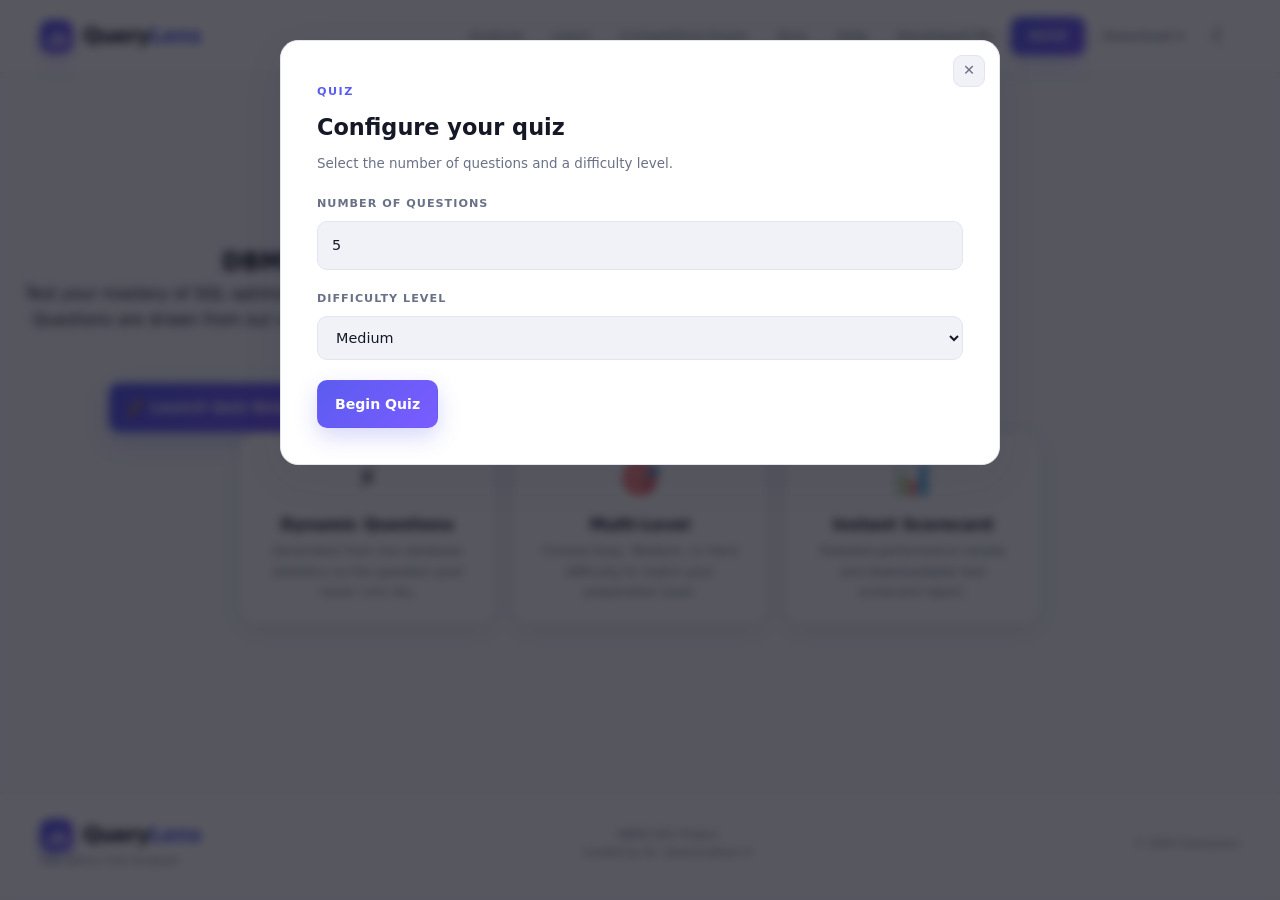
<file: quiz.html>
<!DOCTYPE html>
<html lang="en">
<head>
<meta charset="UTF-8">
<meta name="viewport" content="width=device-width, initial-scale=1.0">
<title>Interactive Quiz | QueryLens</title>
<link rel="stylesheet" href="style.css">
</head>

<body>

<header class="navbar">
  <div class="nav-container">

    <a href="index.html" class="logo">
      <span class="logo-mark">
        <i></i><i></i><i></i>
      </span>
      <span class="logo-text">Query<span>Lens</span></span>
    </a>

    <nav class="nav-links">
      <a href="index.html">Analyze</a>
      <a href="learn.html">Learn</a>
      <a href="exam.html">Competitive Exam</a>
      <a href="quiz.html" class="active">Quiz</a>
      <a href="help.html">Help</a>
      <a href="developed.html">Developed By</a>

      <button class="nav-button quiz-nav-btn" id="quizBtn" type="button">QUIZ</button>

      <div class="download-wrapper">
        <button class="nav-button" id="downloadBtn" type="button">Download ▾</button>

        <div class="download-menu" id="downloadMenu">
          <button id="downloadText" type="button">Text Report</button>
          <button id="downloadDoc" type="button">Document Report</button>
          <button id="downloadJson" type="button">JSON Report</button>
          <button id="downloadPdf" type="button">Print / Save PDF</button>
        </div>
      </div>

      <button class="theme-toggle" id="themeToggle" type="button" title="Toggle Day/Night Mode">
        <span id="themeIcon">☾</span>
      </button>
    </nav>

    <button class="mobile-menu" id="mobileMenu" type="button">☰</button>

  </div>
</header>

<main>

<section class="section" style="min-height: 80vh; display: flex; flex-direction: column; justify-content: center;">

  <div class="page-intro-card" style="text-align: center; max-width: 800px;">
    <span class="eyebrow">INTERACTIVE PRACTICE</span>
    <h1>DBMS &amp; SQL Knowledge Quiz</h1>
    <p>
      Test your mastery of SQL optimization, selectivity arithmetic, access paths, and relational algebra.
      Questions are drawn from our verified GATE PYQ question bank and generated dynamically from live catalog statistics.
    </p>

    <div style="margin-top: 25px; display: flex; justify-content: center; gap: 15px; flex-wrap: wrap;">
      <button class="primary-button" id="launchQuizPageBtn" type="button" onclick="if(typeof openQuizModal==='function') openQuizModal();">
        🚀 Launch Quiz Now
      </button>
      <a href="exam.html" class="secondary-button">Browse 50 GATE PYQs →</a>
      <a href="index.html" class="ghost-button">Back to Analyser</a>
    </div>
  </div>

  <div style="width: min(800px, 100%); margin: 0 auto; display: grid; grid-template-columns: repeat(auto-fit, minmax(220px, 1fr)); gap: 18px;">
    <div class="panel" style="padding: 20px; text-align: center;">
      <span style="font-size: 2rem;">⚡</span>
      <h4 style="margin: 8px 0 4px;">Dynamic Questions</h4>
      <p style="font-size: 0.8rem; color: var(--muted);">Generated from live database statistics so the question pool never runs dry.</p>
    </div>
    <div class="panel" style="padding: 20px; text-align: center;">
      <span style="font-size: 2rem;">🎯</span>
      <h4 style="margin: 8px 0 4px;">Multi-Level</h4>
      <p style="font-size: 0.8rem; color: var(--muted);">Choose Easy, Medium, or Hard difficulty to match your preparation level.</p>
    </div>
    <div class="panel" style="padding: 20px; text-align: center;">
      <span style="font-size: 2rem;">📊</span>
      <h4 style="margin: 8px 0 4px;">Instant Scorecard</h4>
      <p style="font-size: 0.8rem; color: var(--muted);">Detailed performance review and downloadable text scorecard report.</p>
    </div>
  </div>

</section>

</main>

<!-- ================= QUIZ MODAL ================= -->

<div id="quizModal" class="quiz-modal">
  <div class="quiz-dialog">
    <button class="quiz-close" id="quizCloseBtn" type="button">✕</button>

    <div id="quizSetup">
      <span class="eyebrow">QUIZ</span>
      <h3>Configure your quiz</h3>
      <p>Select the number of questions and a difficulty level.</p>

      <label class="quiz-field">
        <span>Number of questions</span>
        <input type="number" id="quizCount" min="1" max="25" value="5" />
      </label>

      <label class="quiz-field">
        <span>Difficulty level</span>
        <select id="quizDifficulty">
          <option value="easy">Easy</option>
          <option value="medium" selected>Medium</option>
          <option value="hard">Hard</option>
        </select>
      </label>

      <button class="primary-button" id="quizStartBtn" type="button">Begin Quiz</button>
    </div>

    <div id="quizPlay" class="hidden">
      <div class="quiz-progress" id="quizProgress"></div>
      <h3 id="quizQuestion"></h3>
      <span class="exam-tag" id="quizTag"></span>
      <div id="quizOptions" class="quiz-options"></div>
      <div id="quizFeedback" class="quiz-feedback hidden"></div>
      <button class="primary-button small hidden" id="quizNextBtn" type="button">Next Question</button>
    </div>

    <div id="quizSummary" class="hidden"></div>
  </div>
</div>

<!-- ================= FOOTER ================= -->

<footer class="footer">
  <div class="footer-container">
    <div class="footer-brand">
      <div class="logo">
        <span class="logo-mark"><i></i><i></i><i></i></span>
        <span class="logo-text">Query<span>Lens</span></span>
      </div>
      <p>SQL Query Cost Analyser</p>
    </div>

    <div class="footer-info">
      <p>DBMS DA1 Project</p>
      <p>Guided by Dr. Swaminathan A</p>
    </div>

    <div class="footer-copy">
      <p>© 2026 QueryLens</p>
    </div>
  </div>
</footer>

<script src="cost-model.js"></script>
<script src="exam-bank.js"></script>
<script src="script.js"></script>
<script src="quiz.js"></script>

<script>
  // Automatically open quiz configuration when loading quiz.html
  window.addEventListener('DOMContentLoaded', () => {
    setTimeout(() => {
      if(typeof openQuizModal === 'function') {
        openQuizModal();
      }
    }, 150);
  });
</script>

</body>
</html>
</file>
<file: style.css>
:root{
  --bg:#f7f8fc;
  --surface:#fff;
  --surface2:#f0f2f7;
  --text:#151827;
  --muted:#697187;
  --border:#e1e5ee;
  --primary:#5b5cf0;
  --primary2:#7b5cff;
  --success:#1fa774;
  --warning:#df9a28;
  --danger:#dc4b59;
  --shadow:0 14px 40px rgba(20,25,50,.08);
  --small-shadow:0 6px 20px rgba(20,25,50,.07);
  --radius:18px;
}

body.dark{
  --bg:#0b0e15;
  --surface:#121620;
  --surface2:#191e29;
  --text:#f3f5fb;
  --muted:#9ba4b9;
  --border:#2a3040;
  --primary:#7778ff;
  --primary2:#987dff;
  --success:#39c995;
  --warning:#f2b84b;
  --danger:#ff6875;
  --shadow:0 18px 50px rgba(0,0,0,.35);
  --small-shadow:0 8px 25px rgba(0,0,0,.25);
}

*{
  box-sizing:border-box;
  margin:0;
  padding:0;
}

html{
  scroll-behavior:smooth;
}

body{
  font-family:Inter,ui-sans-serif,system-ui,-apple-system,BlinkMacSystemFont,"Segoe UI",sans-serif;
  background:var(--bg);
  color:var(--text);
  line-height:1.6;
  transition:background .25s,color .25s;
}

button,
textarea,
input,
select{
  font:inherit;
}

button{
  cursor:pointer;
}

a{
  color:inherit;
  text-decoration:none;
}

img{
  max-width:100%;
}

.hidden{
  display:none!important;
}


/* NAV */

.navbar{
  position:sticky;
  top:0;
  z-index:1000;
  background:color-mix(in srgb,var(--surface) 90%,transparent);
  backdrop-filter:blur(18px);
  border-bottom:1px solid var(--border);
}

.nav-container{
  width:min(1200px,calc(100% - 40px));
  min-height:72px;
  margin:auto;
  display:flex;
  align-items:center;
  justify-content:space-between;
  gap:25px;
}

.logo{
  display:flex;
  align-items:center;
  gap:10px;
  font-weight:850;
  letter-spacing:-.5px;
}

.logo-text{
  font-size:1.28rem;
}

.logo-text span{
  color:var(--primary);
}

.logo-mark{
  width:33px;
  height:33px;
  border-radius:10px;
  background:linear-gradient(135deg,var(--primary),var(--primary2));
  display:flex;
  align-items:flex-end;
  justify-content:center;
  gap:3px;
  padding:7px;
  box-shadow:0 7px 18px color-mix(in srgb,var(--primary) 25%,transparent);
}

.logo-mark i{
  display:block;
  width:4px;
  border-radius:5px;
  background:white;
}

.logo-mark i:nth-child(1){height:8px}
.logo-mark i:nth-child(2){height:15px}
.logo-mark i:nth-child(3){height:11px}

.nav-links{
  display:flex;
  align-items:center;
  gap:6px;
}

.nav-links>a,
.nav-button{
  border:0;
  background:transparent;
  color:var(--muted);
  padding:9px 11px;
  border-radius:9px;
  font-size:.88rem;
  white-space:nowrap;
  transition:.2s;
}

.nav-links>a:hover,
.nav-button:hover{
  color:var(--text);
  background:var(--surface2);
}

.theme-toggle{
  width:39px;
  height:39px;
  flex-shrink:0;
  border:1px solid var(--border);
  border-radius:10px;
  background:var(--surface);
  color:var(--text);
  display:grid;
  place-items:center;
  font-size:1.15rem;
}

.theme-toggle:hover{
  border-color:var(--primary);
}

.download-wrapper{
  position:relative;
}

.download-menu{
  position:absolute;
  top:calc(100% + 8px);
  right:0;
  width:195px;
  padding:7px;
  border:1px solid var(--border);
  background:var(--surface);
  border-radius:12px;
  box-shadow:var(--shadow);
  display:none;
}

.download-menu.show{
  display:block;
}

.download-menu button{
  display:block;
  width:100%;
  border:0;
  background:transparent;
  color:var(--text);
  padding:10px;
  border-radius:8px;
  text-align:left;
  font-size:.8rem;
}

.download-menu button:hover{
  background:var(--surface2);
}

.mobile-menu{
  display:none;
  border:0;
  background:transparent;
  color:var(--text);
  font-size:1.5rem;
}


/* QUIZ NAV BUTTON */

.quiz-nav-btn{
  background:linear-gradient(135deg,var(--primary),var(--primary2));
  color:#fff!important;
  border:0;
  padding:9px 18px;
  border-radius:9px;
  font-weight:800;
  font-size:.8rem;
  letter-spacing:.06em;
  box-shadow:0 7px 18px color-mix(in srgb,var(--primary) 24%,transparent);
  transition:.2s;
}

.quiz-nav-btn:hover{
  background:linear-gradient(135deg,var(--primary),var(--primary2));
  transform:translateY(-2px);
}


/* COMMON */

.section{
  padding:100px 20px;
  background:var(--bg);
}

.light-section{
  background:var(--surface2);
}

.section-heading{
  width:min(1200px,100%);
  margin:0 auto 42px;
}

.section-heading h2{
  font-size:clamp(2rem,4vw,3rem);
  letter-spacing:-1.5px;
  margin:7px 0 10px;
}

.section-heading p{
  color:var(--muted);
  max-width:720px;
}

.small-heading{
  margin-bottom:25px;
}

.small-heading h3{
  font-size:1.65rem;
}

.eyebrow{
  display:inline-block;
  color:var(--primary);
  font-size:.7rem;
  font-weight:900;
  letter-spacing:1.5px;
}

.primary-button,
.secondary-button,
.ghost-button{
  border-radius:10px;
  padding:12px 17px;
  display:inline-flex;
  align-items:center;
  justify-content:center;
  gap:7px;
  border:1px solid transparent;
  font-weight:750;
  font-size:.88rem;
  transition:.2s;
}

.primary-button{
  color:#fff;
  background:linear-gradient(135deg,var(--primary),var(--primary2));
  box-shadow:0 9px 22px color-mix(in srgb,var(--primary) 24%,transparent);
}

.primary-button:hover{
  transform:translateY(-2px);
}

.secondary-button{
  background:var(--surface);
  color:var(--text);
  border-color:var(--border);
}

.secondary-button:hover,
.ghost-button:hover{
  border-color:var(--primary);
  color:var(--primary);
}

.ghost-button{
  background:transparent;
  color:var(--muted);
  border-color:var(--border);
}

.small{
  padding:9px 13px;
  font-size:.8rem;
}


/* HERO */

.hero{
  padding:90px 20px 105px;
  overflow:hidden;
  background:
    radial-gradient(circle at 85% 20%,color-mix(in srgb,var(--primary) 12%,transparent),transparent 32%),
    var(--bg);
}

.hero-container{
  width:min(1200px,100%);
  margin:auto;
  display:grid;
  grid-template-columns:1fr 1fr;
  align-items:center;
  gap:70px;
}

.hero-content h1{
  font-size:clamp(3rem,6vw,5rem);
  line-height:1.02;
  letter-spacing:-4px;
  margin:12px 0 24px;
}

.hero-content h1 span{
  color:var(--primary);
}

.hero-content>p{
  color:var(--muted);
  max-width:650px;
  font-size:1rem;
}

.hero-actions{
  display:flex;
  flex-wrap:wrap;
  gap:12px;
  margin:30px 0;
}

.hero-stats{
  display:flex;
  gap:35px;
}

.hero-stat{
  display:flex;
  flex-direction:column;
}

.hero-stat strong{
  font-size:1.5rem;
}

.hero-stat span{
  color:var(--muted);
  font-size:.75rem;
}

.hero-visual{
  min-width:0;
}

.code-window{
  overflow:hidden;
  border-radius:20px;
  border:1px solid var(--border);
  background:#10131c;
  box-shadow:var(--shadow);
  transform:rotate(1deg);
}

.window-header{
  height:47px;
  padding:0 17px;
  display:flex;
  align-items:center;
  gap:15px;
  color:#9da5b7;
  background:#171a23;
  font-size:.76rem;
}

.window-dots{
  display:flex;
  gap:6px;
}

.window-dots span{
  width:8px;
  height:8px;
  border-radius:50%;
  background:#646977;
}

.code-content{
  padding:22px;
  overflow:auto;
}

.code-content pre{
  color:#e8ebf3;
  font-family:"SFMono-Regular",Consolas,monospace;
  font-size:.76rem;
  line-height:1.75;
}

.code-keyword{color:#aa9cff}
.code-function{color:#69c8ff}
.code-string{color:#83d69e}

.code-result{
  display:grid;
  grid-template-columns:repeat(3,1fr);
  background:#171a23;
  border-top:1px solid #292d39;
}

.code-result div{
  padding:14px;
  display:flex;
  flex-direction:column;
}

.code-result div+div{
  border-left:1px solid #292d39;
}

.code-result span{
  color:#858c9e;
  font-size:.68rem;
}

.code-result strong{
  color:white;
  font-size:.88rem;
}


/* PANELS */

.analysis-grid{
  width:min(1200px,100%);
  margin:0 auto 25px;
  display:grid;
  grid-template-columns:1.2fr .8fr;
  gap:25px;
}

.panel{
  width:min(1200px,100%);
  margin:0 auto 25px;
  padding:25px;
  border:1px solid var(--border);
  border-radius:var(--radius);
  background:var(--surface);
  box-shadow:var(--small-shadow);
}

.analysis-grid .panel{
  width:100%;
  margin:0;
}

.panel-header{
  display:flex;
  justify-content:space-between;
  align-items:center;
  gap:20px;
  margin-bottom:20px;
}

.panel-title{
  display:flex;
  align-items:flex-start;
  gap:13px;
}

.panel-number{
  color:var(--primary);
  font-size:.68rem;
  font-weight:900;
  letter-spacing:1px;
  padding-top:3px;
  white-space:nowrap;
}

.panel-header h3,
.subsection-heading h3{
  font-size:1.03rem;
}

.panel-header p,
.subsection-heading p{
  color:var(--muted);
  font-size:.76rem;
}

.sql-editor{
  width:100%;
  min-height:275px;
  resize:vertical;
  padding:17px;
  border:1px solid var(--border);
  border-radius:12px;
  outline:none;
  background:var(--surface2);
  color:var(--text);
  font-family:"SFMono-Regular",Consolas,monospace;
  font-size:.84rem;
  line-height:1.7;
}

.sql-editor:focus{
  border-color:var(--primary);
  box-shadow:0 0 0 3px color-mix(in srgb,var(--primary) 12%,transparent);
}

.editor-actions{
  display:flex;
  flex-wrap:wrap;
  gap:8px;
  margin-top:14px;
}

.shortcut-hint{
  color:var(--muted);
  font-size:.7rem;
  margin-top:10px;
}

kbd{
  padding:2px 5px;
  border:1px solid var(--border);
  border-radius:4px;
  background:var(--surface2);
  font-family:monospace;
}

.error-message{
  margin-top:12px;
  padding:11px 13px;
  border-radius:9px;
  color:var(--danger);
  background:color-mix(in srgb,var(--danger) 9%,var(--surface));
  border:1px solid color-mix(in srgb,var(--danger) 25%,var(--border));
  font-size:.8rem;
}


/* SCHEMA */

.schema-container{
  max-height:340px;
  overflow:auto;
}

.schema-table{
  overflow:hidden;
  margin-bottom:10px;
  border:1px solid var(--border);
  border-radius:11px;
}

.schema-table-header{
  display:flex;
  justify-content:space-between;
  padding:11px 13px;
  background:var(--surface2);
  font-size:.8rem;
  font-weight:750;
}

.schema-columns{
  padding:9px 13px;
}

.schema-column{
  display:flex;
  justify-content:space-between;
  padding:5px 0;
  border-bottom:1px dashed var(--border);
  font-size:.73rem;
}

.schema-column:last-child{
  border-bottom:0;
}

.schema-column span:last-child{
  color:var(--muted);
}


/* EMPTY */

.empty-state{
  min-height:220px;
  display:flex;
  align-items:center;
  justify-content:center;
  flex-direction:column;
  text-align:center;
  color:var(--muted);
}

.empty-state h3{
  color:var(--text);
  margin:8px 0 3px;
}

.empty-state p{
  font-size:.82rem;
}

.empty-icon{
  width:48px;
  height:48px;
  display:grid;
  place-items:center;
  border-radius:14px;
  background:var(--surface2);
  color:var(--primary);
  font-size:1.4rem;
}

.compact{
  min-height:120px;
}


/* SCORE */

.score-section{
  display:flex;
  align-items:center;
  gap:28px;
  padding:10px 0 30px;
}

.score-circle{
  --score:0%;
  width:145px;
  height:145px;
  flex-shrink:0;
  display:grid;
  place-items:center;
  border-radius:50%;
  background:conic-gradient(var(--primary) var(--score),var(--surface2) 0);
  position:relative;
  transition:background .4s ease;
}

.score-circle::before{
  content:"";
  position:absolute;
  inset:10px;
  border-radius:50%;
  background:var(--surface);
}

.score-inner{
  position:relative;
  display:flex;
  align-items:baseline;
}

.score-inner strong{
  font-size:2.5rem;
  letter-spacing:-2px;
}

.score-inner span{
  color:var(--muted);
  font-size:.72rem;
}

.score-description h3{
  font-size:1.55rem;
  margin:4px 0;
}

.score-description p{
  max-width:620px;
  color:var(--muted);
}


/* METRICS */

.metrics-grid{
  display:grid;
  grid-template-columns:repeat(auto-fit,minmax(165px,1fr));
  gap:12px;
  margin-bottom:35px;
}

.metric-card{
  padding:18px;
  border:1px solid var(--border);
  border-radius:12px;
  background:var(--surface2);
}

.metric-label,
.metric-unit{
  display:block;
  color:var(--muted);
  font-size:.7rem;
}

.metric-card strong{
  display:block;
  font-size:1.45rem;
  margin:4px 0;
  overflow-wrap:anywhere;
}


/* SUBSECTIONS */

.subsection{
  padding-top:28px;
  margin-top:28px;
  border-top:1px solid var(--border);
}

.subsection-heading{
  margin-bottom:17px;
}


/* PLAN */

.execution-plan{
  display:flex;
  flex-direction:column;
  gap:8px;
}

.plan-row{
  padding:12px 14px;
  border:1px solid var(--border);
  border-radius:10px;
  background:var(--surface2);
  font-family:"SFMono-Regular",Consolas,monospace;
  font-size:.74rem;
  white-space:pre-wrap;
  overflow-wrap:anywhere;
}


/* PLAN METRICS */

.plan-metrics-grid{
  display:grid;
  grid-template-columns:repeat(4,1fr);
  gap:12px;
}

.plan-metric{
  padding:15px;
  display:flex;
  justify-content:space-between;
  gap:12px;
  border:1px solid var(--border);
  border-radius:11px;
  background:var(--surface2);
}

.plan-metric span{
  color:var(--muted);
  font-size:.72rem;
}

.plan-metric strong{
  font-size:1.05rem;
}


/* VISUALIZATION */

.cost-visualization{
  display:flex;
  flex-direction:column;
  gap:13px;
}

.cost-bar-row{
  display:grid;
  grid-template-columns:185px 1fr 50px;
  align-items:center;
  gap:12px;
  font-size:.76rem;
}

.cost-bar-row>span:first-child{
  overflow:hidden;
  text-overflow:ellipsis;
  white-space:nowrap;
}

.cost-bar-row>strong:last-child{
  text-align:right;
  font-size:.74rem;
}

.cost-bar-track{
  height:10px;
  overflow:hidden;
  border-radius:20px;
  background:var(--surface2);
}

.cost-bar{
  height:100%;
  border-radius:20px;
  background:linear-gradient(90deg,var(--primary),var(--primary2));
  transition:width .35s ease;
}


/* RECOMMENDATIONS */

.recommendations{
  display:grid;
  gap:10px;
}

.recommendation{
  padding:14px;
  border:1px solid var(--border);
  border-radius:11px;
  background:var(--surface2);
  border-left:3px solid var(--primary);
}

.recommendation strong{
  display:block;
  margin-bottom:3px;
  font-size:.82rem;
}

.recommendation p{
  color:var(--muted);
  font-size:.76rem;
}


/* REWRITE SUGGESTIONS */

.rewrite-list{
  display:flex;
  flex-direction:column;
  gap:12px;
}

.rewrite-card{
  padding:16px;
  border:1px solid var(--border);
  border-radius:12px;
  background:var(--surface2);
}

.rewrite-card>strong{
  display:block;
  font-size:.84rem;
  margin-bottom:4px;
}

.rewrite-sql{
  margin:10px 0;
  padding:12px 14px;
  border-radius:9px;
  border:1px solid var(--border);
  background:var(--surface);
  color:var(--text);
  font-family:"SFMono-Regular",Consolas,monospace;
  font-size:.76rem;
  line-height:1.65;
  white-space:pre-wrap;
  overflow-x:auto;
}

.copy-sql{
  padding:6px 12px;
  font-size:.72rem;
}


/* TABLE */

.result-table-wrapper{
  width:100%;
  max-height:520px;
  overflow:auto;
  border:1px solid var(--border);
  border-radius:11px;
}

.result-table{
  width:100%;
  min-width:600px;
  border-collapse:collapse;
  font-size:.72rem;
}

.result-table th,
.result-table td{
  padding:10px 12px;
  text-align:left;
  border-bottom:1px solid var(--border);
}

.result-table th{
  position:sticky;
  top:0;
  z-index:1;
  background:var(--surface2);
}

.result-table tr:last-child td{
  border-bottom:0;
}

.null-value{
  color:var(--muted);
  font-style:italic;
  opacity:.65;
}


/* TESTS */

.test-results{
  display:grid;
  gap:8px;
}

.test-summary{
  padding:12px 15px;
  border:1px solid var(--border);
  border-radius:10px;
  background:var(--surface2);
  font-size:.85rem;
}

.test-item{
  display:flex;
  justify-content:space-between;
  align-items:center;
  gap:15px;
  padding:13px 15px;
  border:1px solid var(--border);
  border-radius:10px;
  background:var(--surface2);
  font-size:.8rem;
}

.test-detail{
  display:block;
  margin-top:3px;
  color:var(--danger);
  font-size:.7rem;
  font-style:normal;
}

.test-pass{
  color:var(--success);
  font-weight:850;
}

.test-fail{
  color:var(--danger);
  font-weight:850;
}


/* HISTORY */

.history-container{
  display:grid;
  gap:8px;
}

.history-item{
  padding:13px 15px;
  border:1px solid var(--border);
  border-radius:10px;
  background:var(--surface2);
  cursor:pointer;
}

.history-item:hover{
  border-color:var(--primary);
}

.history-query{
  white-space:nowrap;
  overflow:hidden;
  text-overflow:ellipsis;
  font-family:monospace;
  font-size:.75rem;
}

.history-meta{
  margin-top:4px;
  color:var(--muted);
  font-size:.68rem;
}


/* LEARN */

.learn-grid{
  width:min(1200px,100%);
  margin:auto;
  display:grid;
  grid-template-columns:1.2fr .8fr;
  gap:20px;
}

.learn-card{
  padding:28px;
  border:1px solid var(--border);
  border-radius:var(--radius);
  background:var(--surface);
  box-shadow:var(--small-shadow);
}

.learn-card.large{
  grid-row:span 2;
}

.learn-number{
  color:var(--primary);
  font-size:.7rem;
  font-weight:900;
  letter-spacing:1px;
}

.learn-card h3{
  margin:7px 0 14px;
  font-size:1.3rem;
}

.learn-card p{
  color:var(--muted);
  font-size:.84rem;
  margin-bottom:12px;
}

.concept-points{
  display:grid;
  grid-template-columns:1fr 1fr;
  gap:10px;
  margin-top:25px;
}

.concept-points div{
  padding:13px;
  border:1px solid var(--border);
  border-radius:10px;
  background:var(--surface2);
}

.concept-points strong,
.concept-points span{
  display:block;
}

.concept-points strong{
  font-size:.78rem;
}

.concept-points span{
  margin-top:3px;
  color:var(--muted);
  font-size:.7rem;
}

.process-flow{
  display:flex;
  flex-wrap:wrap;
  align-items:center;
  gap:10px;
}

.process-flow div{
  flex:1;
  min-width:70px;
  text-align:center;
}

.process-flow span{
  width:34px;
  height:34px;
  display:grid;
  place-items:center;
  margin:auto;
  border-radius:50%;
  background:color-mix(in srgb,var(--primary) 12%,var(--surface));
  color:var(--primary);
  font-weight:800;
}

.process-flow p{
  margin-top:5px;
  font-size:.67rem;
}

.term-list{
  display:grid;
  gap:11px;
}

.term-list div{
  padding-bottom:11px;
  border-bottom:1px solid var(--border);
}

.term-list div:last-child{
  border-bottom:0;
}

.term-list strong{
  font-size:.78rem;
}

.term-list p{
  margin:2px 0 0;
  font-size:.7rem;
}

.learning-video,
.references{
  width:min(1200px,100%);
  margin:55px auto 0;
}

.video-heading{
  margin-bottom:18px;
}

.video-heading h3{
  margin-top:5px;
  font-size:1.5rem;
}

.video-wrapper{
  position:relative;
  max-width:850px;
  overflow:hidden;
  aspect-ratio:16/9;
  border:1px solid var(--border);
  border-radius:16px;
  box-shadow:var(--shadow);
}

.video-wrapper iframe{
  width:100%;
  height:100%;
}

.reference-grid{
  display:grid;
  grid-template-columns:repeat(auto-fit,minmax(215px,1fr));
  gap:13px;
}

.reference-card{
  padding:18px;
  border:1px solid var(--border);
  border-radius:12px;
  background:var(--surface);
  transition:.2s;
}

.reference-card:hover{
  transform:translateY(-3px);
  border-color:var(--primary);
}

.reference-card>span{
  color:var(--primary);
  font-size:.62rem;
  font-weight:900;
  letter-spacing:1px;
}

.reference-card h4{
  margin:5px 0;
  font-size:.88rem;
}

.reference-card p{
  color:var(--muted);
  font-size:.7rem;
}


/* QUIZ CTA */

.quiz-cta{
  width:min(1200px,100%);
  margin:55px auto 0;
  padding:32px;
  display:flex;
  align-items:center;
  justify-content:space-between;
  flex-wrap:wrap;
  gap:28px;
  border:1px solid var(--border);
  border-radius:var(--radius);
  background:
    radial-gradient(circle at 90% 20%,color-mix(in srgb,var(--primary) 12%,transparent),transparent 55%),
    var(--surface);
  box-shadow:var(--small-shadow);
}

.quiz-cta h3{
  margin:7px 0 10px;
  font-size:1.45rem;
}

.quiz-cta p{
  max-width:62ch;
  color:var(--muted);
  font-size:.84rem;
}


/* TEAM */

.team-grid{
  width:min(1200px,100%);
  margin:auto;
  display:grid;
  grid-template-columns:repeat(4,1fr);
  gap:17px;
}

.team-card{
  padding:28px 20px;
  text-align:center;
  border:1px solid var(--border);
  border-radius:var(--radius);
  background:var(--surface);
  box-shadow:var(--small-shadow);
  transition:.2s;
}

.team-card:hover{
  transform:translateY(-4px);
  border-color:var(--primary);
}

/* Photo frame. The fallback initials sit underneath the
   image, so they show through if the file fails to load. */

.avatar-wrap{
  position:relative;
  width:110px;
  height:110px;
  margin:0 auto 16px;
  border-radius:22px;
  overflow:hidden;
  background:linear-gradient(135deg,var(--primary),var(--primary2));
  box-shadow:0 8px 20px color-mix(in srgb,var(--primary) 22%,transparent);
}

.avatar-photo{
  position:relative;
  z-index:1;
  width:100%;
  height:100%;
  object-fit:cover;
  display:block;
}

.avatar-fallback{
  position:absolute;
  inset:0;
  display:grid;
  place-items:center;
  color:#fff;
  font-weight:900;
  font-size:1.6rem;
  letter-spacing:1px;
}

.team-card h3{
  font-size:1.02rem;
  margin-bottom:4px;
}

.team-reg{
  color:var(--muted);
  font-size:.73rem;
}

.team-role{
  margin-top:8px;
  padding-top:8px;
  border-top:1px solid var(--border);
  color:var(--primary);
  font-size:.7rem;
  font-weight:700;
  letter-spacing:.3px;
}

.guide-card{
  background:
    radial-gradient(circle at 50% 0%,color-mix(in srgb,var(--primary) 10%,transparent),transparent 60%),
    var(--surface);
}

.guide-label{
  display:block;
  margin-bottom:12px;
  color:var(--primary);
  font-size:.63rem;
  font-weight:900;
  letter-spacing:1.2px;
}


/* HELP */

.help-grid{
  width:min(1200px,100%);
  margin:auto;
  display:grid;
  grid-template-columns:repeat(auto-fit,minmax(265px,1fr));
  gap:15px;
}

.help-step{
  padding:23px;
  border:1px solid var(--border);
  border-radius:14px;
  background:var(--surface);
}

.help-step>span{
  color:var(--primary);
  font-size:.68rem;
  font-weight:900;
}

.help-step h3{
  margin:7px 0 6px;
  font-size:1rem;
}

.help-step p{
  color:var(--muted);
  font-size:.75rem;
}

.faq-section{
  width:min(1200px,100%);
  margin:60px auto 0;
}

.faq-grid{
  display:grid;
  grid-template-columns:1fr 1fr;
  gap:10px;
  align-items:start;
}

details{
  padding:15px 17px;
  border:1px solid var(--border);
  border-radius:11px;
  background:var(--surface);
}

summary{
  cursor:pointer;
  font-weight:700;
  font-size:.8rem;
}

details p{
  margin-top:10px;
  color:var(--muted);
  font-size:.74rem;
}


/* COMPETITIVE EXAM — CONTROLS */

.exam-controls{
  display:flex;
  flex-wrap:wrap;
  gap:12px;
  margin-bottom:16px;
}

.exam-search{
  flex:1 1 260px;
  padding:11px 14px;
  border:1px solid var(--border);
  border-radius:10px;
  outline:none;
  background:var(--surface2);
  color:var(--text);
  font-size:.84rem;
}

.exam-search:focus,
.exam-select:focus{
  border-color:var(--primary);
  box-shadow:0 0 0 3px color-mix(in srgb,var(--primary) 12%,transparent);
}

.exam-select{
  padding:11px 14px;
  border:1px solid var(--border);
  border-radius:10px;
  outline:none;
  background:var(--surface2);
  color:var(--text);
  font-size:.84rem;
}


/* COMPETITIVE EXAM — TAG NOTICE */

.exam-notice{
  margin-bottom:16px;
  padding:12px 15px;
  border:1px solid var(--border);
  border-left:3px solid var(--warning);
  border-radius:9px;
  background:color-mix(in srgb,var(--warning) 7%,var(--surface2));
  color:var(--muted);
  font-size:.75rem;
  line-height:1.6;
}

.exam-notice strong{
  color:var(--text);
}


/* COMPETITIVE EXAM — PROGRESS */

.exam-progress{
  display:flex;
  flex-wrap:wrap;
  align-items:center;
  gap:18px;
  margin-bottom:18px;
  padding:12px 16px;
  border:1px solid var(--border);
  border-radius:10px;
  background:var(--surface2);
  font-size:.78rem;
}

.exam-progress-idle{
  color:var(--muted);
}

.exam-progress-right strong{
  color:var(--success);
}

.exam-progress-wrong strong{
  color:var(--danger);
}

.exam-progress button{
  margin-left:auto;
}


/* COMPETITIVE EXAM — QUESTION CARDS */

.exam-list{
  display:flex;
  flex-direction:column;
  gap:10px;
}

.exam-item{
  padding:18px;
  border:1px solid var(--border);
  border-radius:12px;
  background:var(--surface);
  transition:border-color .2s;
}

.exam-item-right{
  border-left:3px solid var(--success);
}

.exam-item-wrong{
  border-left:3px solid var(--danger);
}

.exam-head{
  display:flex;
  align-items:flex-start;
  gap:12px;
  margin-bottom:14px;
  font-size:.86rem;
  font-weight:600;
  line-height:1.55;
}

.exam-num{
  flex:0 0 26px;
  height:26px;
  display:grid;
  place-items:center;
  border-radius:7px;
  background:color-mix(in srgb,var(--primary) 14%,transparent);
  color:var(--primary);
  font-size:.7rem;
  font-weight:800;
}

.exam-q{
  flex:1;
  min-width:0;
}

.exam-tag{
  flex:0 0 auto;
  padding:3px 11px;
  border:1px solid var(--border);
  border-radius:20px;
  color:var(--muted);
  font-size:.62rem;
  font-weight:800;
  letter-spacing:.5px;
  text-transform:uppercase;
  white-space:nowrap;
}

.tag-practice{
  border-color:color-mix(in srgb,var(--warning) 40%,var(--border));
  color:var(--warning);
}

.tag-verified{
  border-color:color-mix(in srgb,var(--success) 40%,var(--border));
  color:var(--success);
}


/* COMPETITIVE EXAM — OPTION BUTTONS */

.exam-choices{
  display:flex;
  flex-direction:column;
  gap:8px;
}

.exam-choice{
  display:flex;
  align-items:center;
  gap:12px;
  padding:11px 14px;
  text-align:left;
  border:1px solid var(--border);
  border-radius:10px;
  background:var(--surface2);
  color:var(--text);
  font-size:.83rem;
  line-height:1.5;
  transition:.15s;
}

.exam-choice:hover:not(:disabled){
  border-color:var(--primary);
  transform:translateX(3px);
}

.exam-choice:disabled{
  cursor:default;
  transform:none;
}

.choice-correct{
  border-color:var(--success);
  background:color-mix(in srgb,var(--success) 12%,var(--surface));
}

.choice-correct .quiz-letter{
  background:var(--success);
  color:#fff;
}

.choice-wrong{
  border-color:var(--danger);
  background:color-mix(in srgb,var(--danger) 12%,var(--surface));
}

.choice-wrong .quiz-letter{
  background:var(--danger);
  color:#fff;
}

.choice-dim{
  opacity:.5;
}


/* COMPETITIVE EXAM — REVEALED ANSWER */

.exam-result{
  margin-top:16px;
  padding-top:16px;
  border-top:1px dashed var(--border);
}

.exam-answer-line{
  margin:8px 0 12px;
  color:var(--muted);
  font-size:.8rem;
}

.exam-solution{
  padding:14px 16px;
  border-radius:10px;
  border-left:3px solid var(--success);
  background:var(--surface2);
}

.exam-solution strong{
  font-size:.78rem;
  color:var(--success);
  letter-spacing:.5px;
  text-transform:uppercase;
}

.exam-solution p{
  margin-top:6px;
  color:var(--muted);
  font-size:.79rem;
}

.exam-source{
  margin-top:10px;
  color:var(--muted);
  font-size:.71rem;
  font-style:italic;
}


/* QUIZ MODAL */

.quiz-modal{
  position:fixed;
  inset:0;
  z-index:2000;
  padding:40px 16px;
  display:none;
  align-items:flex-start;
  justify-content:center;
  overflow-y:auto;
  background:rgba(8,10,20,.68);
  backdrop-filter:blur(5px);
}

.quiz-modal.open{
  display:flex;
}

.quiz-dialog{
  position:relative;
  width:min(720px,100%);
  padding:36px;
  border:1px solid var(--border);
  border-radius:var(--radius);
  background:var(--surface);
  color:var(--text);
  box-shadow:var(--shadow);
}

.quiz-dialog h3{
  margin:7px 0 8px;
  font-size:1.4rem;
}

.quiz-dialog>div>p{
  color:var(--muted);
  font-size:.84rem;
}

.quiz-close{
  position:absolute;
  top:14px;
  right:14px;
  width:32px;
  height:32px;
  display:grid;
  place-items:center;
  border:1px solid var(--border);
  border-radius:9px;
  background:var(--surface2);
  color:var(--muted);
  font-size:.9rem;
}

.quiz-close:hover{
  color:var(--danger);
  border-color:var(--danger);
}

.quiz-field{
  display:block;
  margin:20px 0;
}

.quiz-field>span{
  display:block;
  margin-bottom:8px;
  color:var(--muted);
  font-size:.7rem;
  font-weight:800;
  letter-spacing:1px;
  text-transform:uppercase;
}

.quiz-field input,
.quiz-field select{
  width:100%;
  padding:12px 14px;
  border:1px solid var(--border);
  border-radius:10px;
  outline:none;
  background:var(--surface2);
  color:var(--text);
  font-size:.9rem;
}

.quiz-field input:focus,
.quiz-field select:focus{
  border-color:var(--primary);
  box-shadow:0 0 0 3px color-mix(in srgb,var(--primary) 12%,transparent);
}

.quiz-progress{
  margin-bottom:14px;
  color:var(--muted);
  font-size:.7rem;
  font-weight:800;
  letter-spacing:1px;
  text-transform:uppercase;
}

#quizQuestion{
  font-size:1.12rem;
  line-height:1.5;
  margin-bottom:10px;
}

.quiz-options{
  display:flex;
  flex-direction:column;
  gap:10px;
  margin:22px 0;
}

.quiz-option{
  display:flex;
  align-items:center;
  gap:14px;
  padding:14px 16px;
  text-align:left;
  border:1px solid var(--border);
  border-radius:11px;
  background:var(--surface2);
  color:var(--text);
  font-size:.88rem;
  line-height:1.5;
  transition:.15s;
}

.quiz-option:hover:not(:disabled){
  border-color:var(--primary);
  transform:translateX(3px);
}

.quiz-option:disabled{
  cursor:default;
  transform:none;
}

.quiz-letter{
  flex:0 0 27px;
  height:27px;
  display:grid;
  place-items:center;
  border-radius:7px;
  background:color-mix(in srgb,var(--primary) 14%,transparent);
  color:var(--primary);
  font-size:.74rem;
  font-weight:800;
}

.option-correct{
  border-color:var(--success);
  background:color-mix(in srgb,var(--success) 12%,var(--surface));
}

.option-correct .quiz-letter{
  background:var(--success);
  color:#fff;
}

.option-wrong{
  border-color:var(--danger);
  background:color-mix(in srgb,var(--danger) 12%,var(--surface));
}

.option-wrong .quiz-letter{
  background:var(--danger);
  color:#fff;
}

.quiz-feedback{
  margin-bottom:18px;
  padding:16px 18px;
  border:1px solid var(--border);
  border-radius:11px;
  background:var(--surface2);
  font-size:.86rem;
}

.quiz-feedback p{
  margin-top:8px;
  color:var(--muted);
  font-size:.8rem;
}

.quiz-feedback .exam-source{
  margin-top:12px;
  padding-top:10px;
  border-top:1px dashed var(--border);
}

.feedback-right{
  color:var(--success);
  font-size:.92rem;
}

.feedback-wrong{
  color:var(--danger);
  font-size:.92rem;
}

.quiz-score-big{
  margin:12px 0 4px;
  font-size:3.1rem;
  font-weight:900;
  letter-spacing:-2px;
  background:linear-gradient(135deg,var(--primary),var(--primary2));
  -webkit-background-clip:text;
  background-clip:text;
  color:transparent;
}

.quiz-pct{
  margin-bottom:24px;
  color:var(--muted);
  font-size:.86rem;
}

.quiz-review{
  max-height:330px;
  margin-bottom:24px;
  padding-right:6px;
  display:flex;
  flex-direction:column;
  gap:11px;
  overflow-y:auto;
}

.quiz-review-item{
  padding:14px 16px;
  border-radius:10px;
  border-left:3px solid var(--border);
  background:var(--surface2);
  font-size:.82rem;
}

.quiz-review-item strong{
  display:block;
  margin-bottom:6px;
  line-height:1.5;
}

.quiz-review-item p{
  margin-top:3px;
  color:var(--muted);
  font-size:.78rem;
}

.rev-right{
  border-left-color:var(--success);
}

.rev-wrong{
  border-left-color:var(--danger);
}

.quiz-exp{
  margin-top:7px!important;
  padding-top:7px;
  border-top:1px dashed var(--border);
  font-style:italic;
}

.quiz-actions{
  display:flex;
  flex-wrap:wrap;
  gap:10px;
}


/* FINAL */

.final-section{
  padding:100px 20px;
  text-align:center;
  background:
    radial-gradient(circle at 50% 0%,color-mix(in srgb,var(--primary) 18%,transparent),transparent 45%),
    var(--bg);
}

.final-content{
  width:min(800px,100%);
  margin:auto;
}

.final-content h2{
  margin:10px 0 15px;
  font-size:clamp(2rem,4vw,3.5rem);
  line-height:1.1;
  letter-spacing:-2px;
}

.final-content p{
  margin-bottom:25px;
  color:var(--muted);
}


/* FOOTER */

.footer{
  border-top:1px solid var(--border);
  background:var(--surface);
}

.footer-container{
  width:min(1200px,calc(100% - 40px));
  min-height:100px;
  margin:auto;
  display:flex;
  align-items:center;
  justify-content:space-between;
  gap:30px;
}

.footer-brand p,
.footer-info p,
.footer-copy p{
  color:var(--muted);
  font-size:.7rem;
}

.footer-info{
  text-align:center;
}


/* RESPONSIVE */

@media(max-width:1050px){

  .nav-links>a,
  .nav-button{
    padding:9px 8px;
    font-size:.82rem;
  }
}


@media(max-width:950px){

  .nav-links>a,
  .download-wrapper,
  .quiz-nav-btn{
    display:none;
  }

  .mobile-menu{
    display:block;
  }

  .nav-links.mobile-open{
    position:absolute;
    top:72px;
    left:0;
    right:0;
    padding:15px 20px;
    display:flex;
    flex-direction:column;
    align-items:stretch;
    background:var(--surface);
    border-bottom:1px solid var(--border);
  }

  .nav-links.mobile-open>a,
  .nav-links.mobile-open .download-wrapper,
  .nav-links.mobile-open .quiz-nav-btn{
    display:block;
  }

  .nav-links.mobile-open>a{
    padding:13px;
  }

  .nav-links.mobile-open .quiz-nav-btn{
    width:100%;
    margin-top:8px;
    padding:13px;
  }

  .hero-container{
    grid-template-columns:1fr;
  }

  .hero-visual{
    max-width:700px;
  }

  .analysis-grid{
    grid-template-columns:1fr;
  }

  .plan-metrics-grid{
    grid-template-columns:repeat(2,1fr);
  }

  .learn-grid{
    grid-template-columns:1fr;
  }

  .learn-card.large{
    grid-row:auto;
  }

  .team-grid{
    grid-template-columns:repeat(2,1fr);
  }

  .quiz-cta{
    flex-direction:column;
    align-items:flex-start;
  }
}


@media(max-width:650px){

  .nav-container{
    width:calc(100% - 25px);
  }

  .section{
    padding:70px 15px;
  }

  .hero{
    padding:65px 15px 80px;
  }

  .hero-content h1{
    letter-spacing:-2.5px;
  }

  .hero-stats{
    gap:20px;
  }

  .panel{
    padding:18px;
  }

  .score-section{
    flex-direction:column;
    text-align:center;
  }

  .metrics-grid,
  .plan-metrics-grid,
  .team-grid,
  .help-grid,
  .faq-grid,
  .reference-grid{
    grid-template-columns:1fr;
  }

  .concept-points{
    grid-template-columns:1fr;
  }

  .cost-bar-row{
    grid-template-columns:115px 1fr 40px;
    font-size:.72rem;
  }

  .footer-container{
    padding:25px 0;
    flex-direction:column;
    text-align:center;
  }

  .code-result{
    grid-template-columns:1fr;
  }

  .code-result div+div{
    border-left:0;
    border-top:1px solid #292d39;
  }

  /* Smaller photo frame on narrow screens */

  .avatar-wrap{
    width:92px;
    height:92px;
  }

  /* Exam and quiz on small screens */

  .quiz-modal{
    padding:16px 10px;
  }

  .quiz-dialog{
    padding:26px 20px;
  }

  .quiz-score-big{
    font-size:2.5rem;
  }

  .exam-item{
    padding:14px;
  }

  .exam-head{
    flex-wrap:wrap;
    font-size:.82rem;
  }

  .exam-tag{
    margin-left:38px;
  }

  .exam-choice{
    font-size:.79rem;
    padding:10px 12px;
  }

  .exam-controls{
    flex-direction:column;
  }

  .exam-select{
    width:100%;
  }

  .exam-progress{
    gap:12px;
    font-size:.74rem;
  }


/* =========================================================
   MULTI-PAGE NAVIGATION & ACTIVE STATE
   ========================================================= */

.nav-links > a.active{
  color:var(--primary);
  background:var(--surface2);
  font-weight:700;
}

/* =========================================================
   SQL FILE UPLOAD & DRAG-AND-DROP
   ========================================================= */

.sql-editor.drag-over{
  border-color:var(--primary);
  background:color-mix(in srgb,var(--primary) 10%,var(--surface2));
  box-shadow:0 0 0 4px color-mix(in srgb,var(--primary) 22%,transparent);
}

.file-upload-btn{
  display:inline-flex;
  align-items:center;
  gap:6px;
  cursor:pointer;
  margin:0;
  user-select:none;
}

.file-upload-btn:hover{
  border-color:var(--primary);
  color:var(--primary);
}

.demo-select-wrapper{
  display:inline-flex;
  align-items:center;
}

.demo-select{
  border:1px solid var(--border);
  background:var(--surface);
  color:var(--text);
  padding:7px 12px;
  border-radius:9px;
  font-size:.82rem;
  font-weight:600;
  cursor:pointer;
  outline:none;
  transition:.2s;
  max-width:240px;
}

.demo-select:hover,
.demo-select:focus{
  border-color:var(--primary);
  box-shadow:0 0 0 2px color-mix(in srgb,var(--primary) 15%,transparent);
}

.file-info-badge{
  display:flex;
  align-items:center;
  gap:10px;
  margin-top:12px;
  padding:9px 14px;
  background:color-mix(in srgb,var(--primary) 10%,var(--surface));
  border:1px solid color-mix(in srgb,var(--primary) 28%,var(--border));
  border-radius:10px;
  font-size:.82rem;
  color:var(--text);
  animation:badgeFadeIn .25s ease-out;
}

@keyframes badgeFadeIn{
  from{opacity:0;transform:translateY(-4px);}
  to{opacity:1;transform:translateY(0);}
}

.file-info-icon{
  font-size:1.1rem;
}

.file-info-text{
  flex:1;
  font-weight:600;
}

.file-info-text strong{
  color:var(--primary);
}

.file-info-remove{
  background:transparent;
  border:none;
  color:var(--muted);
  font-size:1rem;
  padding:0 5px;
  cursor:pointer;
  line-height:1;
  border-radius:4px;
  transition:.15s;
}

.file-info-remove:hover{
  color:var(--danger);
  background:color-mix(in srgb,var(--danger) 12%,transparent);
}

/* =========================================================
   EXAM SECTION BADGES & TRY QUERY BUTTON
   ========================================================= */

.exam-section-badge{
  display:inline-block;
  padding:3px 9px;
  border-radius:6px;
  font-size:.7rem;
  font-weight:700;
  letter-spacing:.03em;
  background:color-mix(in srgb,var(--primary) 12%,var(--surface2));
  color:var(--primary);
  border:1px solid color-mix(in srgb,var(--primary) 25%,var(--border));
}

.try-query-btn{
  display:inline-flex;
  align-items:center;
  gap:6px;
  margin-top:10px;
  font-size:.76rem;
  font-weight:600;
  color:var(--primary);
  background:color-mix(in srgb,var(--primary) 10%,transparent);
  border:1px solid color-mix(in srgb,var(--primary) 22%,var(--border));
  padding:4px 10px;
  border-radius:6px;
  cursor:pointer;
  transition:.2s;
}

.try-query-btn:hover{
  background:var(--primary);
  color:#fff;
}

.page-intro-card{
  width:min(1200px,100%);
  margin:0 auto 35px;
  padding:30px;
  background:var(--surface);
  border:1px solid var(--border);
  border-radius:var(--radius);
  box-shadow:var(--small-shadow);
}

.page-intro-card h1{
  font-size:2rem;
  margin-bottom:10px;
  font-weight:800;
}

.page-intro-card p{
  color:var(--muted);
  font-size:1.05rem;
  line-height:1.6;
}

/* PRINT */

@media print{

  .navbar,
  .hero,
  .editor-actions,
  .shortcut-hint,
  .download-wrapper,
  .theme-toggle,
  .mobile-menu,
  .quiz-nav-btn,
  .quiz-modal,
  .quiz-cta,
  .exam-controls,
  .exam-progress,
  .copy-sql,
  .final-section,
  .footer,
  #learn,
  #developed,
  #help{
    display:none!important;
  }

  body{
    background:white;
    color:black;
  }

  .section{
    padding:20px;
    background:white;
  }

  .panel{
    box-shadow:none;
    border:1px solid #ccc;
    page-break-inside:avoid;
  }

  .subsection{
    page-break-inside:avoid;
  }

  /* Team photos print in greyscale to save ink.
     Only applies if #developed is removed from the hide
     list above. */

  .avatar-photo{
    filter:grayscale(100%);
  }

  .team-card{
    box-shadow:none;
    border:1px solid #ccc;
    page-break-inside:avoid;
  }

  /* Keep the tag notice on the printed bank — it is the disclaimer */

  .exam-notice{
    display:block!important;
    border:1px solid #999;
    background:#f5f5f5;
    color:#333;
  }

  /* Print every option and solution, not just the answered ones */

  .exam-item{
    page-break-inside:avoid;
    border:1px solid #ccc;
  }

  .exam-choice{
    opacity:1!important;
    border:1px solid #ddd;
    background:white;
  }

  .choice-correct{
    border:2px solid #000;
    font-weight:700;
  }

  .exam-result{
    display:block!important;
  }

  .result-table-wrapper{
    max-height:none;
    overflow:visible;
  }
}
</file>
